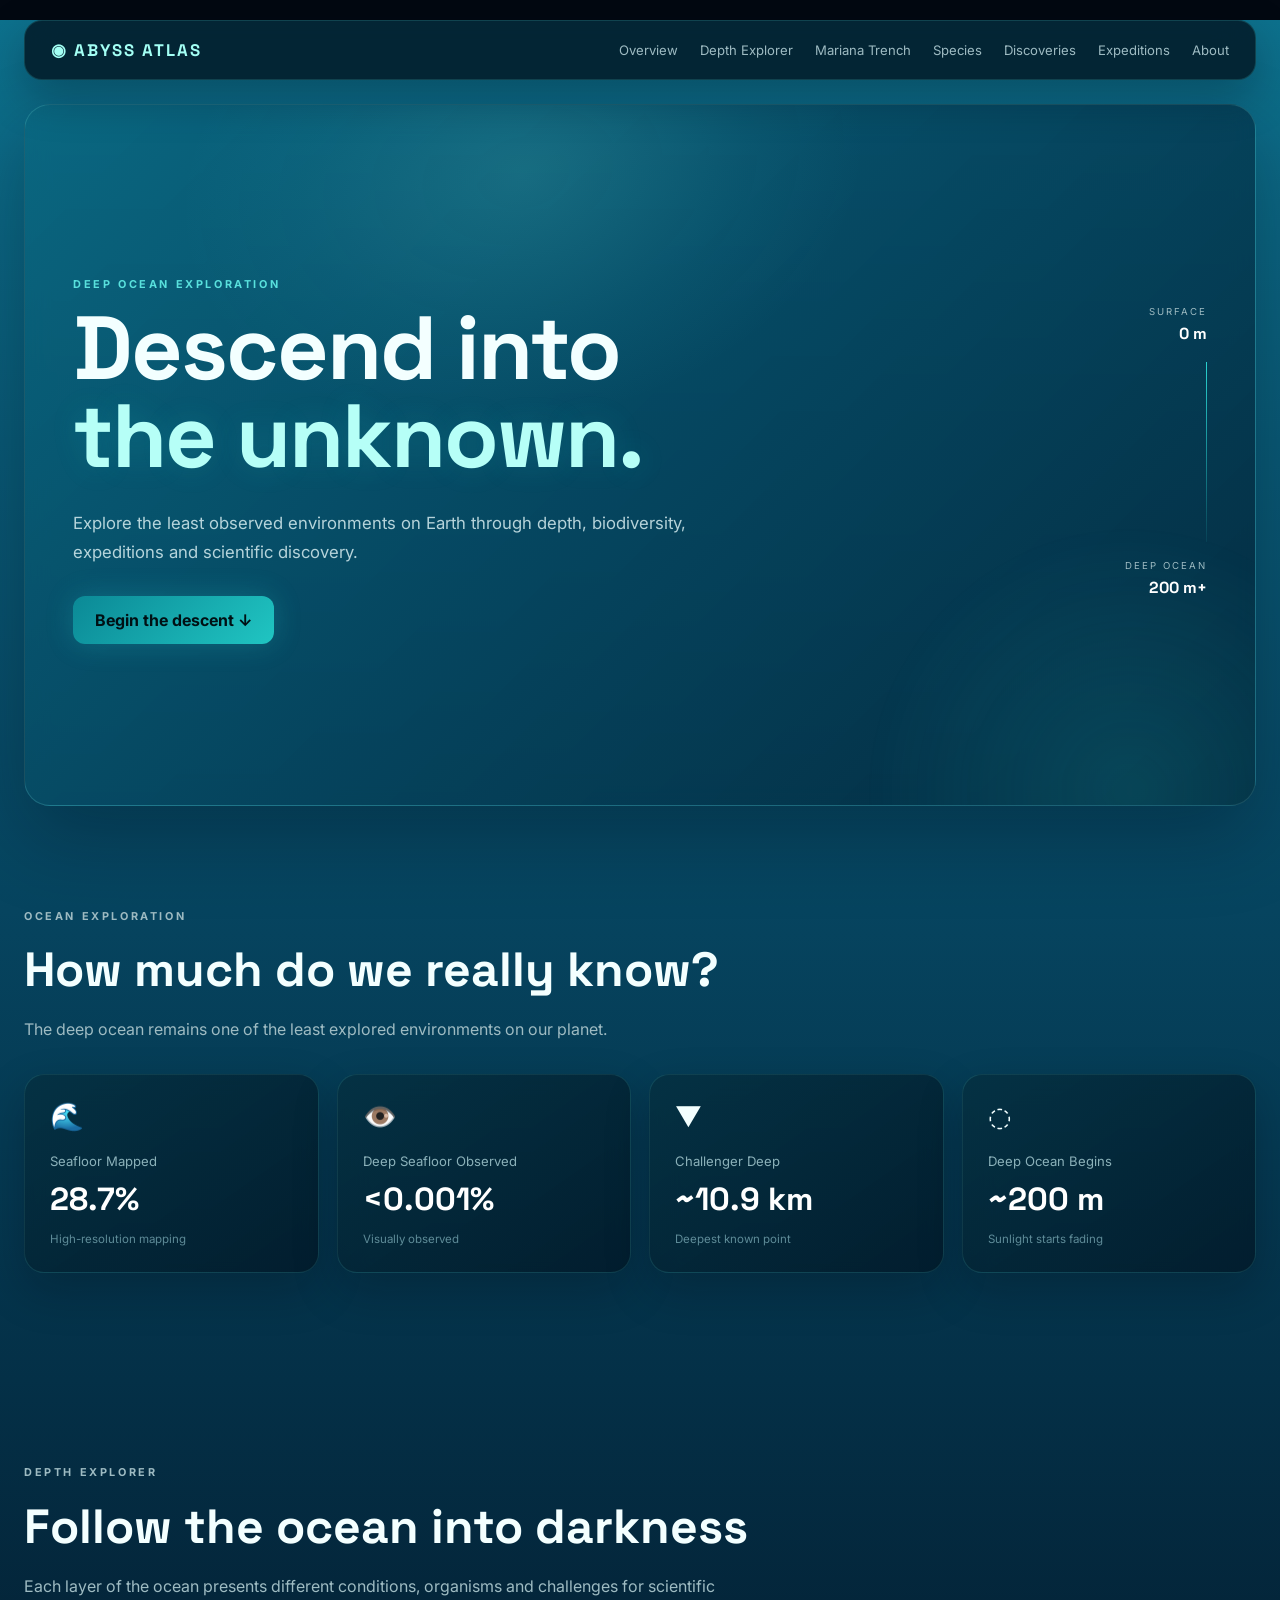
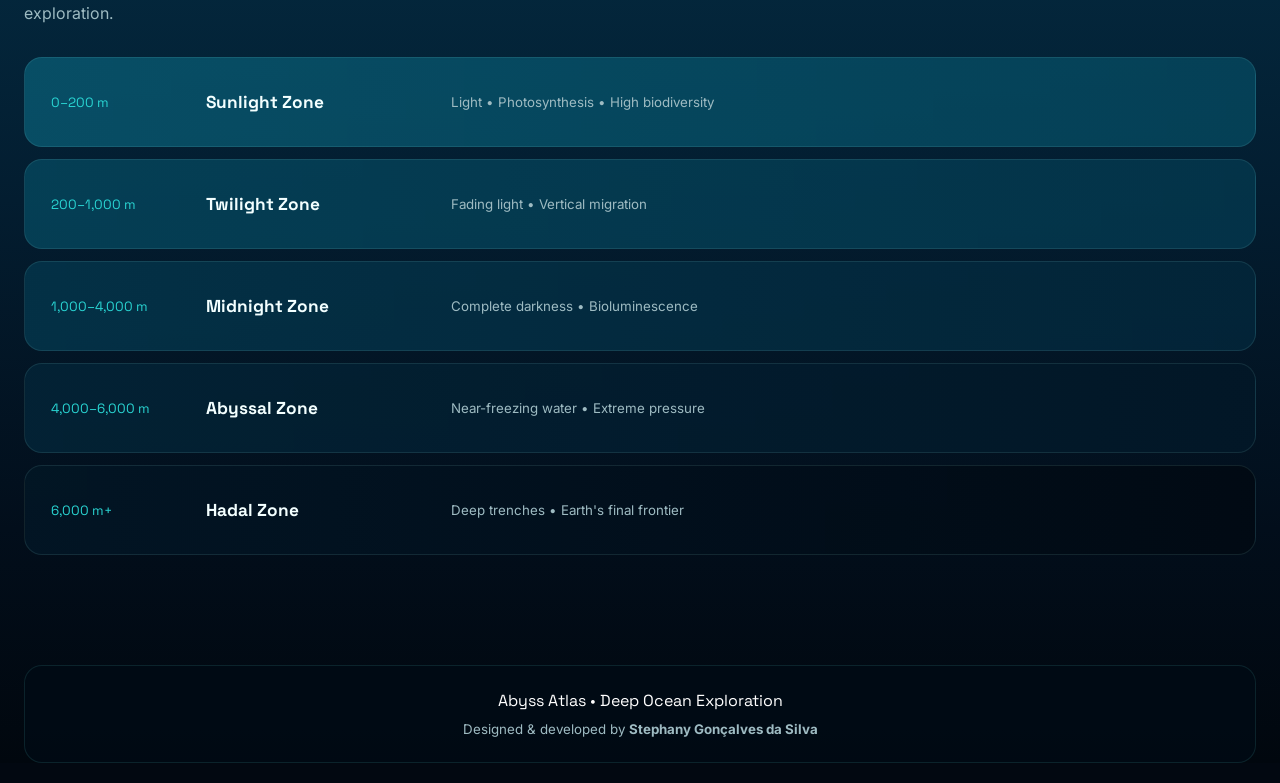
<file: index.html>
<!DOCTYPE html>
<html lang="en">

<head>
    <meta charset="UTF-8">

    <meta
        name="viewport"
        content="width=device-width, initial-scale=1.0"
    >

    <title>Abyss Atlas | Deep Ocean Exploration</title>

    <link
        rel="stylesheet"
        href="css/style.css"
    >
</head>

<body>

    <nav class="navbar">

        <div class="brand">
            ◉ ABYSS ATLAS
        </div>

        <div class="nav-links">

            <a href="index.html">
                Overview
            </a>

            <a href="pages/depth.html">
    Depth Explorer
</a>

            <a href="pages/mariana.html">
    Mariana Trench
</a>

            <a href="pages/species.html">
    Species
</a>

            <a href="pages/discoveries.html">
    Discoveries
</a>

            <a href="pages/expeditions.html">
    Expeditions
</a>

            <a href="pages/about.html">
    About
</a>

        </div>

    </nav>


    <main>

        <section class="hero">

            <div class="hero-content">

                <p class="eyebrow">
                    DEEP OCEAN EXPLORATION
                </p>

                <h1>
                    Descend into
                    <span>the unknown.</span>
                </h1>

                <p class="hero-text">
                    Explore the least observed environments
                    on Earth through depth, biodiversity,
                    expeditions and scientific discovery.
                </p>

                <a
                    href="#overview"
                    class="hero-button"
                >
                    Begin the descent ↓
                </a>

            </div>


            <div class="depth-indicator">

                <span>
                    SURFACE
                </span>

                <strong>
                    0 m
                </strong>

                <div class="depth-line"></div>

                <span>
                    DEEP OCEAN
                </span>

                <strong>
                    200 m+
                </strong>

            </div>

        </section>


        <section
            class="overview"
            id="overview"
        >

            <div class="section-heading">

                <p class="eyebrow">
                    OCEAN EXPLORATION
                </p>

                <h2>
                    How much do we really know?
                </h2>

                <p>
                    The deep ocean remains one of the least
                    explored environments on our planet.
                </p>

            </div>


            <div class="cards">

                <article class="card">

                    <span class="card-icon">
                        🌊
                    </span>

                    <p>
                        Seafloor Mapped
                    </p>

                    <strong>
                        28.7%
                    </strong>

                    <small>
                        High-resolution mapping
                    </small>

                </article>


                <article class="card">

                    <span class="card-icon">
                        👁️
                    </span>

                    <p>
                        Deep Seafloor Observed
                    </p>

                    <strong>
                        &lt;0.001%
                    </strong>

                    <small>
                        Visually observed
                    </small>

                </article>


                <article class="card">

                    <span class="card-icon">
                        ▼
                    </span>

                    <p>
                        Challenger Deep
                    </p>

                    <strong>
                        ~10.9 km
                    </strong>

                    <small>
                        Deepest known point
                    </small>

                </article>


                <article class="card">

                    <span class="card-icon">
                        ◌
                    </span>

                    <p>
                        Deep Ocean Begins
                    </p>

                    <strong>
                        ~200 m
                    </strong>

                    <small>
                        Sunlight starts fading
                    </small>

                </article>

            </div>

        </section>


        <section class="descent-preview">

            <div class="section-heading">

                <p class="eyebrow">
                    DEPTH EXPLORER
                </p>

                <h2>
                    Follow the ocean into darkness
                </h2>

                <p>
                    Each layer of the ocean presents different
                    conditions, organisms and challenges for
                    scientific exploration.
                </p>

            </div>


            <div class="depth-zones">

                <div class="zone zone-sunlight">

                    <span>
                        0–200 m
                    </span>

                    <strong>
                        Sunlight Zone
                    </strong>

                    <small>
                        Light • Photosynthesis • High biodiversity
                    </small>

                </div>


                <div class="zone zone-twilight">

                    <span>
                        200–1,000 m
                    </span>

                    <strong>
                        Twilight Zone
                    </strong>

                    <small>
                        Fading light • Vertical migration
                    </small>

                </div>


                <div class="zone zone-midnight">

                    <span>
                        1,000–4,000 m
                    </span>

                    <strong>
                        Midnight Zone
                    </strong>

                    <small>
                        Complete darkness • Bioluminescence
                    </small>

                </div>


                <div class="zone zone-abyss">

                    <span>
                        4,000–6,000 m
                    </span>

                    <strong>
                        Abyssal Zone
                    </strong>

                    <small>
                        Near-freezing water • Extreme pressure
                    </small>

                </div>


                <div class="zone zone-hadal">

                    <span>
                        6,000 m+
                    </span>

                    <strong>
                        Hadal Zone
                    </strong>

                    <small>
                        Deep trenches • Earth's final frontier
                    </small>

                </div>

            </div>

        </section>

    </main>


    <footer>

        <p>
            Abyss Atlas • Deep Ocean Exploration
        </p>

        <small>
            Designed & developed by
            <strong>
                Stephany Gonçalves da Silva
            </strong>
        </small>

    </footer>

</body>

</html>
</file>
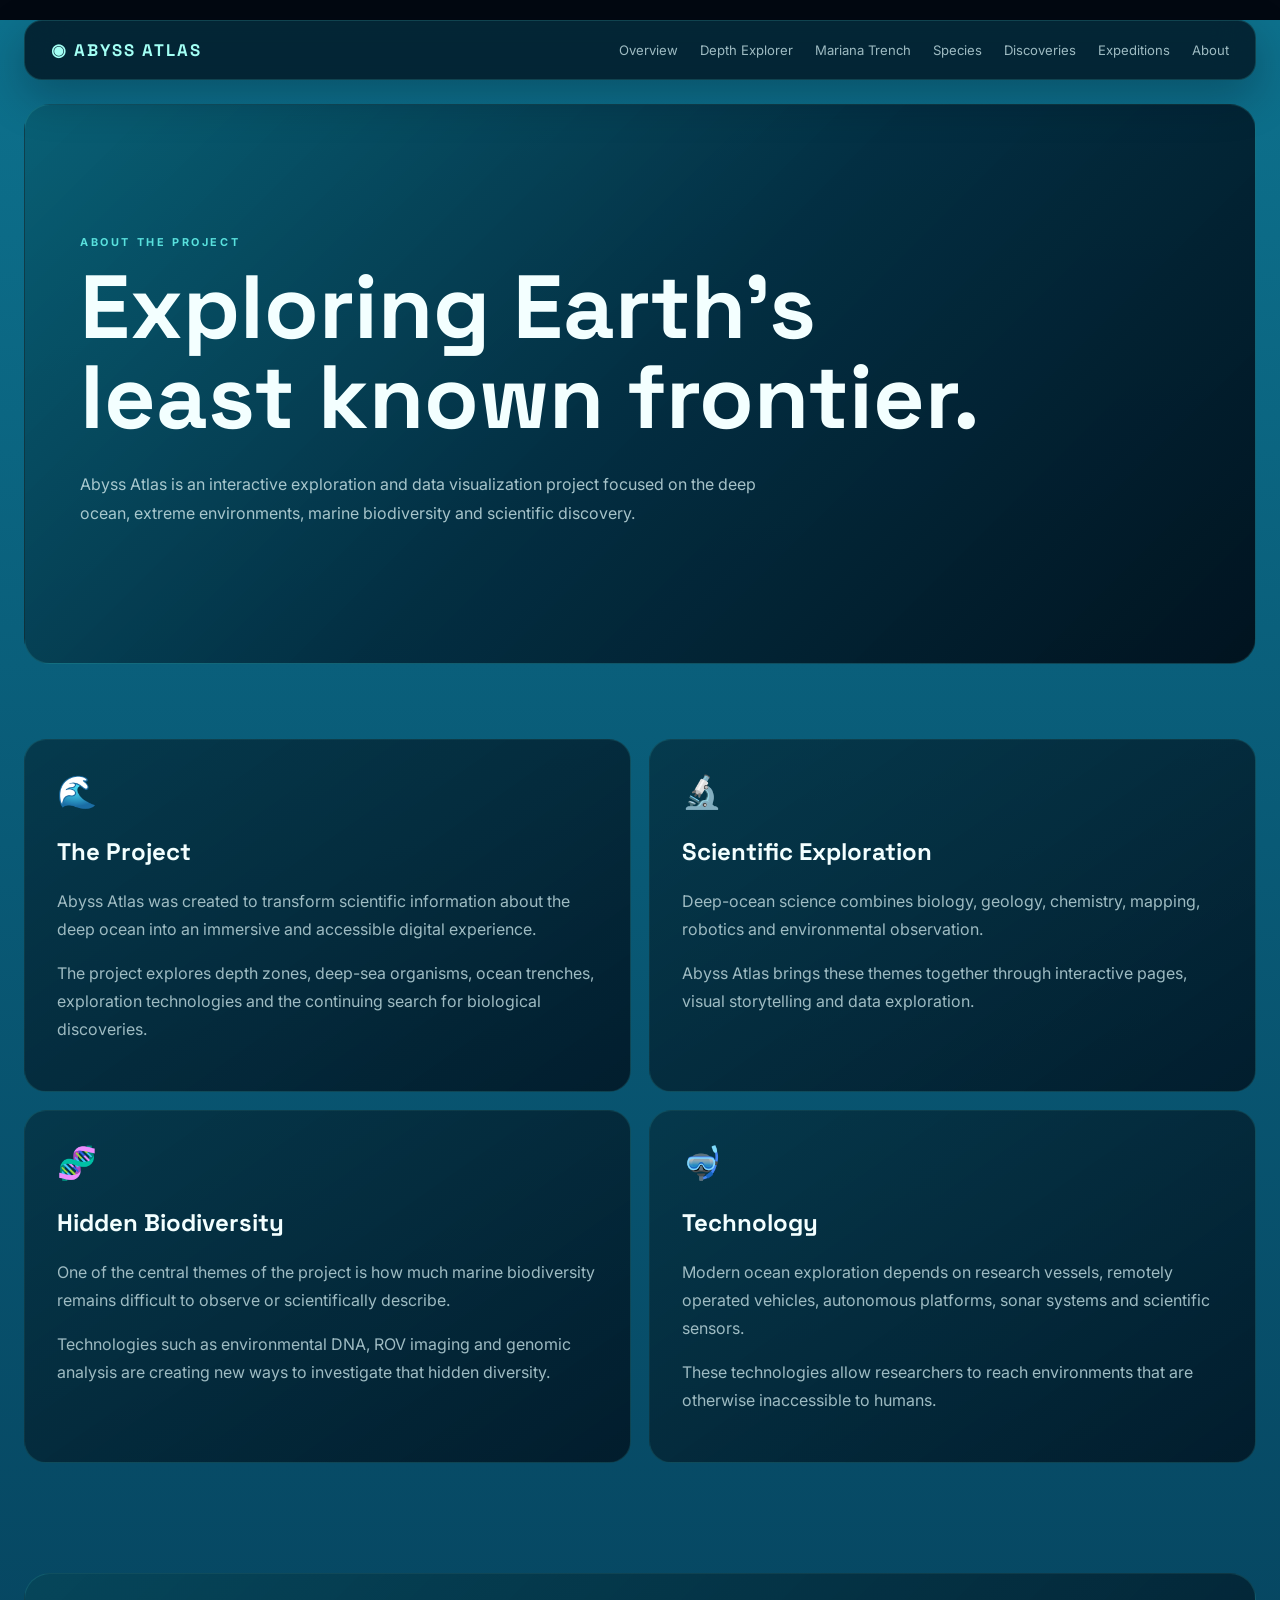
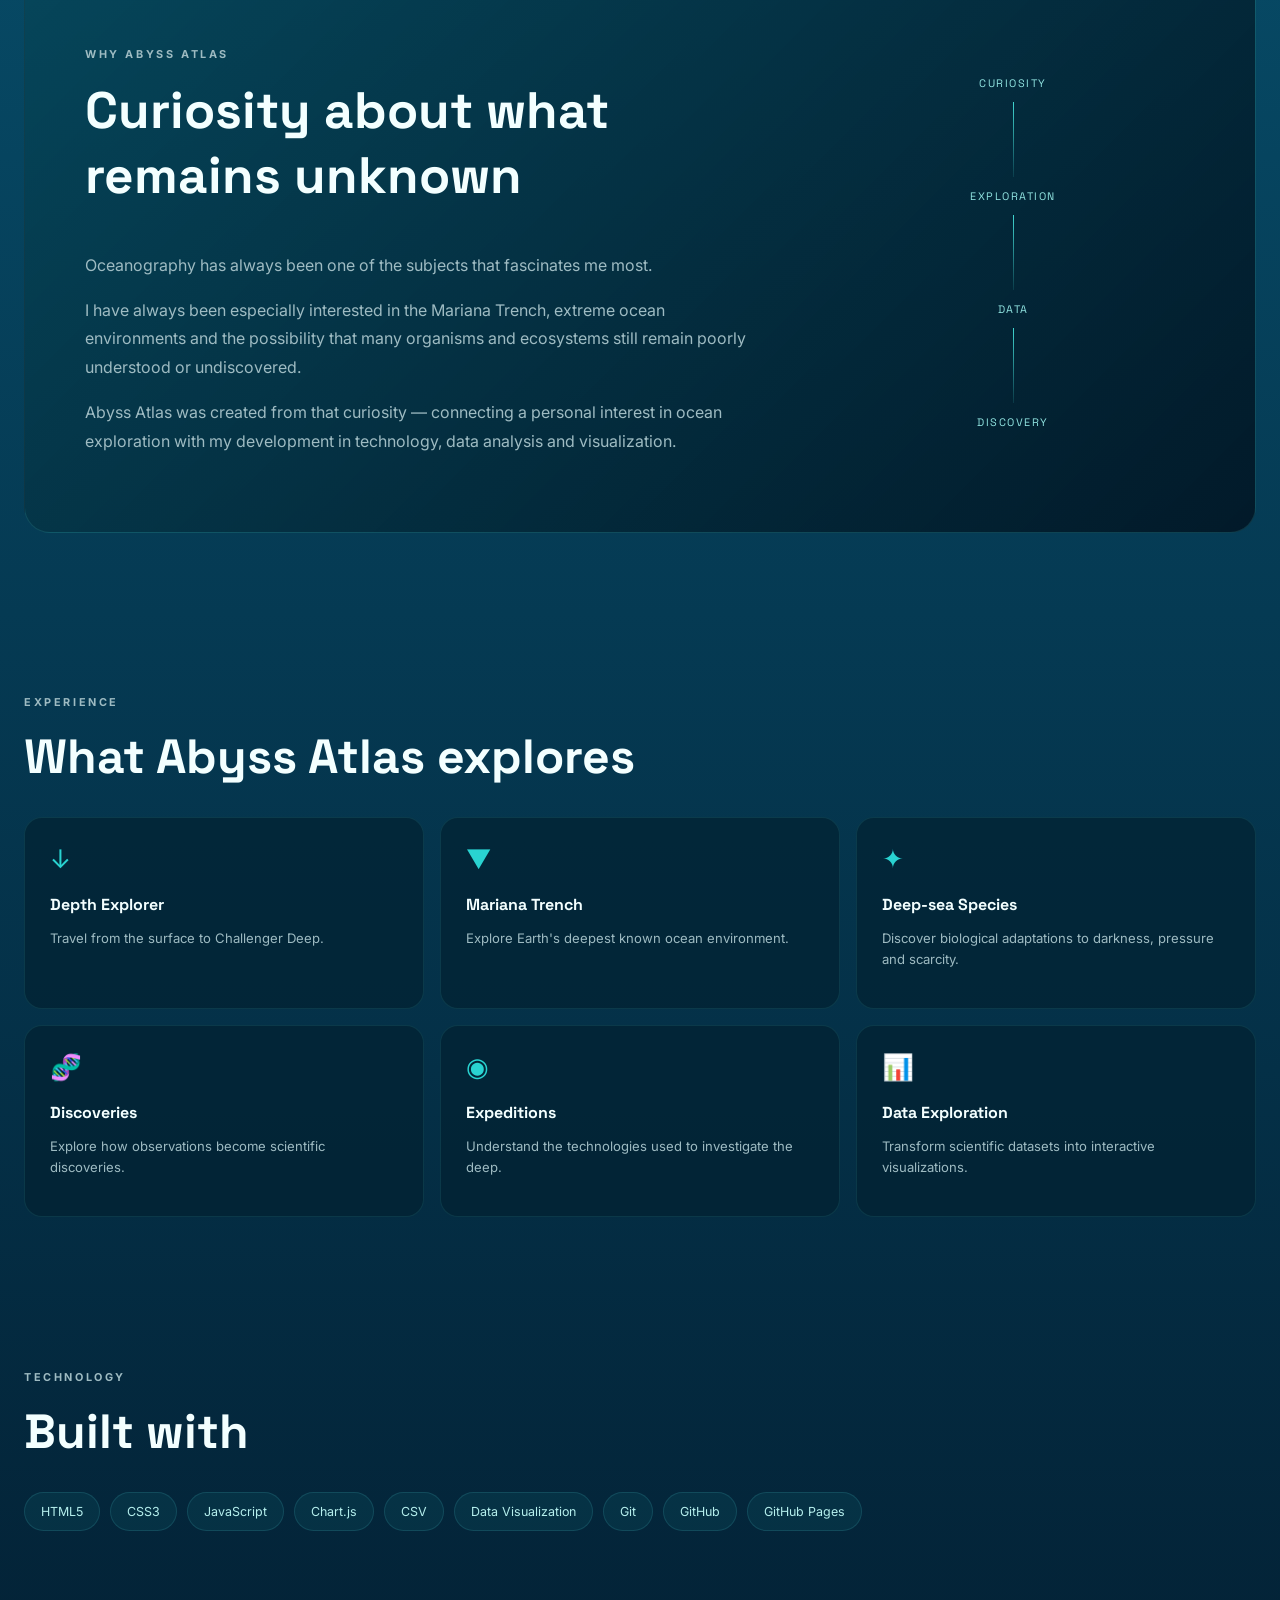
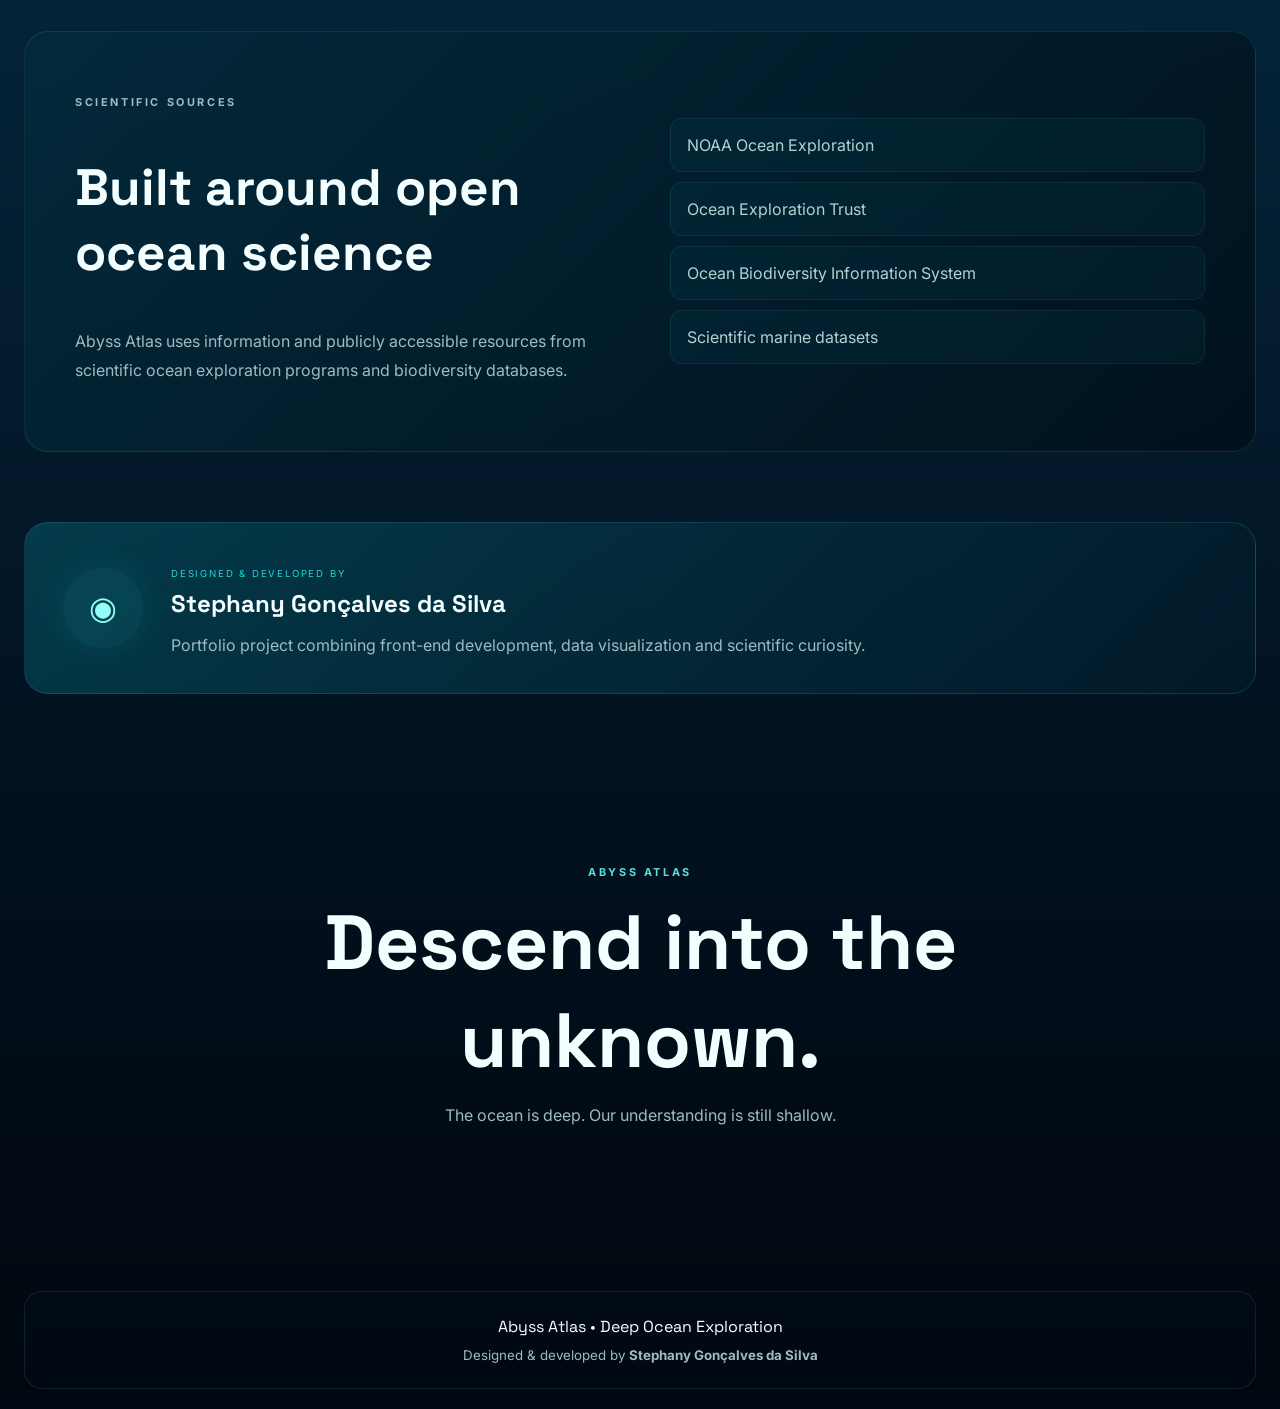
<file: pages/about.html>
<!DOCTYPE html>
<html lang="en">

<head>
    <meta charset="UTF-8">

    <meta
        name="viewport"
        content="width=device-width, initial-scale=1.0"
    >

    <title>About | Abyss Atlas</title>

    <link
        rel="stylesheet"
        href="../css/style.css"
    >
</head>

<body>

    <nav class="navbar">

        <div class="brand">
            ◉ ABYSS ATLAS
        </div>

        <div class="nav-links">

            <a href="../index.html">
                Overview
            </a>

            <a href="depth.html">
                Depth Explorer
            </a>

            <a href="mariana.html">
                Mariana Trench
            </a>

            <a href="species.html">
                Species
            </a>

            <a href="discoveries.html">
                Discoveries
            </a>

            <a href="expeditions.html">
                Expeditions
            </a>

            <a href="about.html">
                About
            </a>

        </div>

    </nav>


    <main>

        <!-- HERO -->

        <section class="about-abyss-hero">

            <p class="eyebrow">
                ABOUT THE PROJECT
            </p>

            <h1>
                Exploring Earth's least known frontier.
            </h1>

            <p>
                Abyss Atlas is an interactive exploration
                and data visualization project focused on
                the deep ocean, extreme environments,
                marine biodiversity and scientific discovery.
            </p>

        </section>


        <!-- PROJECT -->

        <section class="about-abyss-grid">

            <article>

                <span>
                    🌊
                </span>

                <h2>
                    The Project
                </h2>

                <p>
                    Abyss Atlas was created to transform
                    scientific information about the deep
                    ocean into an immersive and accessible
                    digital experience.
                </p>

                <p>
                    The project explores depth zones,
                    deep-sea organisms, ocean trenches,
                    exploration technologies and the
                    continuing search for biological
                    discoveries.
                </p>

            </article>


            <article>

                <span>
                    🔬
                </span>

                <h2>
                    Scientific Exploration
                </h2>

                <p>
                    Deep-ocean science combines biology,
                    geology, chemistry, mapping, robotics
                    and environmental observation.
                </p>

                <p>
                    Abyss Atlas brings these themes together
                    through interactive pages, visual
                    storytelling and data exploration.
                </p>

            </article>


            <article>

                <span>
                    🧬
                </span>

                <h2>
                    Hidden Biodiversity
                </h2>

                <p>
                    One of the central themes of the project
                    is how much marine biodiversity remains
                    difficult to observe or scientifically
                    describe.
                </p>

                <p>
                    Technologies such as environmental DNA,
                    ROV imaging and genomic analysis are
                    creating new ways to investigate that
                    hidden diversity.
                </p>

            </article>


            <article>

                <span>
                    🤿
                </span>

                <h2>
                    Technology
                </h2>

                <p>
                    Modern ocean exploration depends on
                    research vessels, remotely operated
                    vehicles, autonomous platforms,
                    sonar systems and scientific sensors.
                </p>

                <p>
                    These technologies allow researchers
                    to reach environments that are otherwise
                    inaccessible to humans.
                </p>

            </article>

        </section>


        <!-- WHY -->

        <section class="abyss-story">

            <div>

                <p class="eyebrow">
                    WHY ABYSS ATLAS
                </p>

                <h2>
                    Curiosity about what remains unknown
                </h2>

                <p>
                    Oceanography has always been one of
                    the subjects that fascinates me most.
                </p>

                <p>
                    I have always been especially interested
                    in the Mariana Trench, extreme ocean
                    environments and the possibility that
                    many organisms and ecosystems still
                    remain poorly understood or undiscovered.
                </p>

                <p>
                    Abyss Atlas was created from that
                    curiosity — connecting a personal
                    interest in ocean exploration with
                    my development in technology, data
                    analysis and visualization.
                </p>

            </div>


            <div class="story-depth">

                <span>
                    CURIOSITY
                </span>

                <div></div>

                <span>
                    EXPLORATION
                </span>

                <div></div>

                <span>
                    DATA
                </span>

                <div></div>

                <span>
                    DISCOVERY
                </span>

            </div>

        </section>


        <!-- FEATURES -->

        <section class="about-abyss-section">

            <div class="section-heading">

                <p class="eyebrow">
                    EXPERIENCE
                </p>

                <h2>
                    What Abyss Atlas explores
                </h2>

            </div>


            <div class="about-feature-grid">

                <article>

                    <span>↓</span>

                    <strong>
                        Depth Explorer
                    </strong>

                    <p>
                        Travel from the surface
                        to Challenger Deep.
                    </p>

                </article>


                <article>

                    <span>▼</span>

                    <strong>
                        Mariana Trench
                    </strong>

                    <p>
                        Explore Earth's deepest
                        known ocean environment.
                    </p>

                </article>


                <article>

                    <span>✦</span>

                    <strong>
                        Deep-sea Species
                    </strong>

                    <p>
                        Discover biological
                        adaptations to darkness,
                        pressure and scarcity.
                    </p>

                </article>


                <article>

                    <span>🧬</span>

                    <strong>
                        Discoveries
                    </strong>

                    <p>
                        Explore how observations
                        become scientific discoveries.
                    </p>

                </article>


                <article>

                    <span>◉</span>

                    <strong>
                        Expeditions
                    </strong>

                    <p>
                        Understand the technologies
                        used to investigate the deep.
                    </p>

                </article>


                <article>

                    <span>📊</span>

                    <strong>
                        Data Exploration
                    </strong>

                    <p>
                        Transform scientific datasets
                        into interactive visualizations.
                    </p>

                </article>

            </div>

        </section>


        <!-- TECHNOLOGIES -->

        <section class="about-abyss-section">

            <div class="section-heading">

                <p class="eyebrow">
                    TECHNOLOGY
                </p>

                <h2>
                    Built with
                </h2>

            </div>


            <div class="abyss-tech-list">

                <span>HTML5</span>
                <span>CSS3</span>
                <span>JavaScript</span>
                <span>Chart.js</span>
                <span>CSV</span>
                <span>Data Visualization</span>
                <span>Git</span>
                <span>GitHub</span>
                <span>GitHub Pages</span>

            </div>

        </section>


        <!-- DATA SOURCES -->

        <section class="abyss-sources">

            <div>

                <p class="eyebrow">
                    SCIENTIFIC SOURCES
                </p>

                <h2>
                    Built around open ocean science
                </h2>

                <p>
                    Abyss Atlas uses information and
                    publicly accessible resources from
                    scientific ocean exploration programs
                    and biodiversity databases.
                </p>

            </div>


            <div class="source-list">

                <span>
                    NOAA Ocean Exploration
                </span>

                <span>
                    Ocean Exploration Trust
                </span>

                <span>
                    Ocean Biodiversity Information System
                </span>

                <span>
                    Scientific marine datasets
                </span>

            </div>

        </section>


        <!-- AUTHOR -->

        <section class="abyss-author">

            <div class="author-symbol">
                ◉
            </div>

            <div>

                <small>
                    DESIGNED & DEVELOPED BY
                </small>

                <h2>
                    Stephany Gonçalves da Silva
                </h2>

                <p>
                    Portfolio project combining
                    front-end development, data
                    visualization and scientific
                    curiosity.
                </p>

            </div>

        </section>


        <!-- END -->

        <section class="about-abyss-ending">

            <p class="eyebrow">
                ABYSS ATLAS
            </p>

            <h2>
                Descend into the unknown.
            </h2>

            <p>
                The ocean is deep.
                Our understanding is still shallow.
            </p>

        </section>

    </main>


    <footer>

        <p>
            Abyss Atlas • Deep Ocean Exploration
        </p>

        <small>
            Designed & developed by
            <strong>
                Stephany Gonçalves da Silva
            </strong>
        </small>

    </footer>

</body>

</html>
</file>
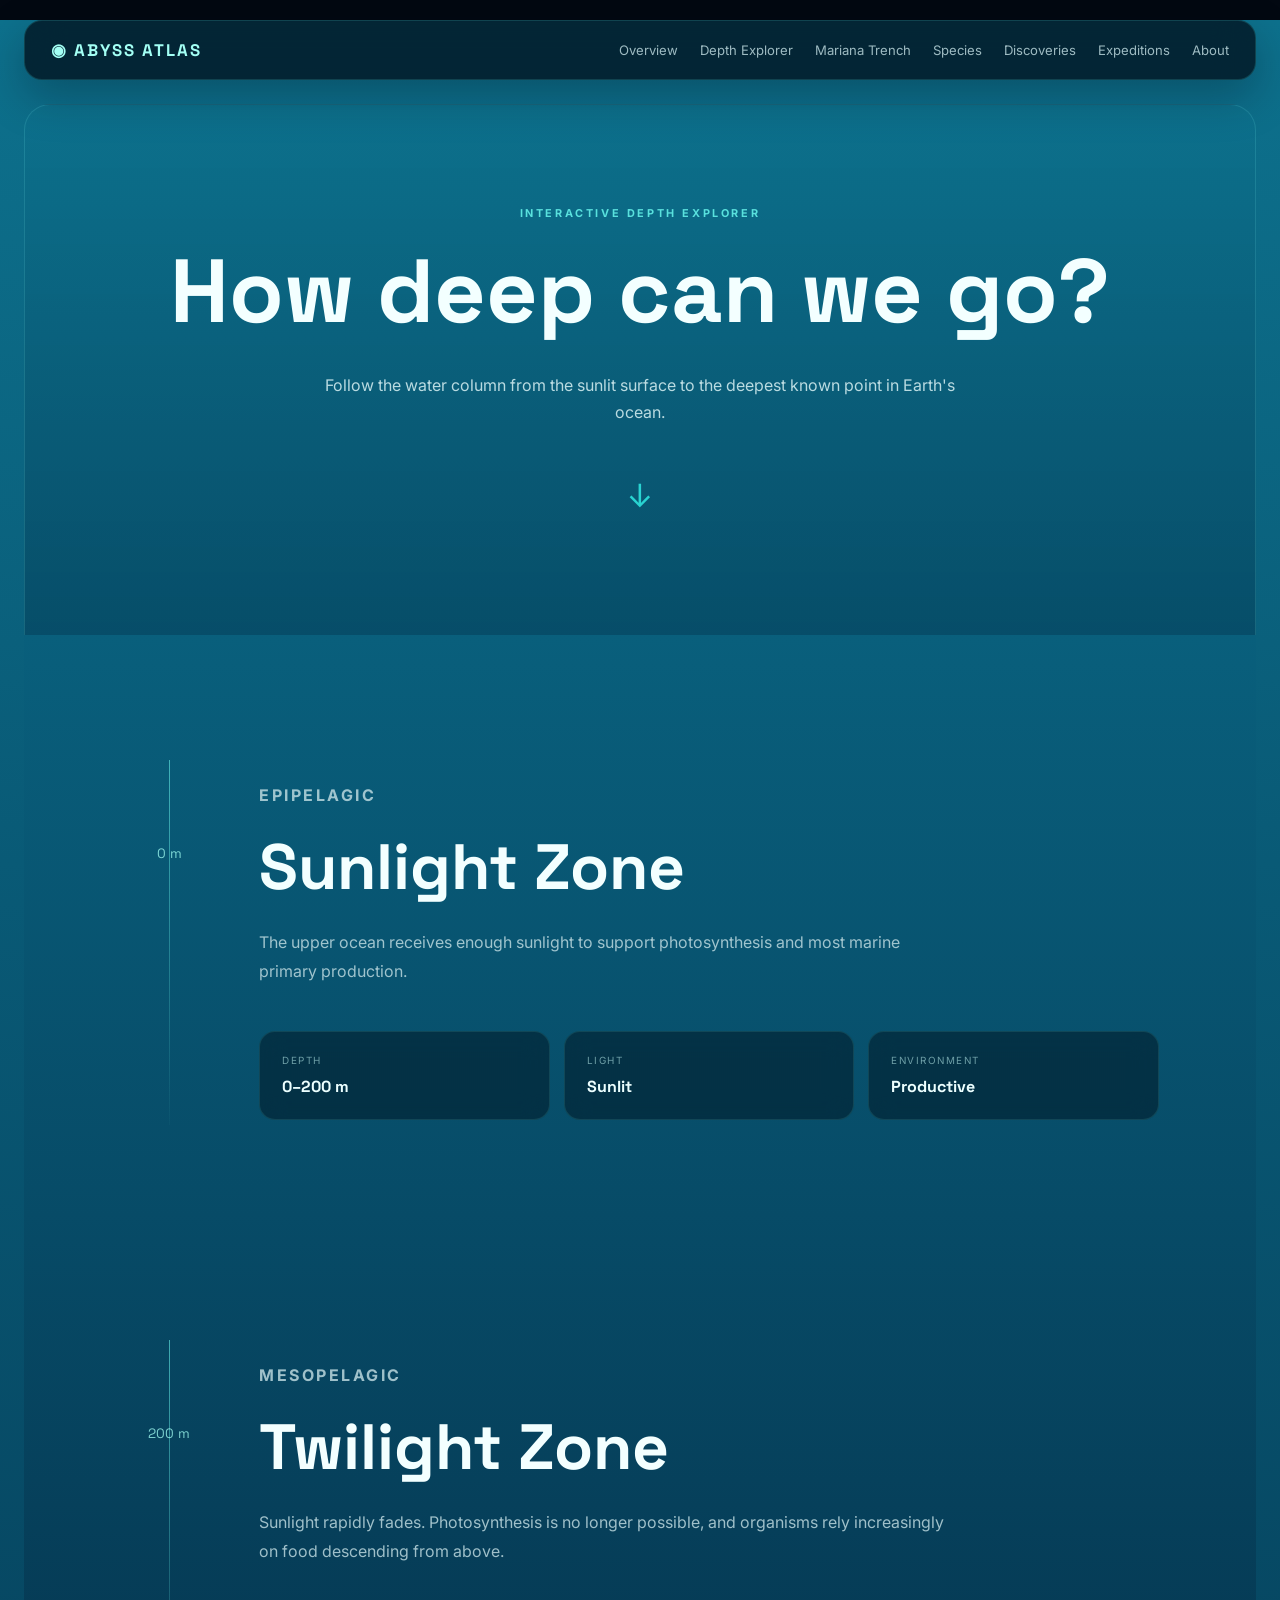
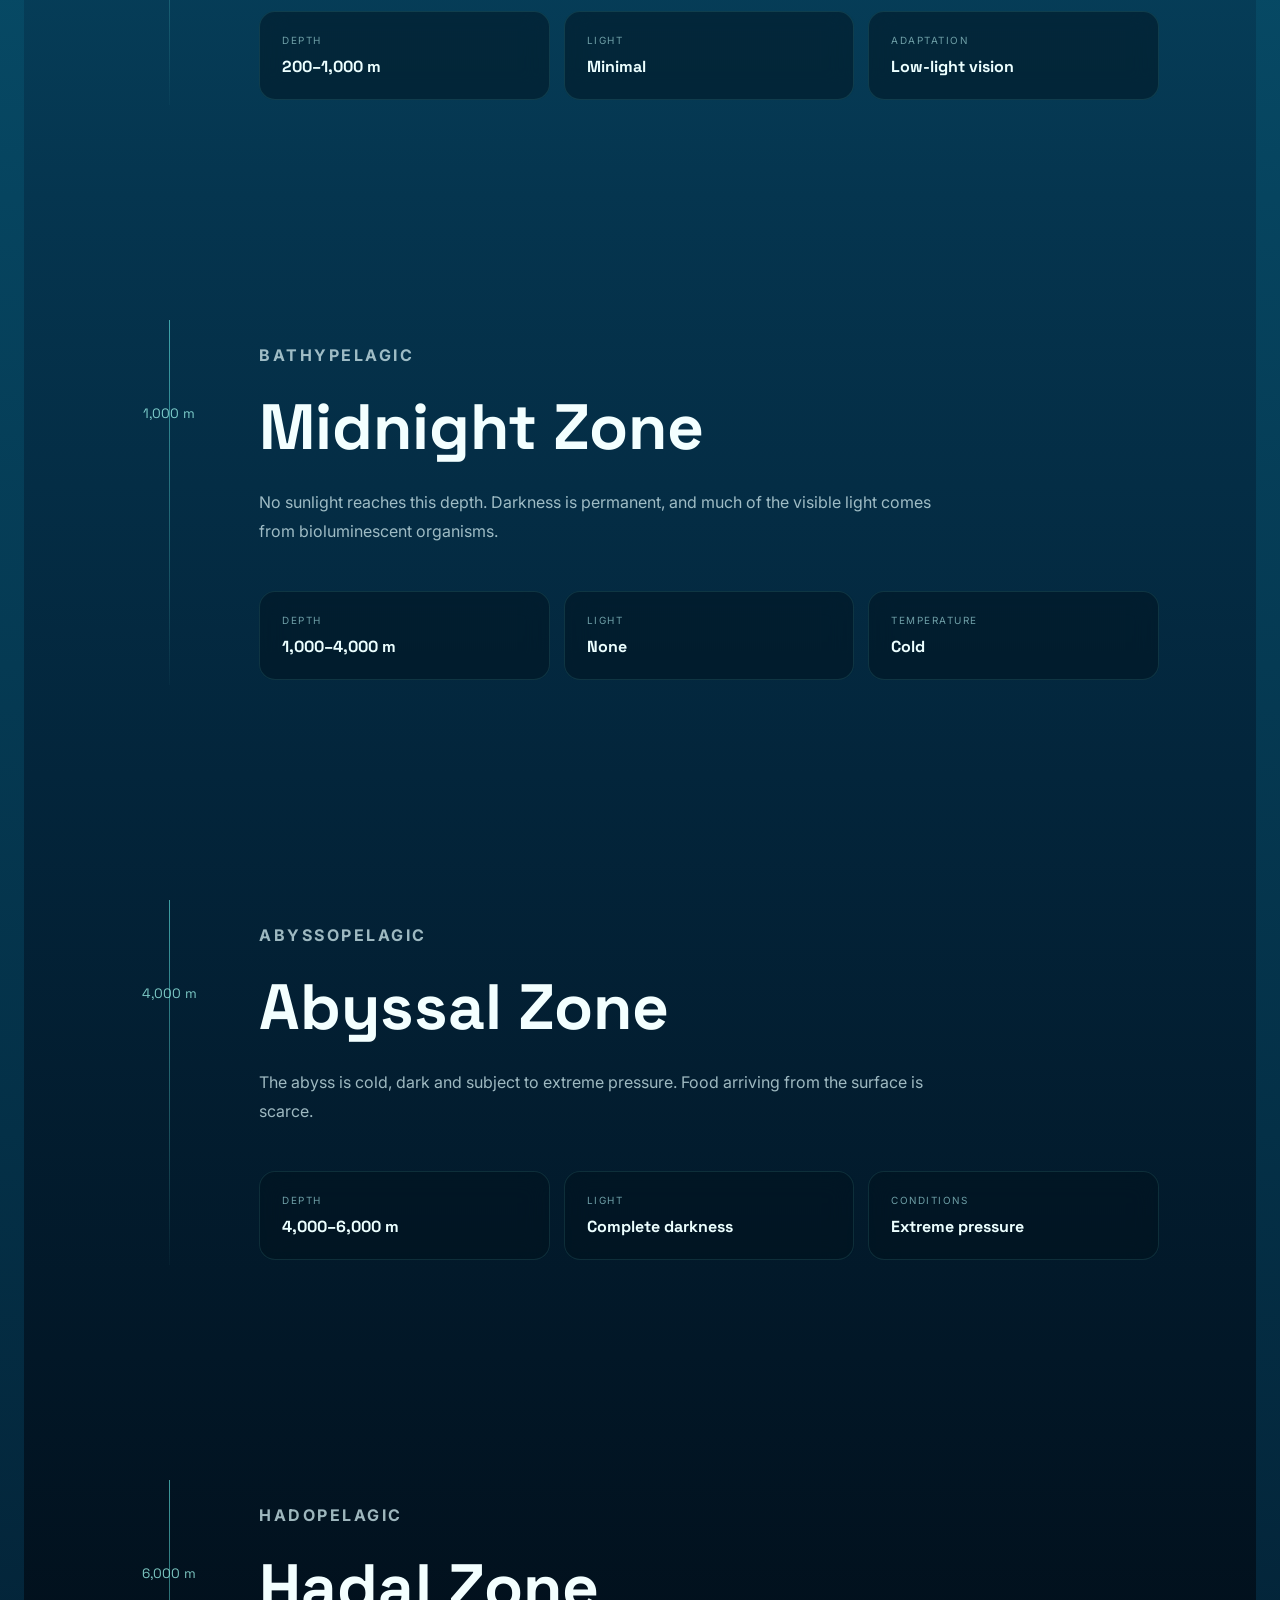
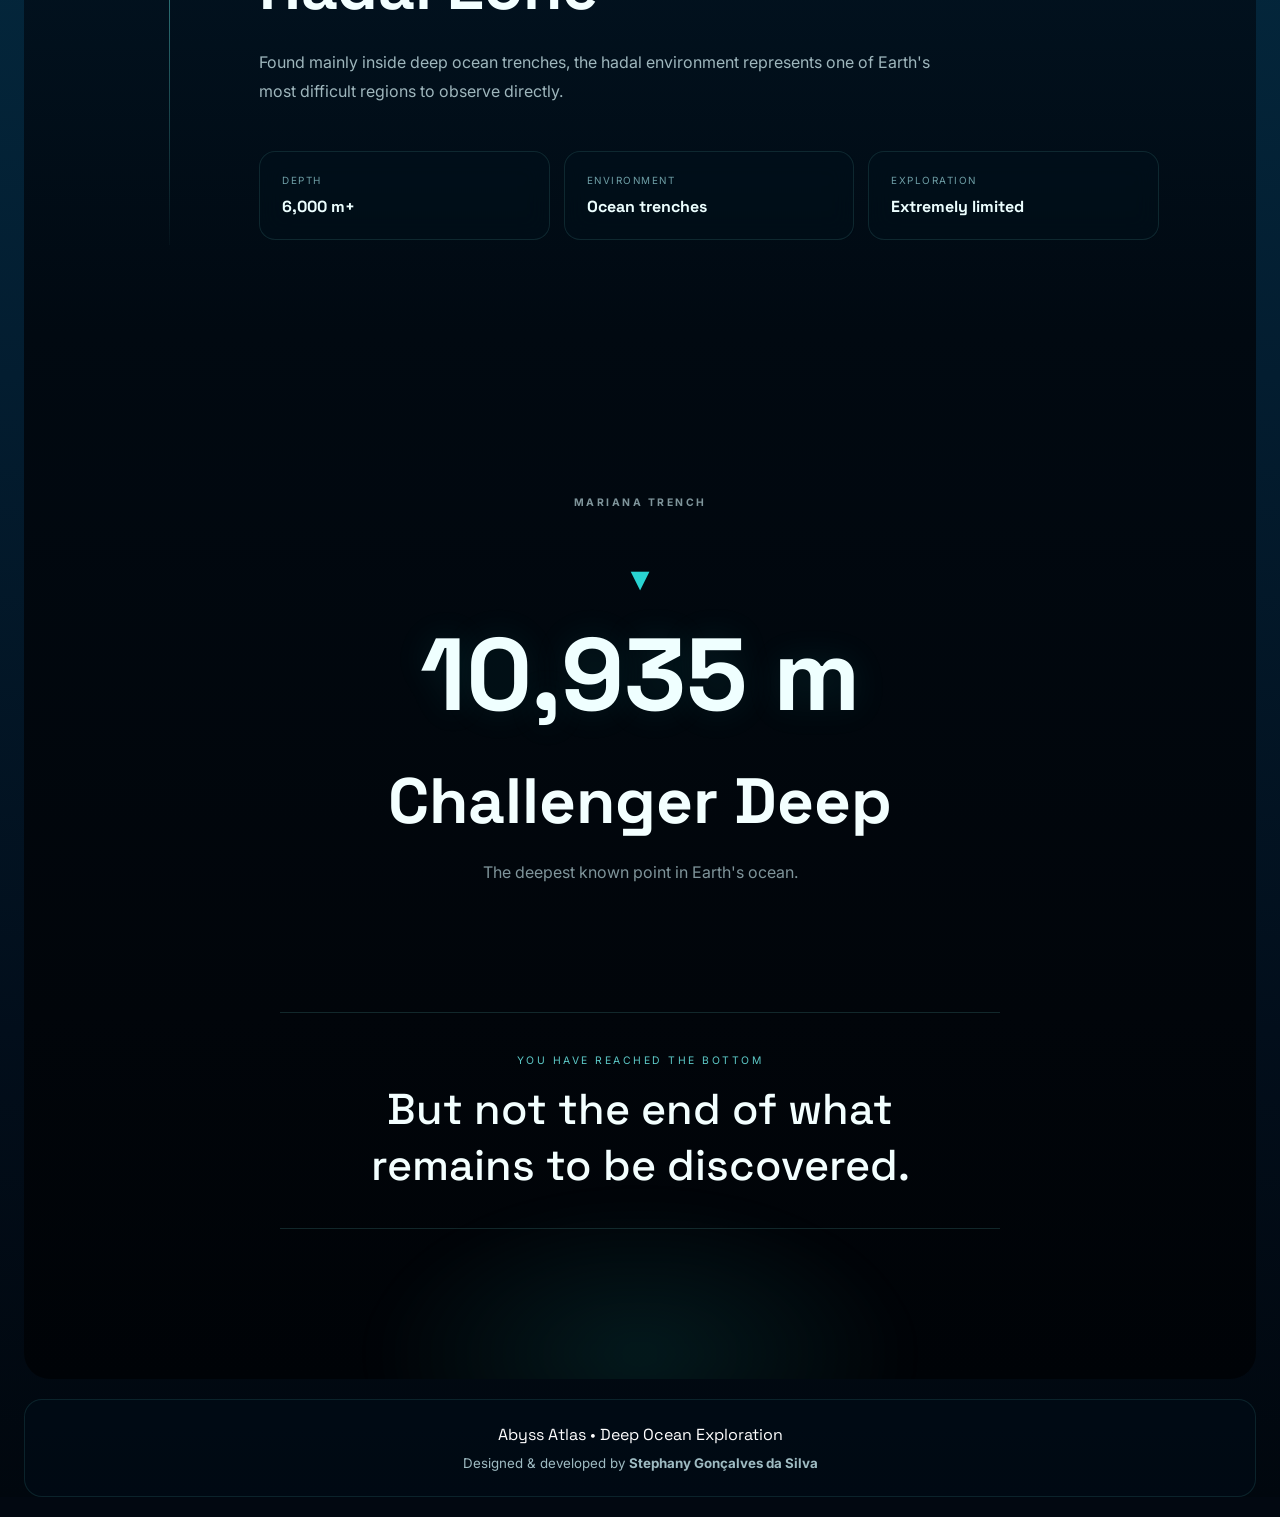
<file: pages/depth.html>
<!DOCTYPE html>
<html lang="en">

<head>
    <meta charset="UTF-8">

    <meta
        name="viewport"
        content="width=device-width, initial-scale=1.0"
    >

    <title>Depth Explorer | Abyss Atlas</title>

    <link
        rel="stylesheet"
        href="../css/style.css"
    >
</head>

<body class="depth-page">

    <nav class="navbar">

        <div class="brand">
            ◉ ABYSS ATLAS
        </div>

        <div class="nav-links">

            <a href="../index.html">
                Overview
            </a>

            <a href="depth.html">
                Depth Explorer
            </a>

            <a href="mariana.html">
    Mariana Trench
</a>

            <a href="species.html">
    Species
</a>

            <a href="discoveries.html">
    Discoveries
</a>

            <a href="expeditions.html">
    Expeditions
</a>

            <a href="about.html">
    About
</a>

        </div>

    </nav>


    <main class="depth-main">

        <section class="depth-hero">

            <p class="eyebrow">
                INTERACTIVE DEPTH EXPLORER
            </p>

            <h1>
                How deep can we go?
            </h1>

            <p>
                Follow the water column from the sunlit
                surface to the deepest known point
                in Earth's ocean.
            </p>

            <div class="descent-arrow">
                ↓
            </div>

        </section>


        <!-- =========================
             SUNLIGHT
        ========================== -->

        <section class="depth-section sunlight-section">

            <div class="depth-marker">

                <span>
                    0 m
                </span>

                <div class="marker-line"></div>

            </div>


            <div class="depth-content">

                <p class="zone-label">
                    EPIPELAGIC
                </p>

                <h2>
                    Sunlight Zone
                </h2>

                <p>
                    The upper ocean receives enough sunlight
                    to support photosynthesis and most marine
                    primary production.
                </p>


                <div class="depth-facts">

                    <article>

                        <small>
                            DEPTH
                        </small>

                        <strong>
                            0–200 m
                        </strong>

                    </article>


                    <article>

                        <small>
                            LIGHT
                        </small>

                        <strong>
                            Sunlit
                        </strong>

                    </article>


                    <article>

                        <small>
                            ENVIRONMENT
                        </small>

                        <strong>
                            Productive
                        </strong>

                    </article>

                </div>

            </div>

        </section>


        <!-- =========================
             TWILIGHT
        ========================== -->

        <section class="depth-section twilight-section">

            <div class="depth-marker">

                <span>
                    200 m
                </span>

                <div class="marker-line"></div>

            </div>


            <div class="depth-content">

                <p class="zone-label">
                    MESOPELAGIC
                </p>

                <h2>
                    Twilight Zone
                </h2>

                <p>
                    Sunlight rapidly fades. Photosynthesis
                    is no longer possible, and organisms
                    rely increasingly on food descending
                    from above.
                </p>


                <div class="depth-facts">

                    <article>

                        <small>
                            DEPTH
                        </small>

                        <strong>
                            200–1,000 m
                        </strong>

                    </article>


                    <article>

                        <small>
                            LIGHT
                        </small>

                        <strong>
                            Minimal
                        </strong>

                    </article>


                    <article>

                        <small>
                            ADAPTATION
                        </small>

                        <strong>
                            Low-light vision
                        </strong>

                    </article>

                </div>

            </div>

        </section>


        <!-- =========================
             MIDNIGHT
        ========================== -->

        <section class="depth-section midnight-section">

            <div class="depth-marker">

                <span>
                    1,000 m
                </span>

                <div class="marker-line"></div>

            </div>


            <div class="depth-content">

                <p class="zone-label">
                    BATHYPELAGIC
                </p>

                <h2>
                    Midnight Zone
                </h2>

                <p>
                    No sunlight reaches this depth.
                    Darkness is permanent, and much of
                    the visible light comes from
                    bioluminescent organisms.
                </p>


                <div class="depth-facts">

                    <article>

                        <small>
                            DEPTH
                        </small>

                        <strong>
                            1,000–4,000 m
                        </strong>

                    </article>


                    <article>

                        <small>
                            LIGHT
                        </small>

                        <strong>
                            None
                        </strong>

                    </article>


                    <article>

                        <small>
                            TEMPERATURE
                        </small>

                        <strong>
                            Cold
                        </strong>

                    </article>

                </div>

            </div>

        </section>


        <!-- =========================
             ABYSSAL
        ========================== -->

        <section class="depth-section abyssal-section">

            <div class="depth-marker">

                <span>
                    4,000 m
                </span>

                <div class="marker-line"></div>

            </div>


            <div class="depth-content">

                <p class="zone-label">
                    ABYSSOPELAGIC
                </p>

                <h2>
                    Abyssal Zone
                </h2>

                <p>
                    The abyss is cold, dark and subject
                    to extreme pressure. Food arriving
                    from the surface is scarce.
                </p>


                <div class="depth-facts">

                    <article>

                        <small>
                            DEPTH
                        </small>

                        <strong>
                            4,000–6,000 m
                        </strong>

                    </article>


                    <article>

                        <small>
                            LIGHT
                        </small>

                        <strong>
                            Complete darkness
                        </strong>

                    </article>


                    <article>

                        <small>
                            CONDITIONS
                        </small>

                        <strong>
                            Extreme pressure
                        </strong>

                    </article>

                </div>

            </div>

        </section>


        <!-- =========================
             HADAL
        ========================== -->

        <section class="depth-section hadal-section">

            <div class="depth-marker">

                <span>
                    6,000 m
                </span>

                <div class="marker-line"></div>

            </div>


            <div class="depth-content">

                <p class="zone-label">
                    HADOPELAGIC
                </p>

                <h2>
                    Hadal Zone
                </h2>

                <p>
                    Found mainly inside deep ocean
                    trenches, the hadal environment
                    represents one of Earth's most
                    difficult regions to observe directly.
                </p>


                <div class="depth-facts">

                    <article>

                        <small>
                            DEPTH
                        </small>

                        <strong>
                            6,000 m+
                        </strong>

                    </article>


                    <article>

                        <small>
                            ENVIRONMENT
                        </small>

                        <strong>
                            Ocean trenches
                        </strong>

                    </article>


                    <article>

                        <small>
                            EXPLORATION
                        </small>

                        <strong>
                            Extremely limited
                        </strong>

                    </article>

                </div>

            </div>

        </section>


        <!-- =========================
             CHALLENGER DEEP
        ========================== -->

        <section class="challenger-section">

            <div class="challenger-glow"></div>


            <p class="zone-label">
                MARIANA TRENCH
            </p>


            <div class="challenger-depth">

                <span>
                    ▼
                </span>

                <strong>
                    10,935 m
                </strong>

            </div>


            <h2>
                Challenger Deep
            </h2>


            <p>
                The deepest known point in Earth's ocean.
            </p>


            <div class="bottom-message">

                <span>
                    YOU HAVE REACHED THE BOTTOM
                </span>

                <h3>
                    But not the end of what remains
                    to be discovered.
                </h3>

            </div>

        </section>

    </main>


    <footer>

        <p>
            Abyss Atlas • Deep Ocean Exploration
        </p>

        <small>
            Designed & developed by
            <strong>
                Stephany Gonçalves da Silva
            </strong>
        </small>

    </footer>

</body>

</html>
</file>
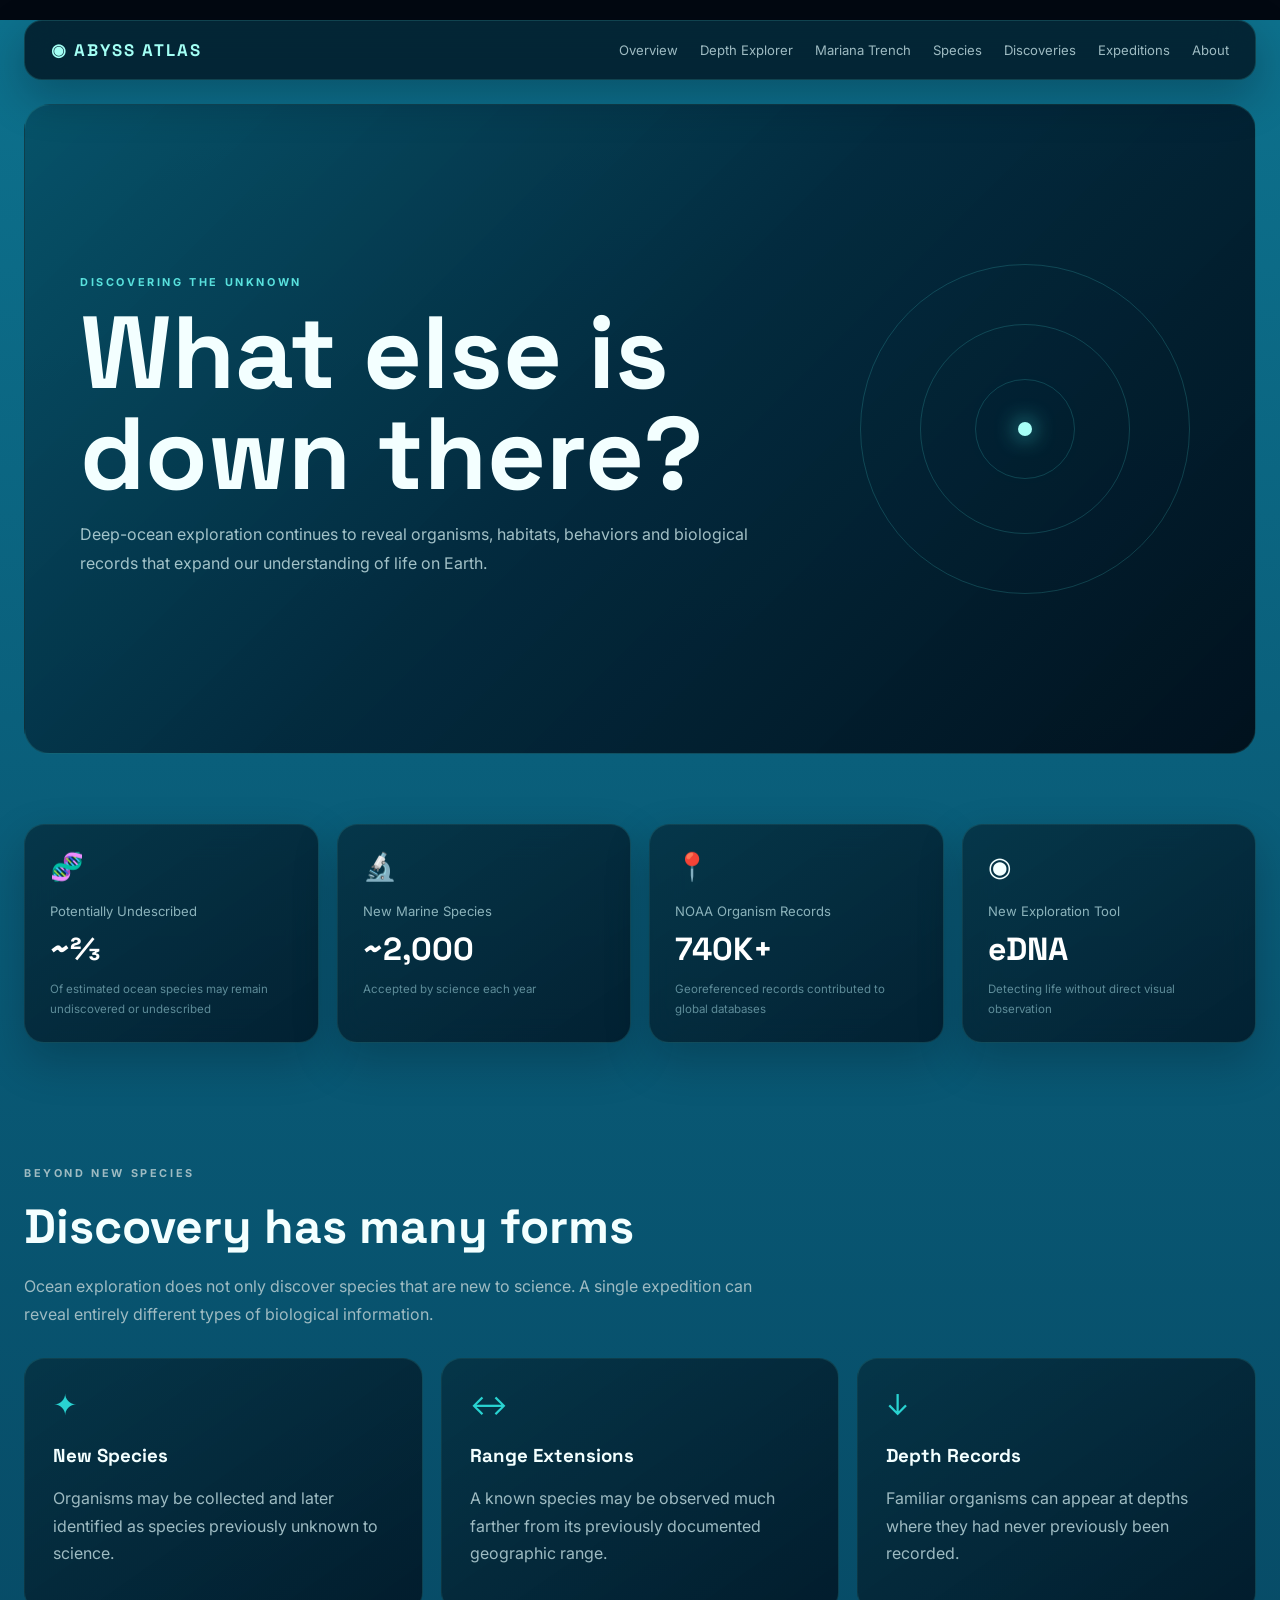
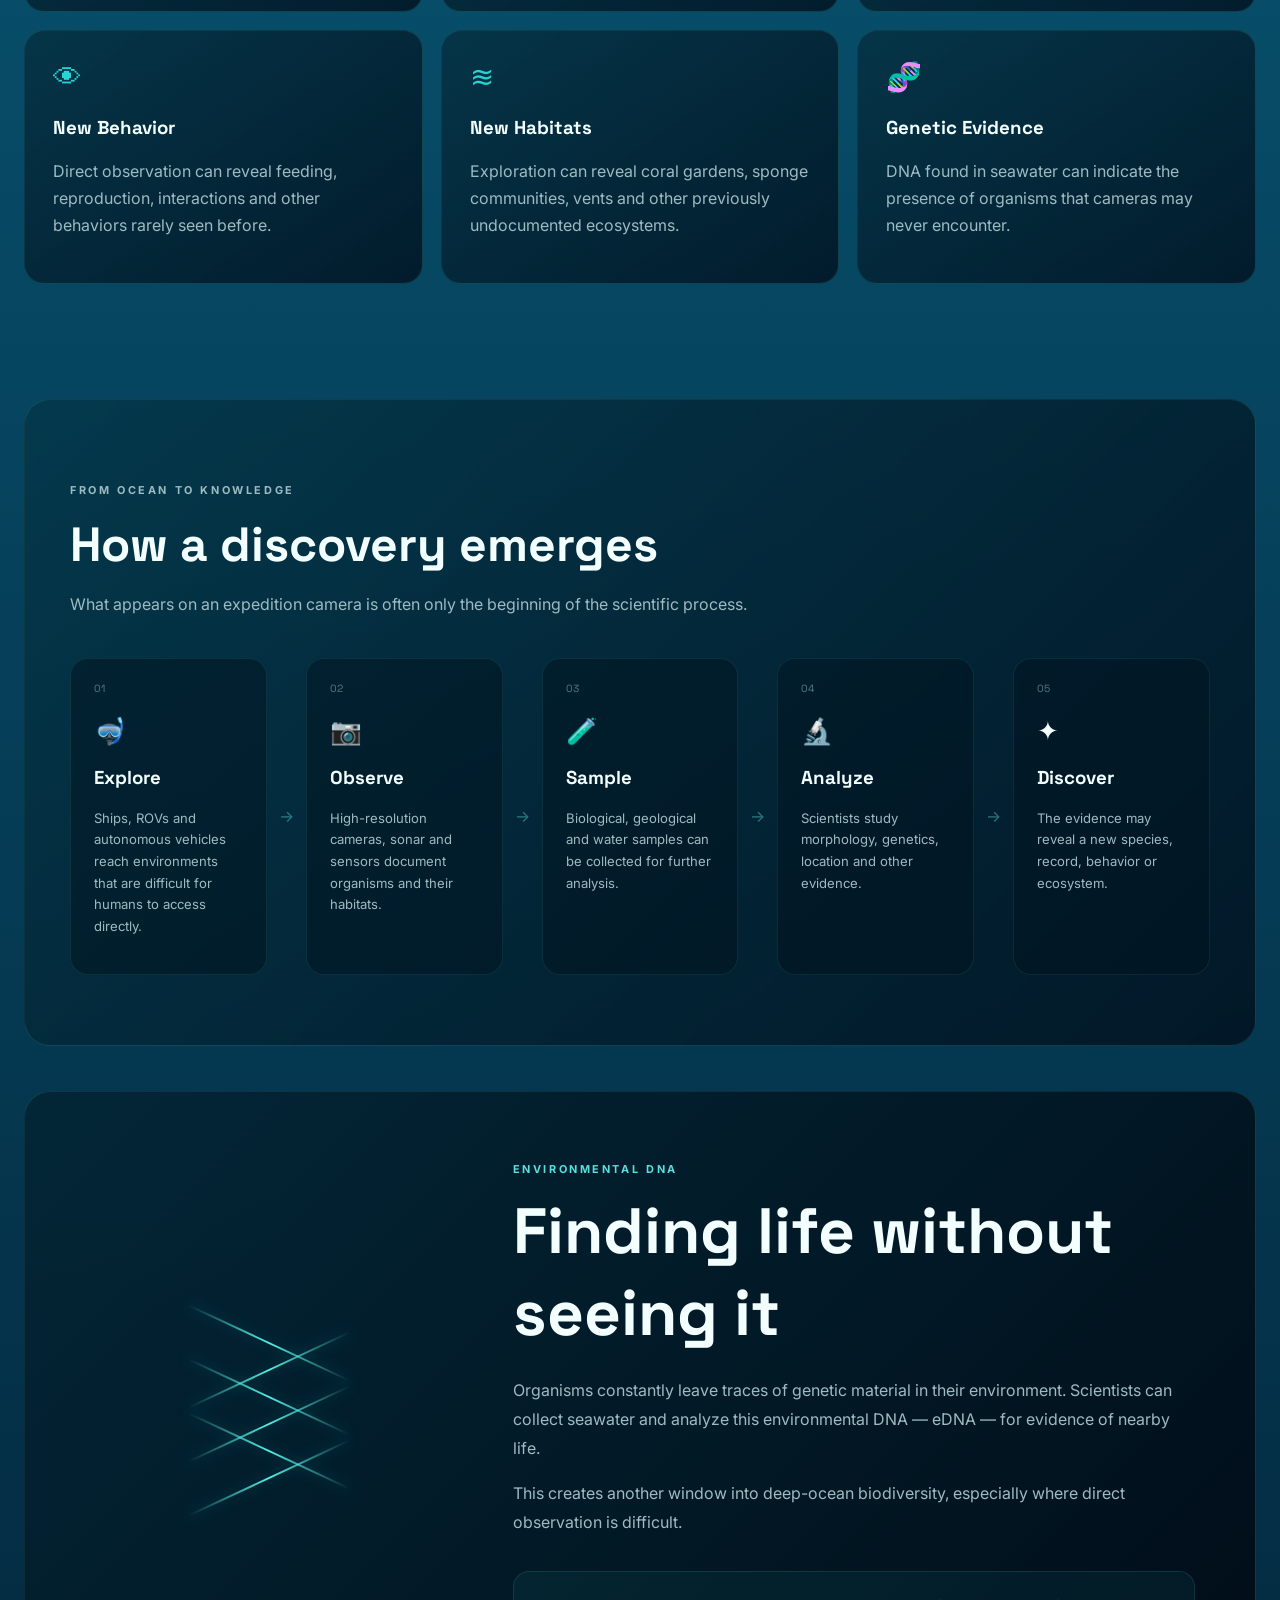
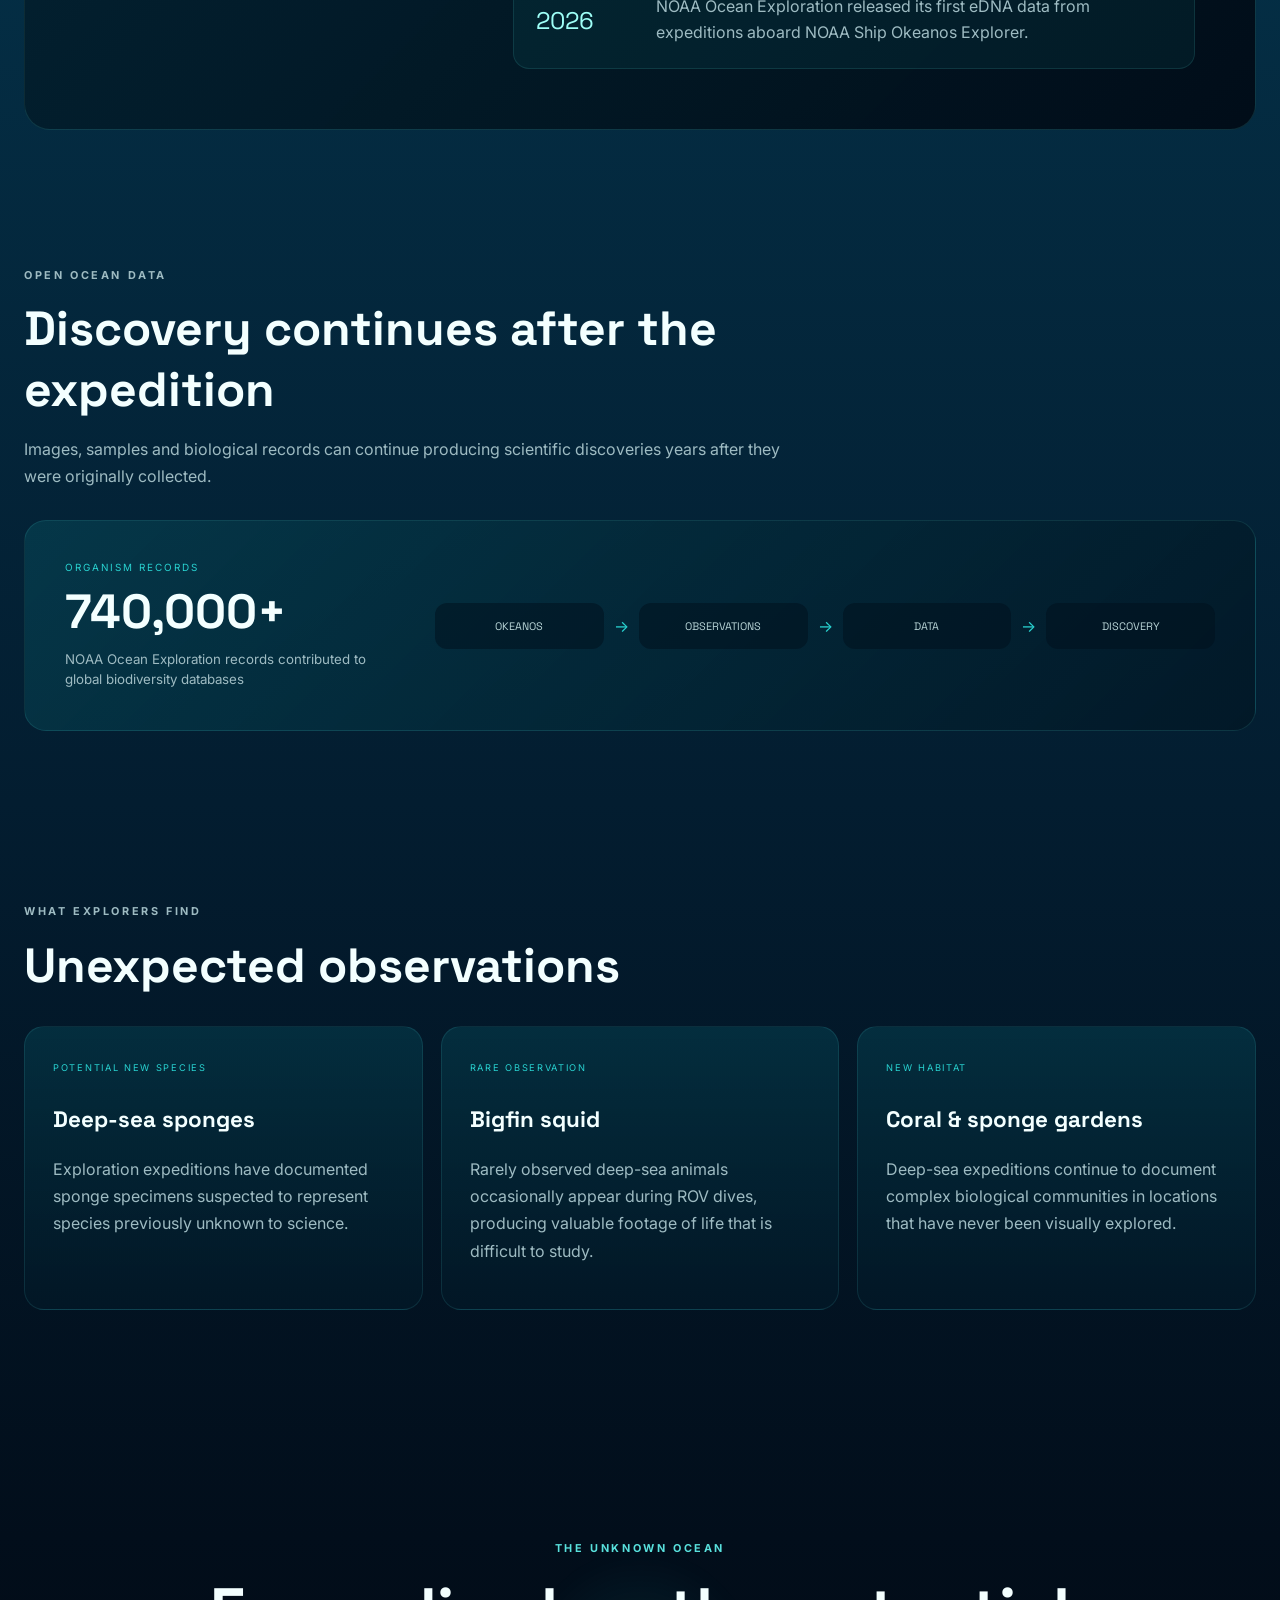
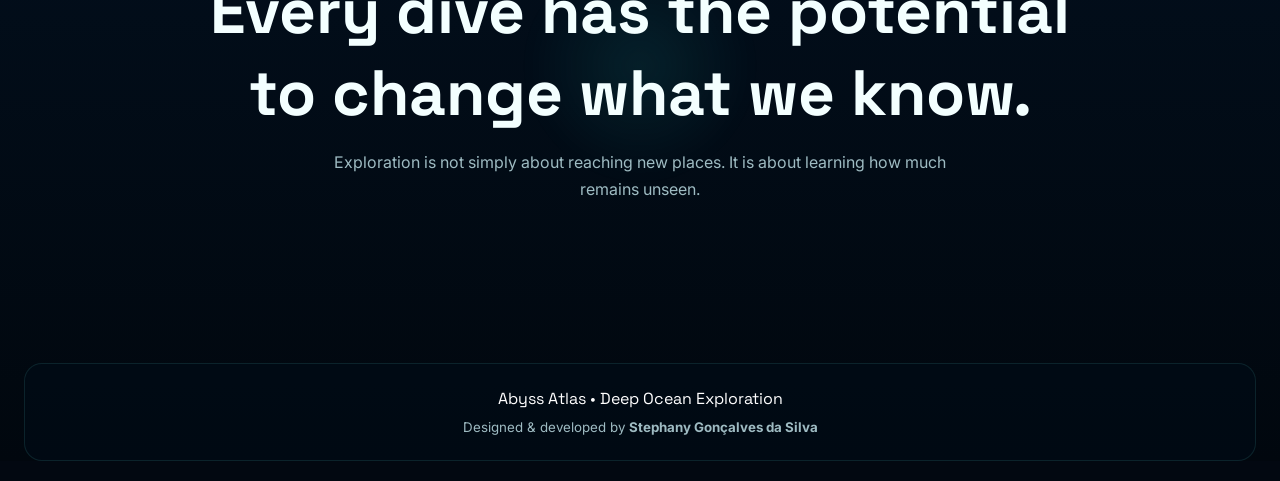
<file: pages/discoveries.html>
<!DOCTYPE html>
<html lang="en">

<head>
    <meta charset="UTF-8">

    <meta
        name="viewport"
        content="width=device-width, initial-scale=1.0"
    >

    <title>Discoveries | Abyss Atlas</title>

    <link
        rel="stylesheet"
        href="../css/style.css"
    >
</head>

<body>

    <nav class="navbar">

        <div class="brand">
            ◉ ABYSS ATLAS
        </div>

        <div class="nav-links">

            <a href="../index.html">
                Overview
            </a>

            <a href="depth.html">
                Depth Explorer
            </a>

            <a href="mariana.html">
                Mariana Trench
            </a>

            <a href="species.html">
                Species
            </a>

            <a href="discoveries.html">
                Discoveries
            </a>

            <a href="expeditions.html">
    Expeditions
</a>

            <a href="about.html">
    About
</a>

        </div>

    </nav>


    <main>

        <!-- =========================================
             HERO
        ========================================== -->

        <section class="discoveries-hero">

            <div class="discoveries-hero-content">

                <p class="eyebrow">
                    DISCOVERING THE UNKNOWN
                </p>

                <h1>
                    What else is down there?
                </h1>

                <p>
                    Deep-ocean exploration continues to reveal
                    organisms, habitats, behaviors and biological
                    records that expand our understanding
                    of life on Earth.
                </p>

            </div>


            <div class="discovery-sonar">

                <div class="sonar-circle sonar-one"></div>
                <div class="sonar-circle sonar-two"></div>
                <div class="sonar-circle sonar-three"></div>

                <div class="sonar-core"></div>

            </div>

        </section>


        <!-- =========================================
             KPIs
        ========================================== -->

        <section class="discoveries-kpis">

            <article class="card">

                <span class="card-icon">
                    🧬
                </span>

                <p>
                    Potentially Undescribed
                </p>

                <strong>
                    ~⅔
                </strong>

                <small>
                    Of estimated ocean species
                    may remain undiscovered
                    or undescribed
                </small>

            </article>


            <article class="card">

                <span class="card-icon">
                    🔬
                </span>

                <p>
                    New Marine Species
                </p>

                <strong>
                    ~2,000
                </strong>

                <small>
                    Accepted by science
                    each year
                </small>

            </article>


            <article class="card">

                <span class="card-icon">
                    📍
                </span>

                <p>
                    NOAA Organism Records
                </p>

                <strong>
                    740K+
                </strong>

                <small>
                    Georeferenced records
                    contributed to global databases
                </small>

            </article>


            <article class="card">

                <span class="card-icon">
                    ◉
                </span>

                <p>
                    New Exploration Tool
                </p>

                <strong>
                    eDNA
                </strong>

                <small>
                    Detecting life without
                    direct visual observation
                </small>

            </article>

        </section>


        <!-- =========================================
             WHAT COUNTS AS DISCOVERY
        ========================================== -->

        <section class="discoveries-section">

            <div class="section-heading">

                <p class="eyebrow">
                    BEYOND NEW SPECIES
                </p>

                <h2>
                    Discovery has many forms
                </h2>

                <p>
                    Ocean exploration does not only discover
                    species that are new to science.
                    A single expedition can reveal entirely
                    different types of biological information.
                </p>

            </div>


            <div class="discovery-types">

                <article>

                    <span>
                        ✦
                    </span>

                    <h3>
                        New Species
                    </h3>

                    <p>
                        Organisms may be collected and later
                        identified as species previously
                        unknown to science.
                    </p>

                </article>


                <article>

                    <span>
                        ↔
                    </span>

                    <h3>
                        Range Extensions
                    </h3>

                    <p>
                        A known species may be observed
                        much farther from its previously
                        documented geographic range.
                    </p>

                </article>


                <article>

                    <span>
                        ↓
                    </span>

                    <h3>
                        Depth Records
                    </h3>

                    <p>
                        Familiar organisms can appear
                        at depths where they had never
                        previously been recorded.
                    </p>

                </article>


                <article>

                    <span>
                        👁
                    </span>

                    <h3>
                        New Behavior
                    </h3>

                    <p>
                        Direct observation can reveal feeding,
                        reproduction, interactions and other
                        behaviors rarely seen before.
                    </p>

                </article>


                <article>

                    <span>
                        ≋
                    </span>

                    <h3>
                        New Habitats
                    </h3>

                    <p>
                        Exploration can reveal coral gardens,
                        sponge communities, vents and other
                        previously undocumented ecosystems.
                    </p>

                </article>


                <article>

                    <span>
                        🧬
                    </span>

                    <h3>
                        Genetic Evidence
                    </h3>

                    <p>
                        DNA found in seawater can indicate
                        the presence of organisms that
                        cameras may never encounter.
                    </p>

                </article>

            </div>

        </section>


        <!-- =========================================
             DISCOVERY PIPELINE
        ========================================== -->

        <section class="discovery-pipeline">

            <div class="section-heading">

                <p class="eyebrow">
                    FROM OCEAN TO KNOWLEDGE
                </p>

                <h2>
                    How a discovery emerges
                </h2>

                <p>
                    What appears on an expedition camera
                    is often only the beginning of
                    the scientific process.
                </p>

            </div>


            <div class="pipeline-line">

                <article>

                    <div class="pipeline-number">
                        01
                    </div>

                    <span>
                        🤿
                    </span>

                    <h3>
                        Explore
                    </h3>

                    <p>
                        Ships, ROVs and autonomous
                        vehicles reach environments
                        that are difficult for humans
                        to access directly.
                    </p>

                </article>


                <div class="pipeline-arrow">
                    →
                </div>


                <article>

                    <div class="pipeline-number">
                        02
                    </div>

                    <span>
                        📷
                    </span>

                    <h3>
                        Observe
                    </h3>

                    <p>
                        High-resolution cameras,
                        sonar and sensors document
                        organisms and their habitats.
                    </p>

                </article>


                <div class="pipeline-arrow">
                    →
                </div>


                <article>

                    <div class="pipeline-number">
                        03
                    </div>

                    <span>
                        🧪
                    </span>

                    <h3>
                        Sample
                    </h3>

                    <p>
                        Biological, geological and
                        water samples can be collected
                        for further analysis.
                    </p>

                </article>


                <div class="pipeline-arrow">
                    →
                </div>


                <article>

                    <div class="pipeline-number">
                        04
                    </div>

                    <span>
                        🔬
                    </span>

                    <h3>
                        Analyze
                    </h3>

                    <p>
                        Scientists study morphology,
                        genetics, location and other
                        evidence.
                    </p>

                </article>


                <div class="pipeline-arrow">
                    →
                </div>


                <article>

                    <div class="pipeline-number">
                        05
                    </div>

                    <span>
                        ✦
                    </span>

                    <h3>
                        Discover
                    </h3>

                    <p>
                        The evidence may reveal a
                        new species, record, behavior
                        or ecosystem.
                    </p>

                </article>

            </div>

        </section>


        <!-- =========================================
             EDNA
        ========================================== -->

        <section class="edna-section">

            <div class="edna-visual">

                <div class="dna-strand">

                    <span></span>
                    <span></span>
                    <span></span>
                    <span></span>
                    <span></span>
                    <span></span>

                </div>

            </div>


            <div class="edna-content">

                <p class="eyebrow">
                    ENVIRONMENTAL DNA
                </p>

                <h2>
                    Finding life without seeing it
                </h2>

                <p>
                    Organisms constantly leave traces of
                    genetic material in their environment.
                    Scientists can collect seawater and
                    analyze this environmental DNA — eDNA —
                    for evidence of nearby life.
                </p>

                <p>
                    This creates another window into
                    deep-ocean biodiversity, especially
                    where direct observation is difficult.
                </p>


                <div class="edna-badge">

                    <span>
                        2026
                    </span>

                    <p>
                        NOAA Ocean Exploration released
                        its first eDNA data from expeditions
                        aboard NOAA Ship Okeanos Explorer.
                    </p>

                </div>

            </div>

        </section>


        <!-- =========================================
             DATA TO DISCOVERY
        ========================================== -->

        <section class="discoveries-section">

            <div class="section-heading">

                <p class="eyebrow">
                    OPEN OCEAN DATA
                </p>

                <h2>
                    Discovery continues after the expedition
                </h2>

                <p>
                    Images, samples and biological records
                    can continue producing scientific
                    discoveries years after they were
                    originally collected.
                </p>

            </div>


            <div class="records-panel">

                <div class="record-number">

                    <span>
                        ORGANISM RECORDS
                    </span>

                    <strong>
                        740,000+
                    </strong>

                    <small>
                        NOAA Ocean Exploration records
                        contributed to global biodiversity
                        databases
                    </small>

                </div>


                <div class="record-flow">

                    <div>
                        OKEANOS
                    </div>

                    <span>
                        →
                    </span>

                    <div>
                        OBSERVATIONS
                    </div>

                    <span>
                        →
                    </span>

                    <div>
                        DATA
                    </div>

                    <span>
                        →
                    </span>

                    <div>
                        DISCOVERY
                    </div>

                </div>

            </div>

        </section>


        <!-- =========================================
             EXAMPLES
        ========================================== -->

        <section class="discoveries-section">

            <div class="section-heading">

                <p class="eyebrow">
                    WHAT EXPLORERS FIND
                </p>

                <h2>
                    Unexpected observations
                </h2>

            </div>


            <div class="discovery-example-grid">

                <article>

                    <span class="example-tag">
                        POTENTIAL NEW SPECIES
                    </span>

                    <h3>
                        Deep-sea sponges
                    </h3>

                    <p>
                        Exploration expeditions have
                        documented sponge specimens
                        suspected to represent species
                        previously unknown to science.
                    </p>

                </article>


                <article>

                    <span class="example-tag">
                        RARE OBSERVATION
                    </span>

                    <h3>
                        Bigfin squid
                    </h3>

                    <p>
                        Rarely observed deep-sea animals
                        occasionally appear during ROV dives,
                        producing valuable footage of life
                        that is difficult to study.
                    </p>

                </article>


                <article>

                    <span class="example-tag">
                        NEW HABITAT
                    </span>

                    <h3>
                        Coral & sponge gardens
                    </h3>

                    <p>
                        Deep-sea expeditions continue
                        to document complex biological
                        communities in locations that
                        have never been visually explored.
                    </p>

                </article>

            </div>

        </section>


        <!-- =========================================
             END
        ========================================== -->

        <section class="discoveries-ending">

            <div class="unknown-pulse"></div>

            <p class="eyebrow">
                THE UNKNOWN OCEAN
            </p>

            <h2>
                Every dive has the potential
                to change what we know.
            </h2>

            <p>
                Exploration is not simply about reaching
                new places. It is about learning how much
                remains unseen.
            </p>

        </section>

    </main>


    <footer>

        <p>
            Abyss Atlas • Deep Ocean Exploration
        </p>

        <small>
            Designed & developed by
            <strong>
                Stephany Gonçalves da Silva
            </strong>
        </small>

    </footer>

</body>

</html>
</file>
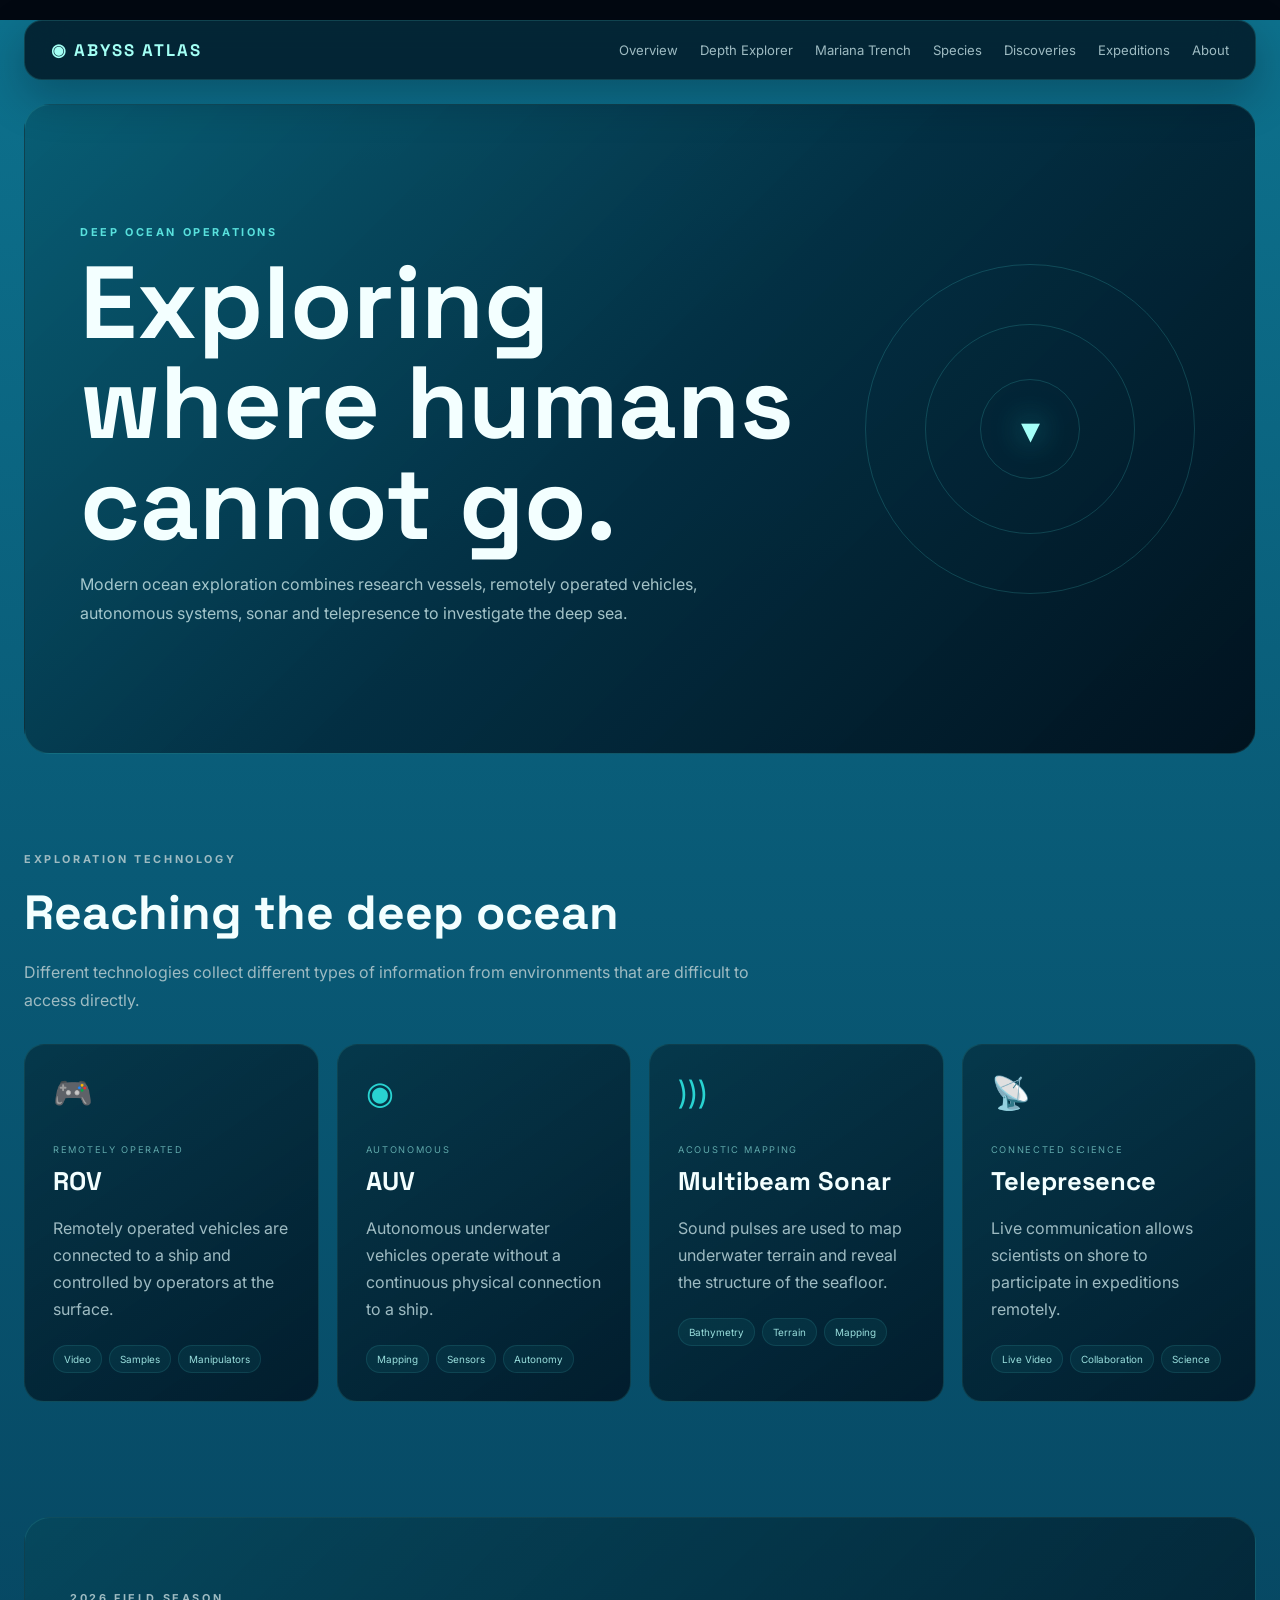
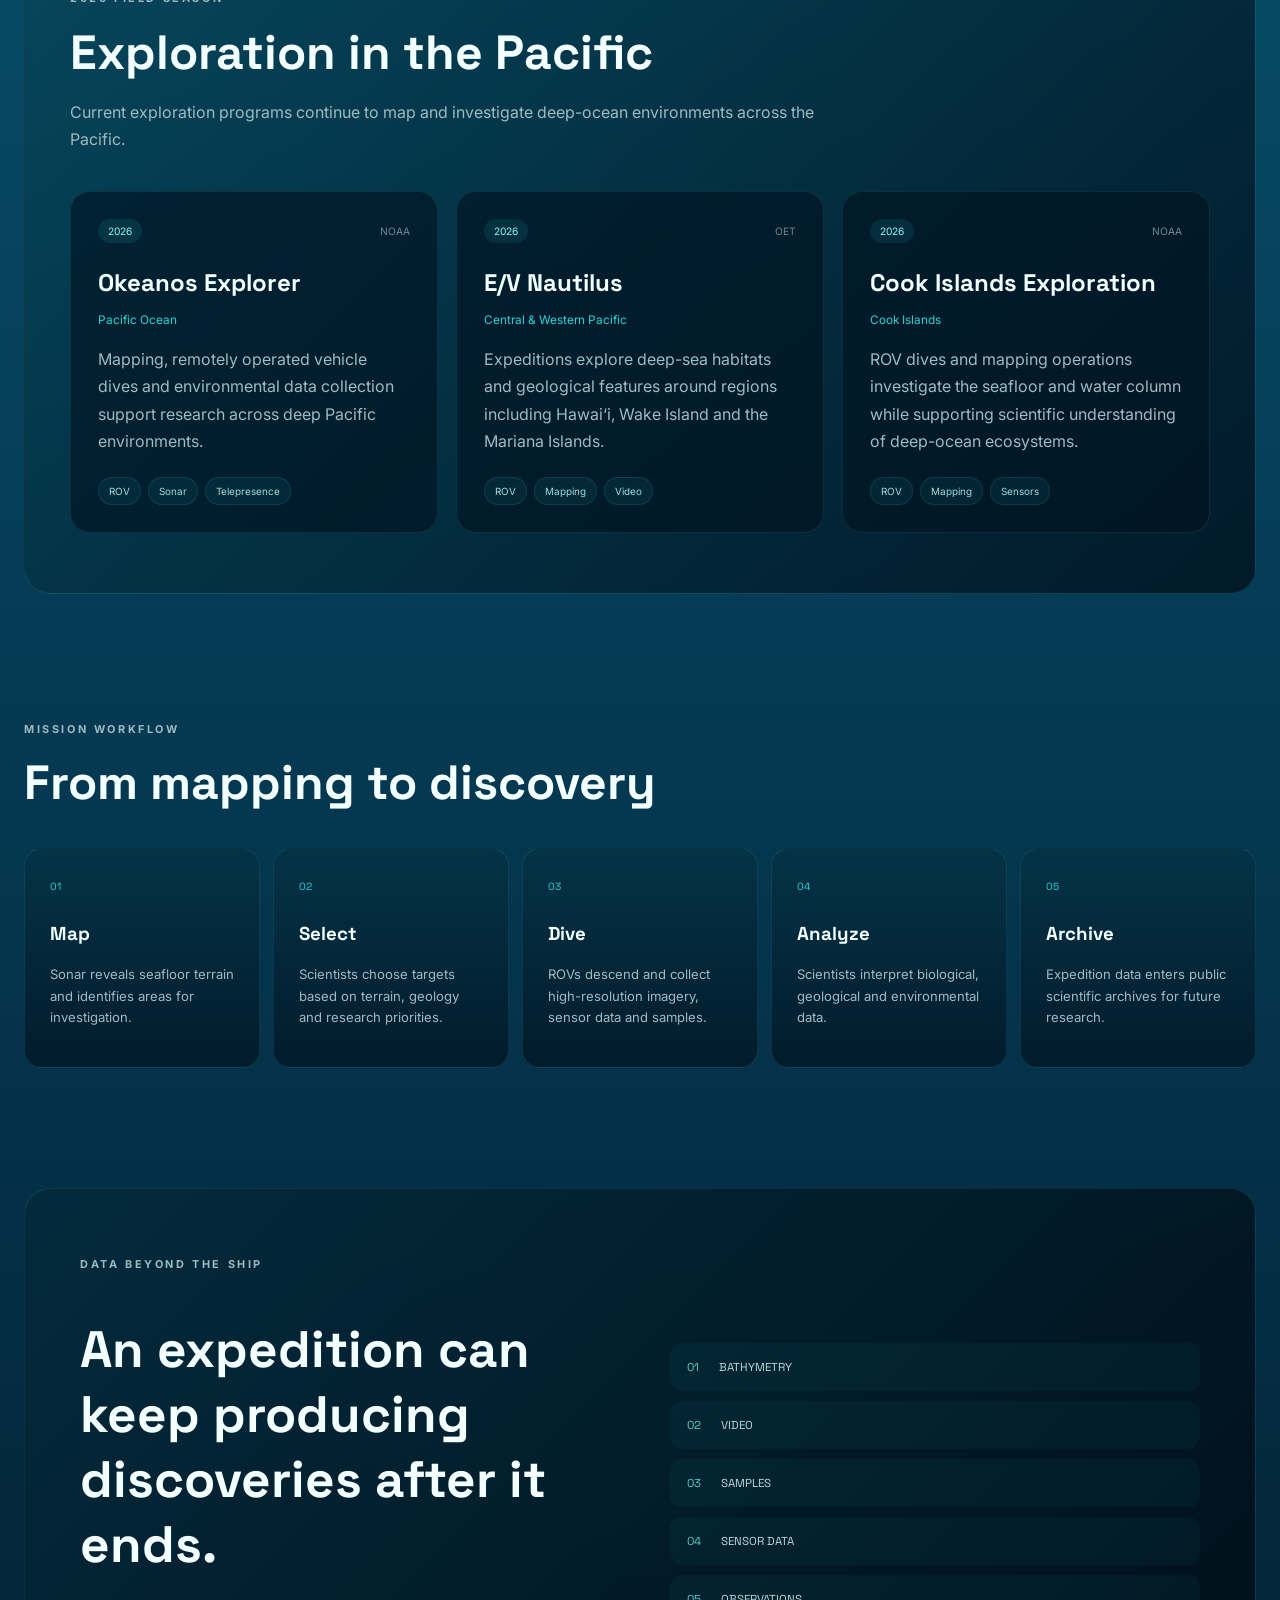
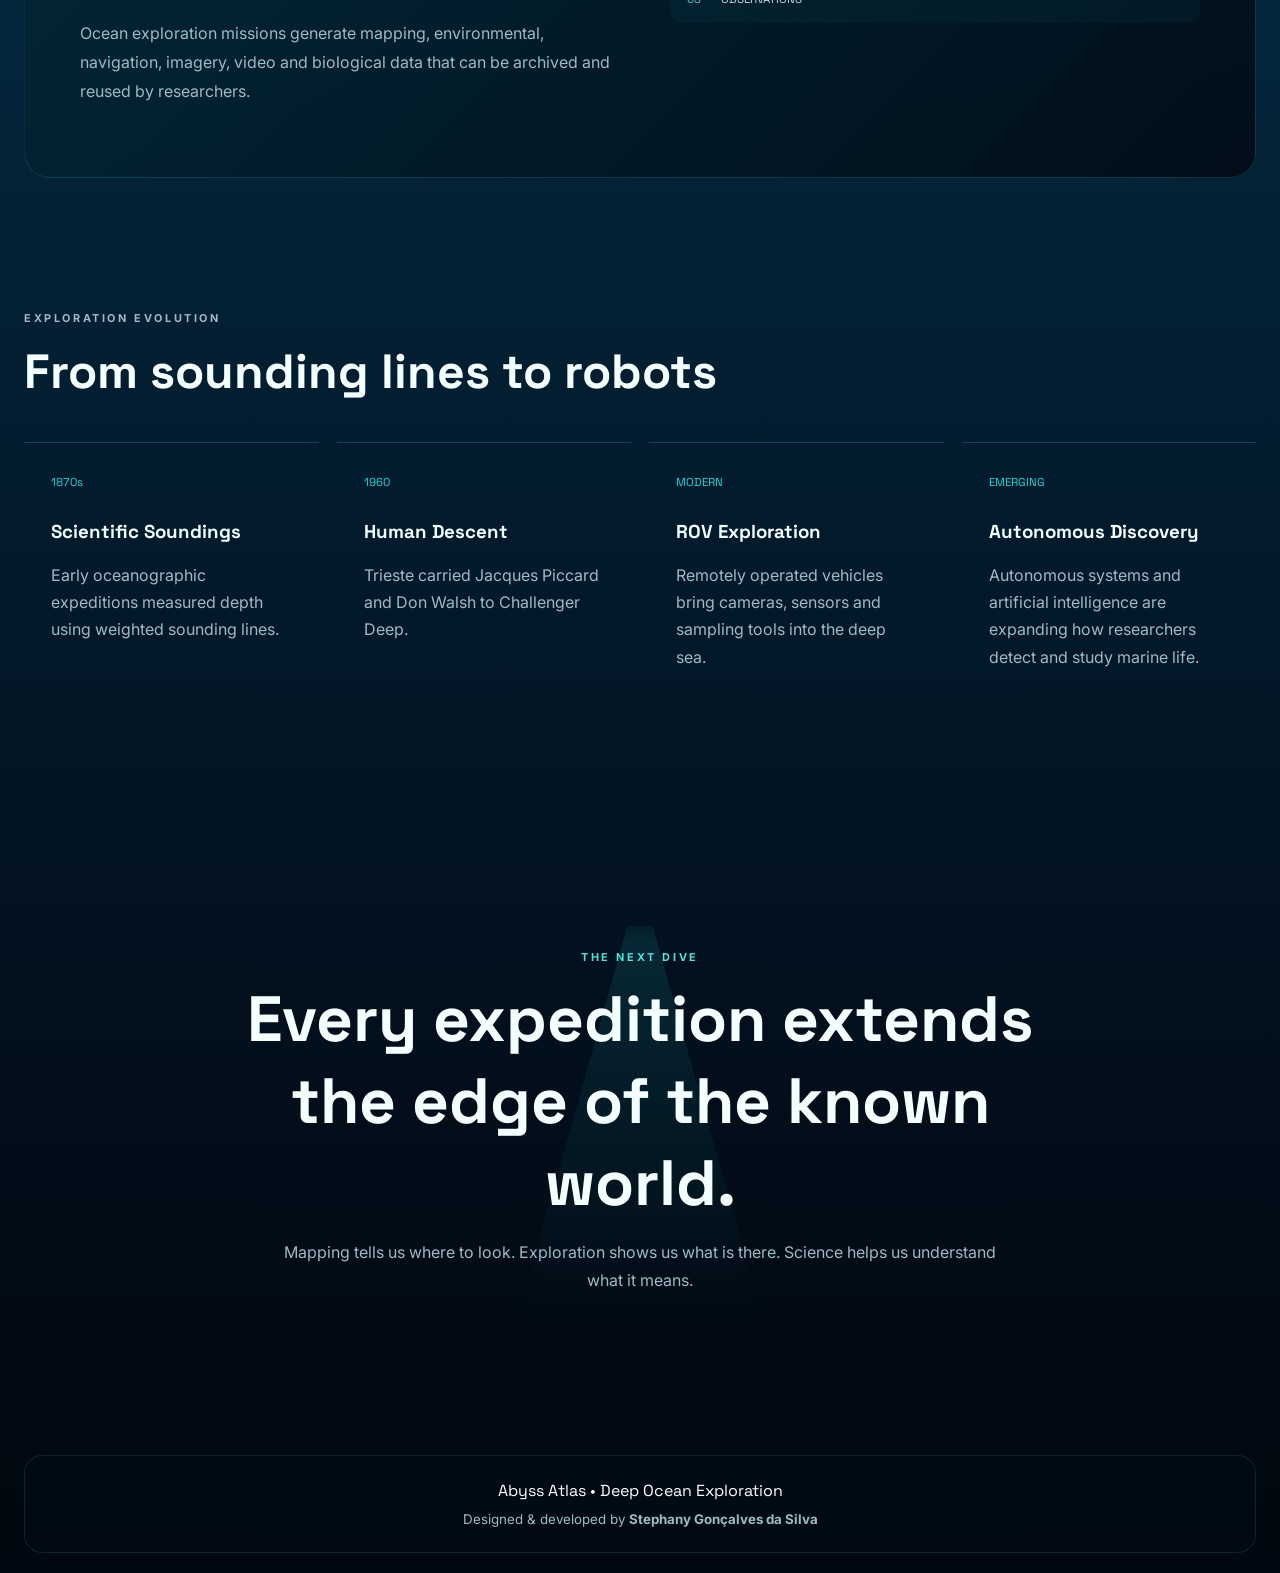
<file: pages/expeditions.html>
<!DOCTYPE html>
<html lang="en">

<head>
    <meta charset="UTF-8">

    <meta
        name="viewport"
        content="width=device-width, initial-scale=1.0"
    >

    <title>Expeditions | Abyss Atlas</title>

    <link
        rel="stylesheet"
        href="../css/style.css"
    >
</head>

<body>

    <nav class="navbar">

        <div class="brand">
            ◉ ABYSS ATLAS
        </div>

        <div class="nav-links">

            <a href="../index.html">
                Overview
            </a>

            <a href="depth.html">
                Depth Explorer
            </a>

            <a href="mariana.html">
                Mariana Trench
            </a>

            <a href="species.html">
                Species
            </a>

            <a href="discoveries.html">
                Discoveries
            </a>

            <a href="expeditions.html">
                Expeditions
            </a>

            <a href="about.html">
    About
</a>

        </div>

    </nav>


    <main>

        <!-- =========================================
             HERO
        ========================================== -->

        <section class="expeditions-hero">

            <div class="expeditions-hero-content">

                <p class="eyebrow">
                    DEEP OCEAN OPERATIONS
                </p>

                <h1>
                    Exploring where humans cannot go.
                </h1>

                <p>
                    Modern ocean exploration combines
                    research vessels, remotely operated
                    vehicles, autonomous systems, sonar
                    and telepresence to investigate
                    the deep sea.
                </p>

            </div>


            <div class="vehicle-radar">

                <div class="radar-ring radar-1"></div>
                <div class="radar-ring radar-2"></div>
                <div class="radar-ring radar-3"></div>

                <div class="vehicle-symbol">
                    ▾
                </div>

            </div>

        </section>


        <!-- =========================================
             EXPLORATION TOOLS
        ========================================== -->

        <section class="expeditions-section">

            <div class="section-heading">

                <p class="eyebrow">
                    EXPLORATION TECHNOLOGY
                </p>

                <h2>
                    Reaching the deep ocean
                </h2>

                <p>
                    Different technologies collect
                    different types of information
                    from environments that are
                    difficult to access directly.
                </p>

            </div>


            <div class="technology-grid">

                <article>

                    <span class="technology-icon">
                        🎮
                    </span>

                    <small>
                        REMOTELY OPERATED
                    </small>

                    <h3>
                        ROV
                    </h3>

                    <p>
                        Remotely operated vehicles are
                        connected to a ship and controlled
                        by operators at the surface.
                    </p>

                    <div class="technology-tags">

                        <span>Video</span>
                        <span>Samples</span>
                        <span>Manipulators</span>

                    </div>

                </article>


                <article>

                    <span class="technology-icon">
                        ◉
                    </span>

                    <small>
                        AUTONOMOUS
                    </small>

                    <h3>
                        AUV
                    </h3>

                    <p>
                        Autonomous underwater vehicles
                        operate without a continuous
                        physical connection to a ship.
                    </p>

                    <div class="technology-tags">

                        <span>Mapping</span>
                        <span>Sensors</span>
                        <span>Autonomy</span>

                    </div>

                </article>


                <article>

                    <span class="technology-icon">
                        ))) 
                    </span>

                    <small>
                        ACOUSTIC MAPPING
                    </small>

                    <h3>
                        Multibeam Sonar
                    </h3>

                    <p>
                        Sound pulses are used to map
                        underwater terrain and reveal
                        the structure of the seafloor.
                    </p>

                    <div class="technology-tags">

                        <span>Bathymetry</span>
                        <span>Terrain</span>
                        <span>Mapping</span>

                    </div>

                </article>


                <article>

                    <span class="technology-icon">
                        📡
                    </span>

                    <small>
                        CONNECTED SCIENCE
                    </small>

                    <h3>
                        Telepresence
                    </h3>

                    <p>
                        Live communication allows
                        scientists on shore to participate
                        in expeditions remotely.
                    </p>

                    <div class="technology-tags">

                        <span>Live Video</span>
                        <span>Collaboration</span>
                        <span>Science</span>

                    </div>

                </article>

            </div>

        </section>


        <!-- =========================================
             CURRENT FIELD SEASON
        ========================================== -->

        <section class="field-season">

            <div class="section-heading">

                <p class="eyebrow">
                    2026 FIELD SEASON
                </p>

                <h2>
                    Exploration in the Pacific
                </h2>

                <p>
                    Current exploration programs continue
                    to map and investigate deep-ocean
                    environments across the Pacific.
                </p>

            </div>


            <div class="mission-grid">

                <article class="mission-card">

                    <div class="mission-top">

                        <span class="mission-status">
                            2026
                        </span>

                        <span>
                            NOAA
                        </span>

                    </div>

                    <h3>
                        Okeanos Explorer
                    </h3>

                    <p class="mission-region">
                        Pacific Ocean
                    </p>

                    <p>
                        Mapping, remotely operated
                        vehicle dives and environmental
                        data collection support research
                        across deep Pacific environments.
                    </p>

                    <div class="mission-tech">

                        <span>ROV</span>
                        <span>Sonar</span>
                        <span>Telepresence</span>

                    </div>

                </article>


                <article class="mission-card">

                    <div class="mission-top">

                        <span class="mission-status">
                            2026
                        </span>

                        <span>
                            OET
                        </span>

                    </div>

                    <h3>
                        E/V Nautilus
                    </h3>

                    <p class="mission-region">
                        Central & Western Pacific
                    </p>

                    <p>
                        Expeditions explore deep-sea
                        habitats and geological features
                        around regions including Hawai‘i,
                        Wake Island and the Mariana Islands.
                    </p>

                    <div class="mission-tech">

                        <span>ROV</span>
                        <span>Mapping</span>
                        <span>Video</span>

                    </div>

                </article>


                <article class="mission-card">

                    <div class="mission-top">

                        <span class="mission-status">
                            2026
                        </span>

                        <span>
                            NOAA
                        </span>

                    </div>

                    <h3>
                        Cook Islands Exploration
                    </h3>

                    <p class="mission-region">
                        Cook Islands
                    </p>

                    <p>
                        ROV dives and mapping operations
                        investigate the seafloor and
                        water column while supporting
                        scientific understanding of
                        deep-ocean ecosystems.
                    </p>

                    <div class="mission-tech">

                        <span>ROV</span>
                        <span>Mapping</span>
                        <span>Sensors</span>

                    </div>

                </article>

            </div>

        </section>


        <!-- =========================================
             EXPEDITION WORKFLOW
        ========================================== -->

        <section class="expedition-workflow">

            <div class="section-heading">

                <p class="eyebrow">
                    MISSION WORKFLOW
                </p>

                <h2>
                    From mapping to discovery
                </h2>

            </div>


            <div class="workflow-grid">

                <article>

                    <span>
                        01
                    </span>

                    <h3>
                        Map
                    </h3>

                    <p>
                        Sonar reveals seafloor
                        terrain and identifies
                        areas for investigation.
                    </p>

                </article>


                <article>

                    <span>
                        02
                    </span>

                    <h3>
                        Select
                    </h3>

                    <p>
                        Scientists choose targets
                        based on terrain, geology
                        and research priorities.
                    </p>

                </article>


                <article>

                    <span>
                        03
                    </span>

                    <h3>
                        Dive
                    </h3>

                    <p>
                        ROVs descend and collect
                        high-resolution imagery,
                        sensor data and samples.
                    </p>

                </article>


                <article>

                    <span>
                        04
                    </span>

                    <h3>
                        Analyze
                    </h3>

                    <p>
                        Scientists interpret
                        biological, geological
                        and environmental data.
                    </p>

                </article>


                <article>

                    <span>
                        05
                    </span>

                    <h3>
                        Archive
                    </h3>

                    <p>
                        Expedition data enters
                        public scientific archives
                        for future research.
                    </p>

                </article>

            </div>

        </section>


        <!-- =========================================
             DATA
        ========================================== -->

        <section class="expedition-data">

            <div>

                <p class="eyebrow">
                    DATA BEYOND THE SHIP
                </p>

                <h2>
                    An expedition can keep producing
                    discoveries after it ends.
                </h2>

                <p>
                    Ocean exploration missions generate
                    mapping, environmental, navigation,
                    imagery, video and biological data
                    that can be archived and reused
                    by researchers.
                </p>

            </div>


            <div class="data-stream">

                <div>
                    <span>01</span>
                    BATHYMETRY
                </div>

                <div>
                    <span>02</span>
                    VIDEO
                </div>

                <div>
                    <span>03</span>
                    SAMPLES
                </div>

                <div>
                    <span>04</span>
                    SENSOR DATA
                </div>

                <div>
                    <span>05</span>
                    OBSERVATIONS
                </div>

            </div>

        </section>


        <!-- =========================================
             TIMELINE
        ========================================== -->

        <section class="expeditions-section">

            <div class="section-heading">

                <p class="eyebrow">
                    EXPLORATION EVOLUTION
                </p>

                <h2>
                    From sounding lines to robots
                </h2>

            </div>


            <div class="expedition-timeline">

                <article>

                    <span class="timeline-date">
                        1870s
                    </span>

                    <h3>
                        Scientific Soundings
                    </h3>

                    <p>
                        Early oceanographic expeditions
                        measured depth using weighted
                        sounding lines.
                    </p>

                </article>


                <article>

                    <span class="timeline-date">
                        1960
                    </span>

                    <h3>
                        Human Descent
                    </h3>

                    <p>
                        Trieste carried Jacques Piccard
                        and Don Walsh to Challenger Deep.
                    </p>

                </article>


                <article>

                    <span class="timeline-date">
                        MODERN
                    </span>

                    <h3>
                        ROV Exploration
                    </h3>

                    <p>
                        Remotely operated vehicles
                        bring cameras, sensors and
                        sampling tools into the deep sea.
                    </p>

                </article>


                <article>

                    <span class="timeline-date">
                        EMERGING
                    </span>

                    <h3>
                        Autonomous Discovery
                    </h3>

                    <p>
                        Autonomous systems and artificial
                        intelligence are expanding how
                        researchers detect and study
                        marine life.
                    </p>

                </article>

            </div>

        </section>


        <!-- =========================================
             END
        ========================================== -->

        <section class="expeditions-ending">

            <div class="exploration-beam"></div>

            <p class="eyebrow">
                THE NEXT DIVE
            </p>

            <h2>
                Every expedition extends
                the edge of the known world.
            </h2>

            <p>
                Mapping tells us where to look.
                Exploration shows us what is there.
                Science helps us understand what it means.
            </p>

        </section>

    </main>


    <footer>

        <p>
            Abyss Atlas • Deep Ocean Exploration
        </p>

        <small>
            Designed & developed by
            <strong>
                Stephany Gonçalves da Silva
            </strong>
        </small>

    </footer>

</body>

</html>
</file>
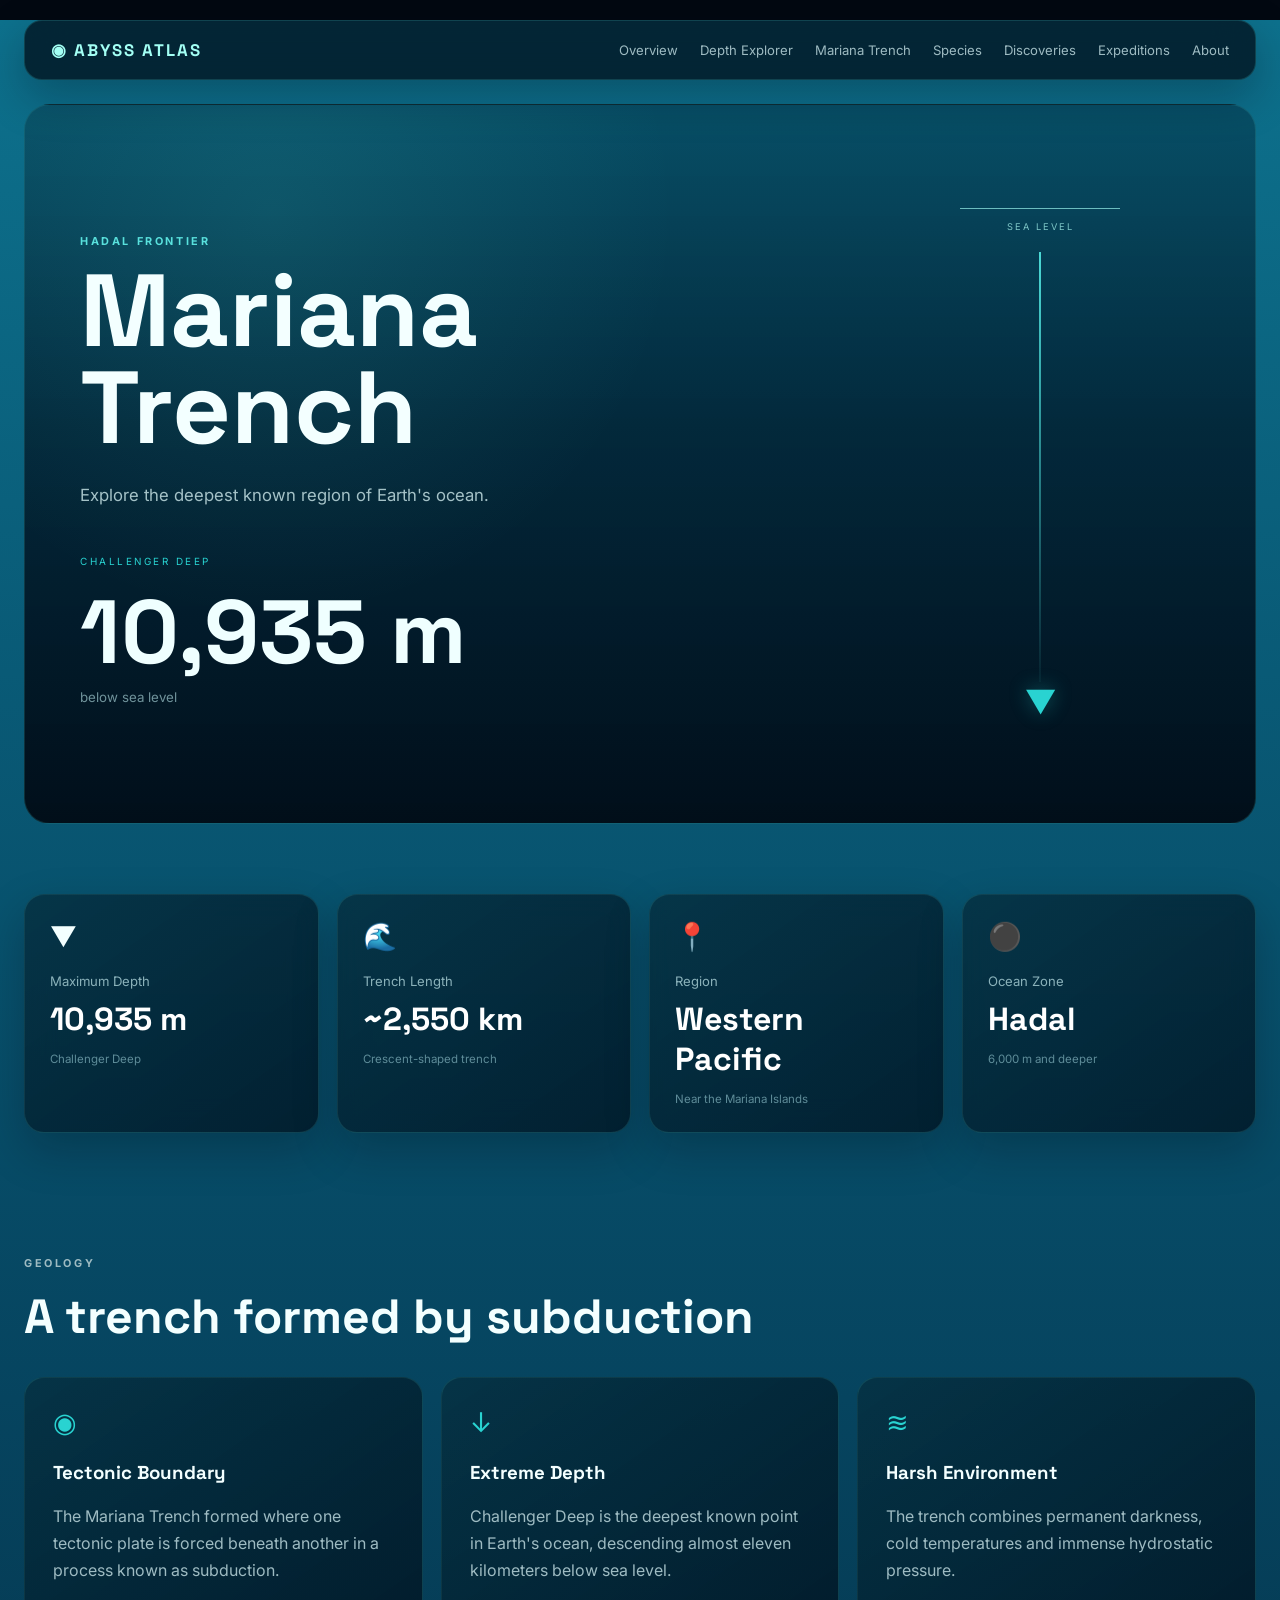
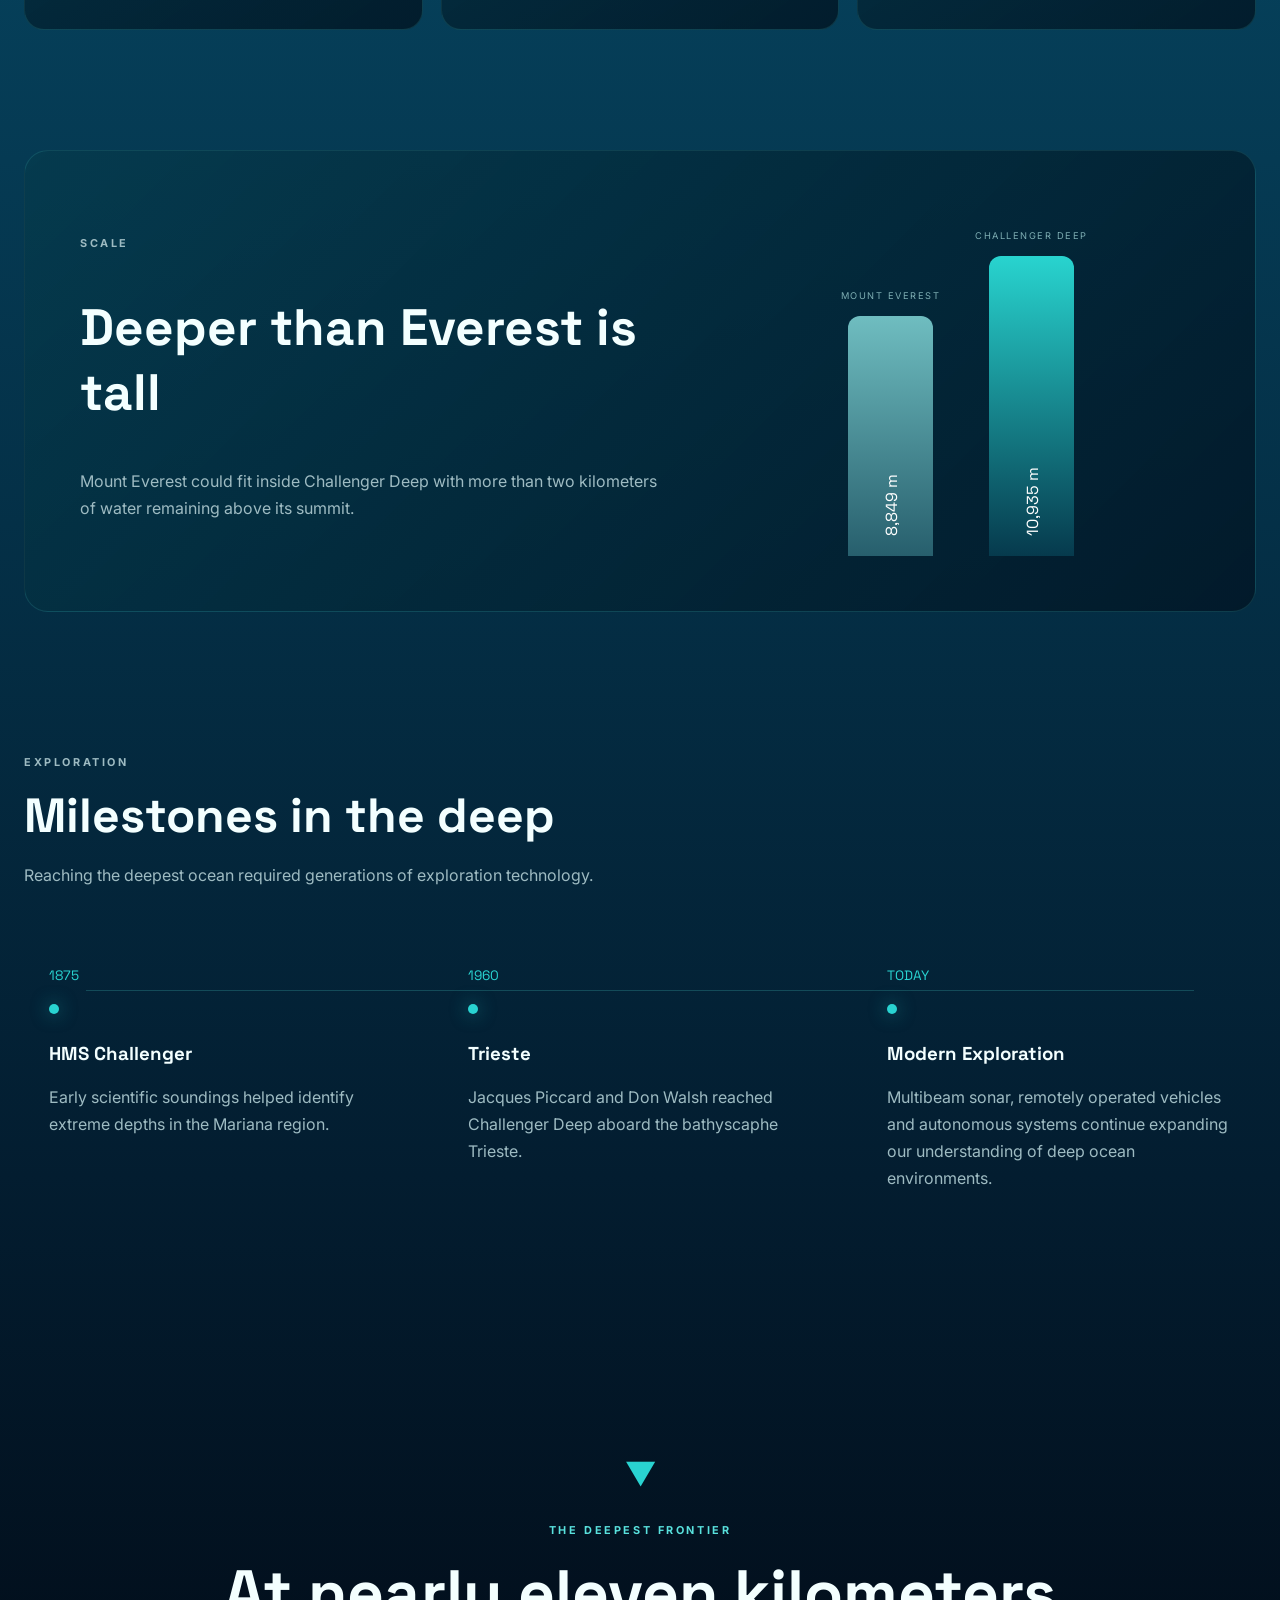
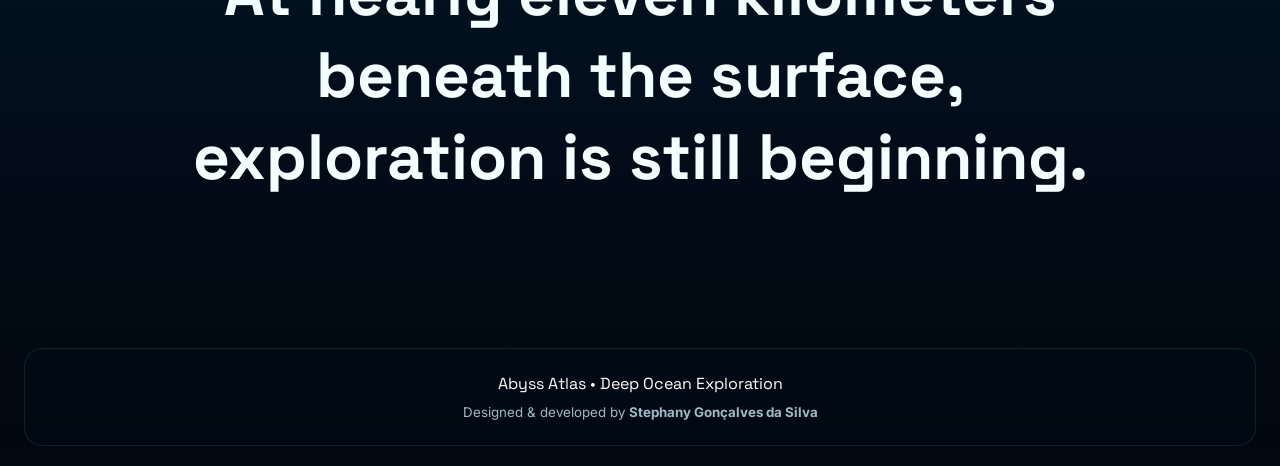
<file: pages/mariana.html>
<!DOCTYPE html>
<html lang="en">

<head>
    <meta charset="UTF-8">

    <meta
        name="viewport"
        content="width=device-width, initial-scale=1.0"
    >

    <title>Mariana Trench | Abyss Atlas</title>

    <link
        rel="stylesheet"
        href="../css/style.css"
    >
</head>

<body>

    <nav class="navbar">

        <div class="brand">
            ◉ ABYSS ATLAS
        </div>

        <div class="nav-links">

            <a href="../index.html">
                Overview
            </a>

            <a href="depth.html">
                Depth Explorer
            </a>

            <a href="mariana.html">
                Mariana Trench
            </a>

            <a href="species.html">
    Species
</a>

            <a href="discoveries.html">
    Discoveries
</a>

            <a href="expeditions.html">
    Expeditions
</a>

            <a href="about.html">
    About
</a>

        </div>

    </nav>


    <main>

        <section class="mariana-hero">

            <div class="mariana-hero-content">

                <p class="eyebrow">
                    HADAL FRONTIER
                </p>

                <h1>
                    Mariana Trench
                </h1>

                <p class="mariana-subtitle">
                    Explore the deepest known region
                    of Earth's ocean.
                </p>

                <div class="mariana-depth-number">

                    <span>
                        CHALLENGER DEEP
                    </span>

                    <strong>
                        10,935 m
                    </strong>

                    <small>
                        below sea level
                    </small>

                </div>

            </div>


            <div class="trench-visual">

                <div class="surface-line"></div>

                <span class="surface-label">
                    SEA LEVEL
                </span>

                <div class="trench-line"></div>

                <div class="trench-bottom">
                    ▼
                </div>

            </div>

        </section>


        <section class="mariana-kpis">

            <article class="card">

                <span class="card-icon">
                    ▼
                </span>

                <p>
                    Maximum Depth
                </p>

                <strong>
                    10,935 m
                </strong>

                <small>
                    Challenger Deep
                </small>

            </article>


            <article class="card">

                <span class="card-icon">
                    🌊
                </span>

                <p>
                    Trench Length
                </p>

                <strong>
                    ~2,550 km
                </strong>

                <small>
                    Crescent-shaped trench
                </small>

            </article>


            <article class="card">

                <span class="card-icon">
                    📍
                </span>

                <p>
                    Region
                </p>

                <strong>
                    Western Pacific
                </strong>

                <small>
                    Near the Mariana Islands
                </small>

            </article>


            <article class="card">

                <span class="card-icon">
                    ⚫
                </span>

                <p>
                    Ocean Zone
                </p>

                <strong>
                    Hadal
                </strong>

                <small>
                    6,000 m and deeper
                </small>

            </article>

        </section>


        <section class="mariana-section">

            <div class="section-heading">

                <p class="eyebrow">
                    GEOLOGY
                </p>

                <h2>
                    A trench formed by subduction
                </h2>

            </div>


            <div class="mariana-info-grid">

                <article class="mariana-info-card">

                    <span>
                        ◉
                    </span>

                    <h3>
                        Tectonic Boundary
                    </h3>

                    <p>
                        The Mariana Trench formed where
                        one tectonic plate is forced beneath
                        another in a process known as subduction.
                    </p>

                </article>


                <article class="mariana-info-card">

                    <span>
                        ↓
                    </span>

                    <h3>
                        Extreme Depth
                    </h3>

                    <p>
                        Challenger Deep is the deepest
                        known point in Earth's ocean,
                        descending almost eleven kilometers
                        below sea level.
                    </p>

                </article>


                <article class="mariana-info-card">

                    <span>
                        ≋
                    </span>

                    <h3>
                        Harsh Environment
                    </h3>

                    <p>
                        The trench combines permanent
                        darkness, cold temperatures and
                        immense hydrostatic pressure.
                    </p>

                </article>

            </div>

        </section>


        <section class="everest-section">

            <div>

                <p class="eyebrow">
                    SCALE
                </p>

                <h2>
                    Deeper than Everest is tall
                </h2>

                <p>
                    Mount Everest could fit inside
                    Challenger Deep with more than
                    two kilometers of water remaining
                    above its summit.
                </p>

            </div>


            <div class="everest-comparison">

                <div class="comparison-column">

                    <small>
                        MOUNT EVEREST
                    </small>

                    <div class="everest-bar">

                        <span>
                            8,849 m
                        </span>

                    </div>

                </div>


                <div class="comparison-column">

                    <small>
                        CHALLENGER DEEP
                    </small>

                    <div class="challenger-bar">

                        <span>
                            10,935 m
                        </span>

                    </div>

                </div>

            </div>

        </section>


        <section class="mariana-history">

            <div class="section-heading">

                <p class="eyebrow">
                    EXPLORATION
                </p>

                <h2>
                    Milestones in the deep
                </h2>

                <p>
                    Reaching the deepest ocean
                    required generations of exploration
                    technology.
                </p>

            </div>


            <div class="history-line">

                <article>

                    <span class="history-year">
                        1875
                    </span>

                    <div class="history-dot"></div>

                    <h3>
                        HMS Challenger
                    </h3>

                    <p>
                        Early scientific soundings
                        helped identify extreme depths
                        in the Mariana region.
                    </p>

                </article>


                <article>

                    <span class="history-year">
                        1960
                    </span>

                    <div class="history-dot"></div>

                    <h3>
                        Trieste
                    </h3>

                    <p>
                        Jacques Piccard and Don Walsh
                        reached Challenger Deep aboard
                        the bathyscaphe Trieste.
                    </p>

                </article>


                <article>

                    <span class="history-year">
                        TODAY
                    </span>

                    <div class="history-dot"></div>

                    <h3>
                        Modern Exploration
                    </h3>

                    <p>
                        Multibeam sonar, remotely operated
                        vehicles and autonomous systems
                        continue expanding our understanding
                        of deep ocean environments.
                    </p>

                </article>

            </div>

        </section>


        <section class="mariana-ending">

            <span>
                ▼
            </span>

            <p class="eyebrow">
                THE DEEPEST FRONTIER
            </p>

            <h2>
                At nearly eleven kilometers beneath
                the surface, exploration is still beginning.
            </h2>

        </section>

    </main>


    <footer>

        <p>
            Abyss Atlas • Deep Ocean Exploration
        </p>

        <small>
            Designed & developed by
            <strong>
                Stephany Gonçalves da Silva
            </strong>
        </small>

    </footer>

</body>

</html>
</file>
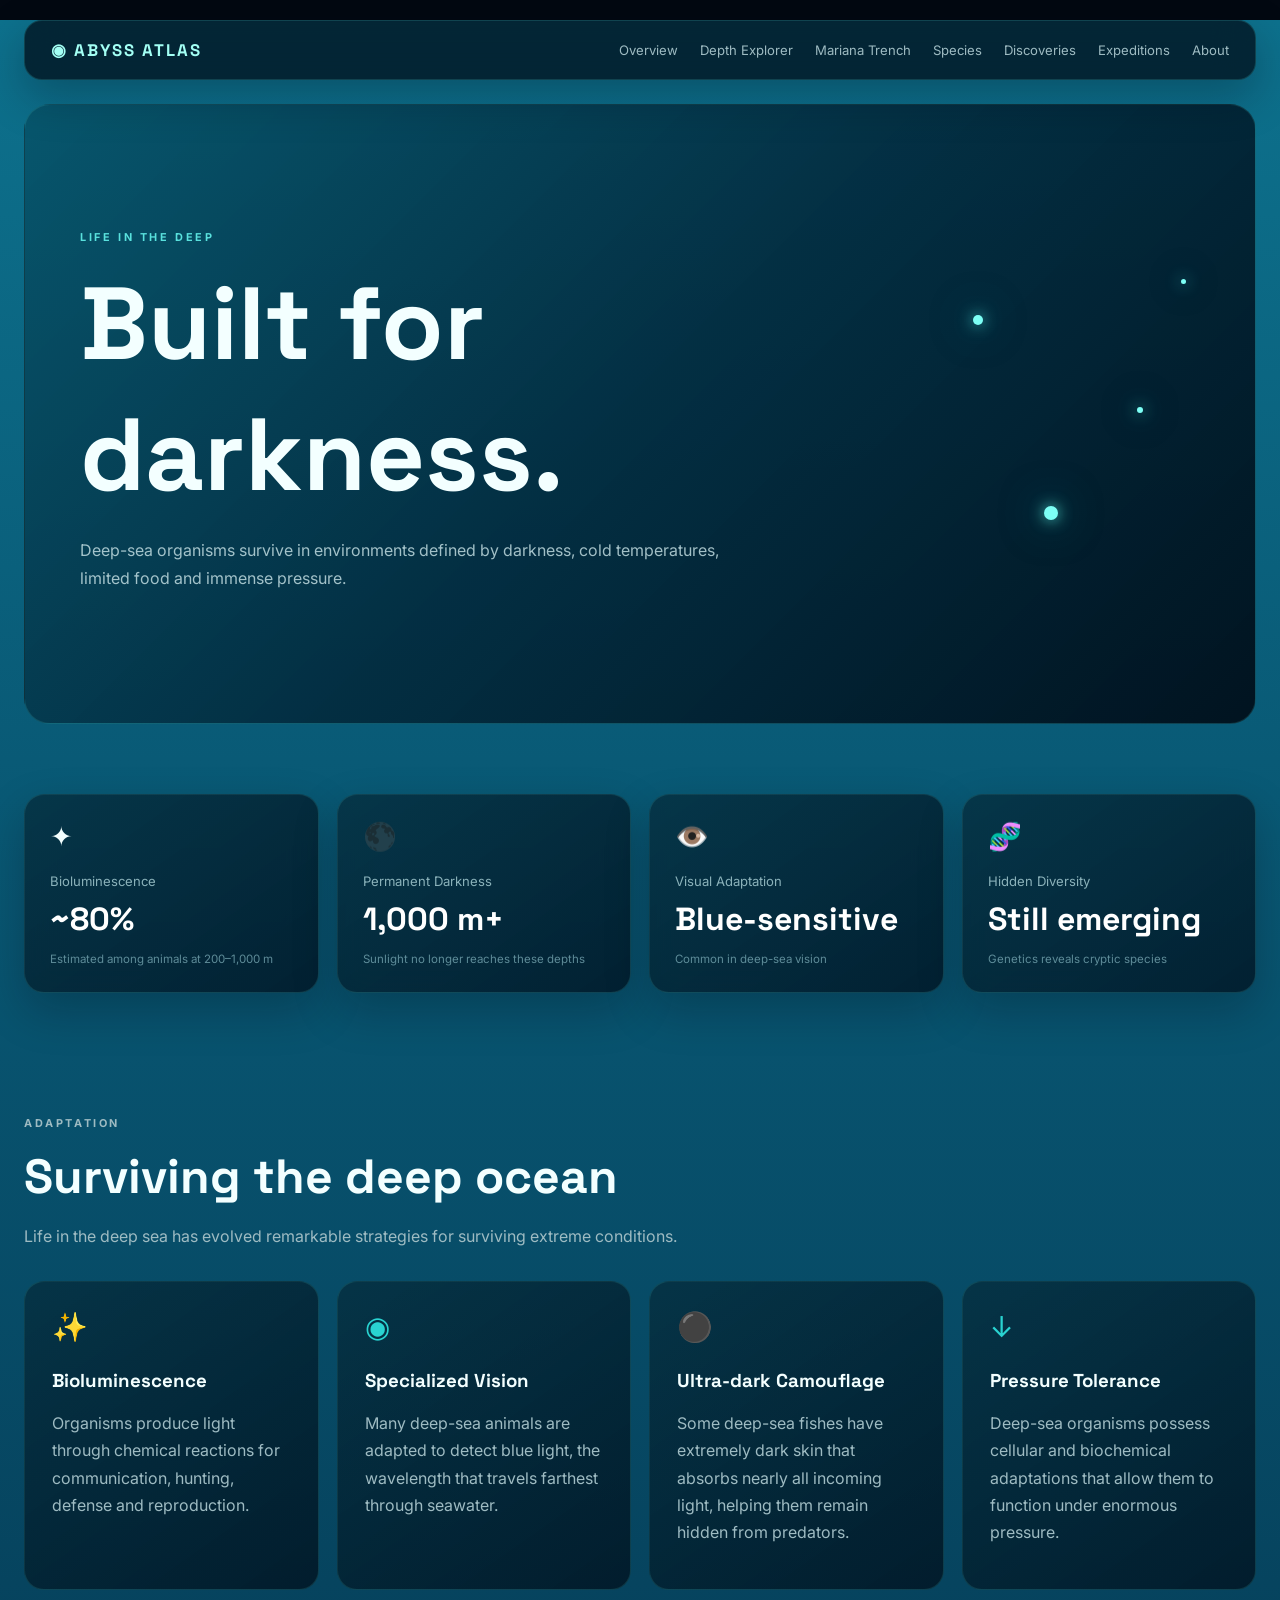
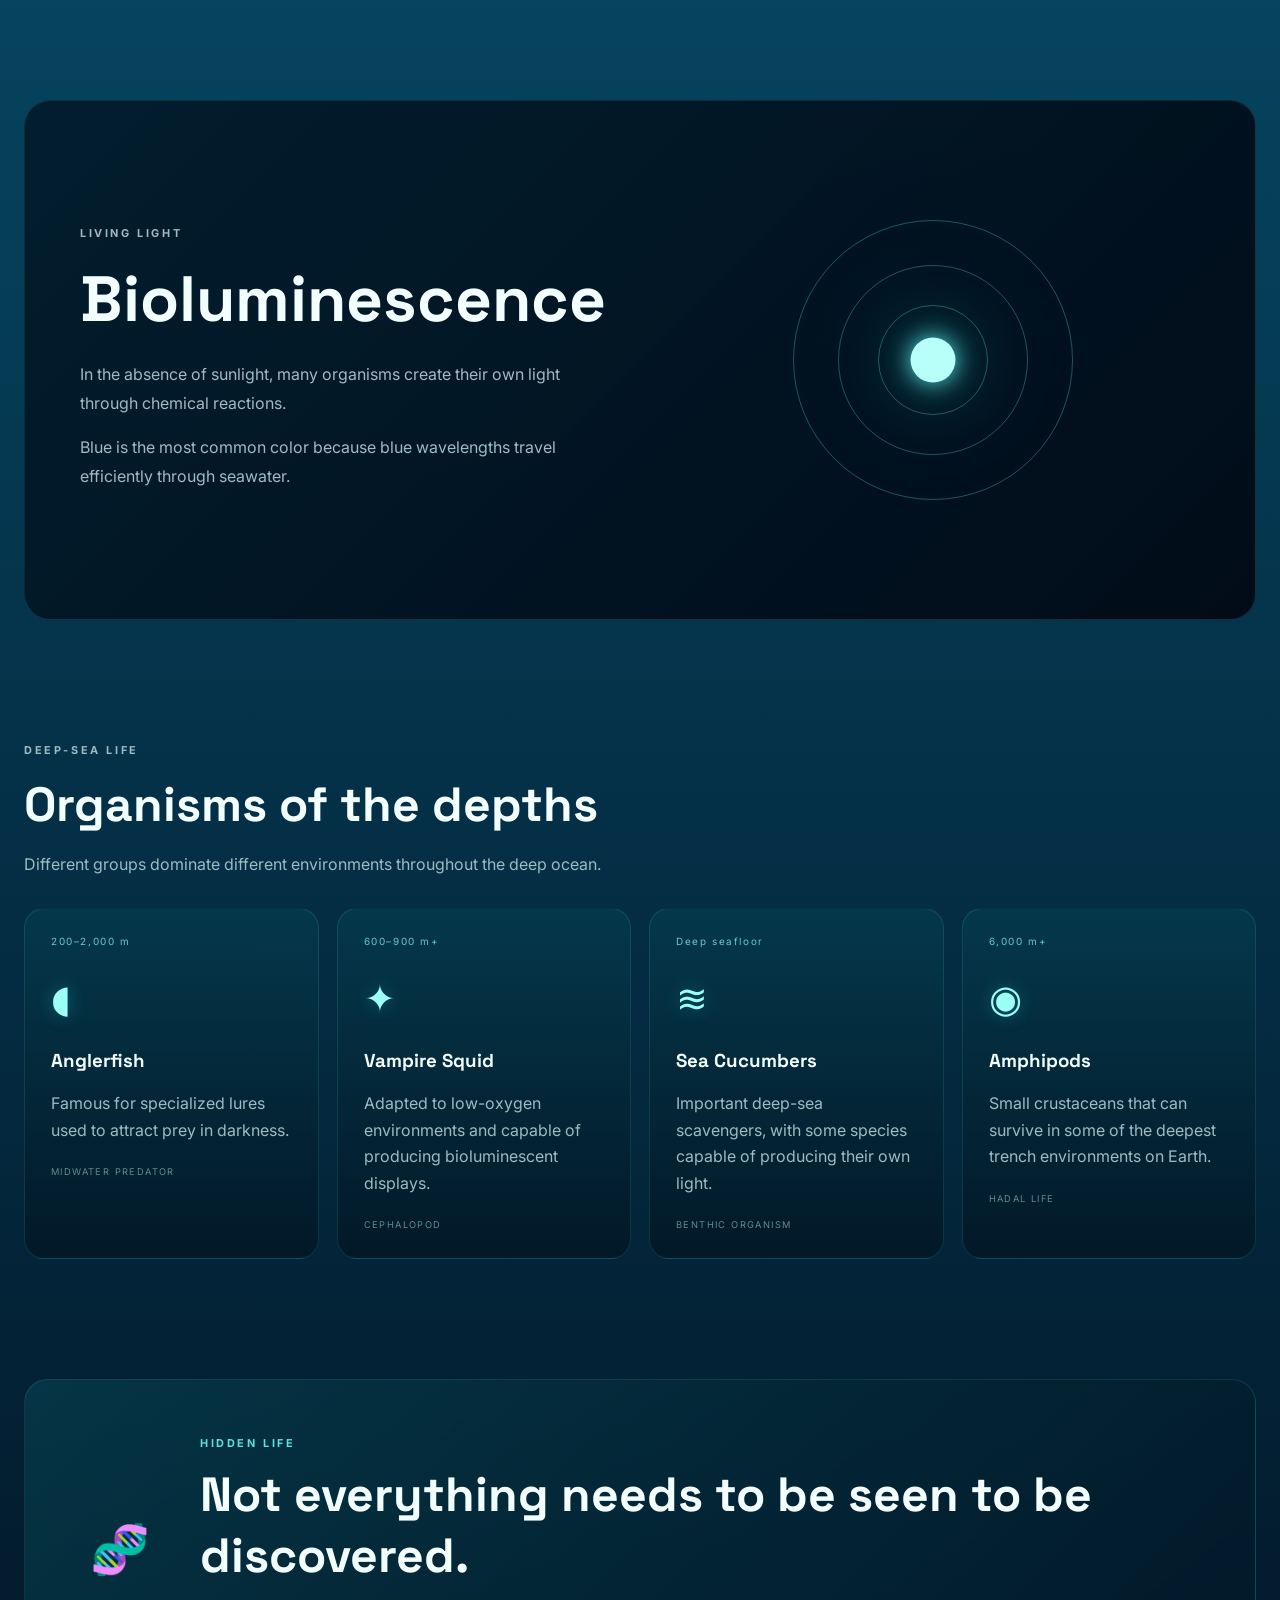
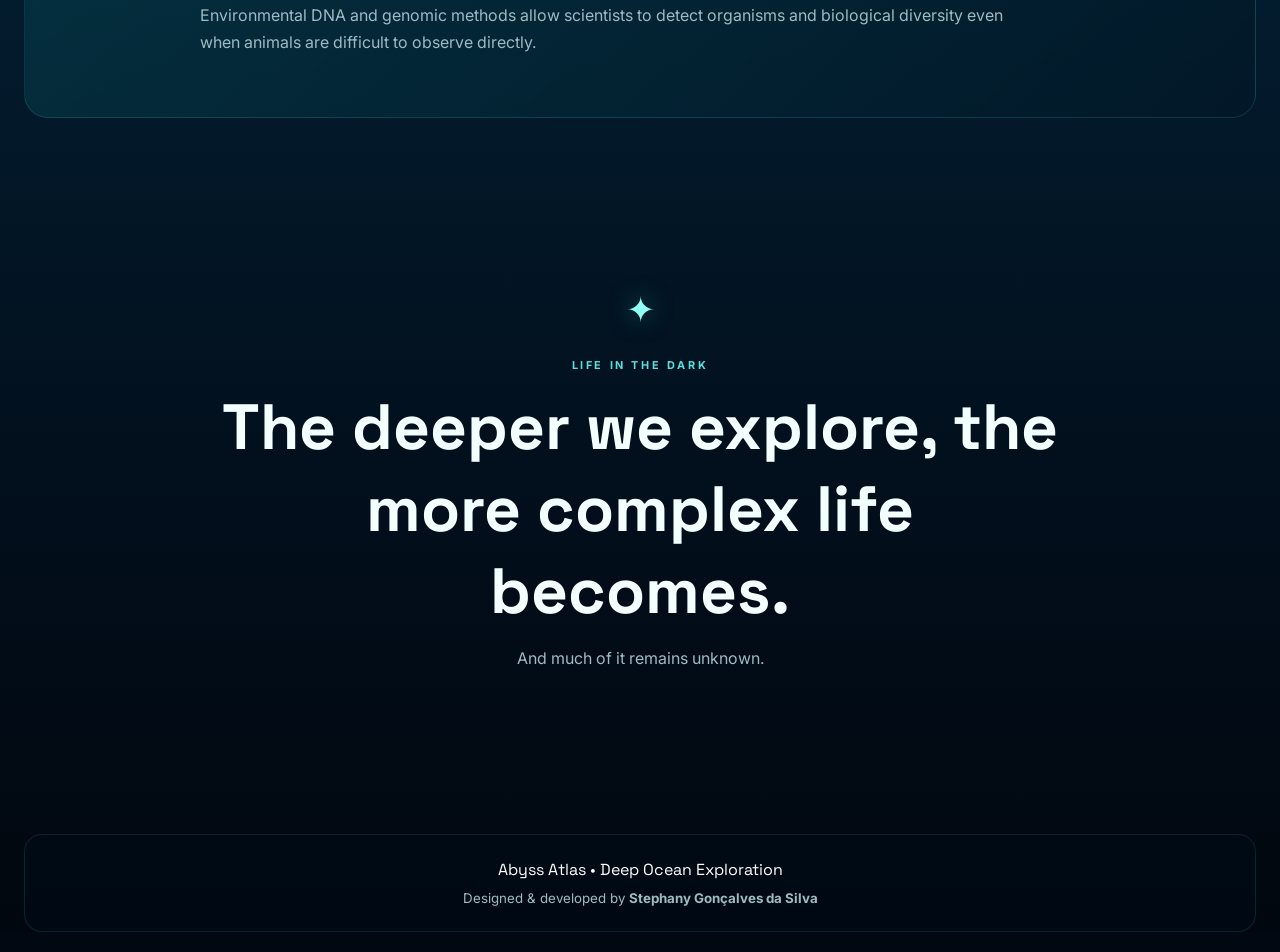
<file: pages/species.html>
<!DOCTYPE html>
<html lang="en">

<head>
    <meta charset="UTF-8">

    <meta
        name="viewport"
        content="width=device-width, initial-scale=1.0"
    >

    <title>Species | Abyss Atlas</title>

    <link
        rel="stylesheet"
        href="../css/style.css"
    >
</head>

<body>

    <nav class="navbar">

        <div class="brand">
            ◉ ABYSS ATLAS
        </div>

        <div class="nav-links">

            <a href="../index.html">
                Overview
            </a>

            <a href="depth.html">
                Depth Explorer
            </a>

            <a href="mariana.html">
                Mariana Trench
            </a>

            <a href="species.html">
                Species
            </a>

            <a href="discoveries.html">
    Discoveries
</a>

            <a href="expeditions.html">
    Expeditions
</a>

            <a href="about.html">
    About
</a>

        </div>

    </nav>


    <main>

        <section class="species-hero">

            <div>

                <p class="eyebrow">
                    LIFE IN THE DEEP
                </p>

                <h1>
                    Built for darkness.
                </h1>

                <p>
                    Deep-sea organisms survive in environments
                    defined by darkness, cold temperatures,
                    limited food and immense pressure.
                </p>

            </div>


            <div class="bio-glow">

                <span></span>
                <span></span>
                <span></span>
                <span></span>

            </div>

        </section>


        <section class="species-kpis">

            <article class="card">

                <span class="card-icon">
                    ✦
                </span>

                <p>
                    Bioluminescence
                </p>

                <strong>
                    ~80%
                </strong>

                <small>
                    Estimated among animals
                    at 200–1,000 m
                </small>

            </article>


            <article class="card">

                <span class="card-icon">
                    🌑
                </span>

                <p>
                    Permanent Darkness
                </p>

                <strong>
                    1,000 m+
                </strong>

                <small>
                    Sunlight no longer reaches
                    these depths
                </small>

            </article>


            <article class="card">

                <span class="card-icon">
                    👁️
                </span>

                <p>
                    Visual Adaptation
                </p>

                <strong>
                    Blue-sensitive
                </strong>

                <small>
                    Common in deep-sea vision
                </small>

            </article>


            <article class="card">

                <span class="card-icon">
                    🧬
                </span>

                <p>
                    Hidden Diversity
                </p>

                <strong>
                    Still emerging
                </strong>

                <small>
                    Genetics reveals cryptic species
                </small>

            </article>

        </section>


        <section class="species-section">

            <div class="section-heading">

                <p class="eyebrow">
                    ADAPTATION
                </p>

                <h2>
                    Surviving the deep ocean
                </h2>

                <p>
                    Life in the deep sea has evolved
                    remarkable strategies for surviving
                    extreme conditions.
                </p>

            </div>


            <div class="adaptation-grid">

                <article>

                    <span>
                        ✨
                    </span>

                    <h3>
                        Bioluminescence
                    </h3>

                    <p>
                        Organisms produce light through
                        chemical reactions for communication,
                        hunting, defense and reproduction.
                    </p>

                </article>


                <article>

                    <span>
                        ◉
                    </span>

                    <h3>
                        Specialized Vision
                    </h3>

                    <p>
                        Many deep-sea animals are adapted
                        to detect blue light, the wavelength
                        that travels farthest through seawater.
                    </p>

                </article>


                <article>

                    <span>
                        ⚫
                    </span>

                    <h3>
                        Ultra-dark Camouflage
                    </h3>

                    <p>
                        Some deep-sea fishes have extremely
                        dark skin that absorbs nearly all
                        incoming light, helping them remain
                        hidden from predators.
                    </p>

                </article>


                <article>

                    <span>
                        ↓
                    </span>

                    <h3>
                        Pressure Tolerance
                    </h3>

                    <p>
                        Deep-sea organisms possess cellular
                        and biochemical adaptations that allow
                        them to function under enormous pressure.
                    </p>

                </article>

            </div>

        </section>


        <section class="biolum-section">

            <div class="biolum-content">

                <p class="eyebrow">
                    LIVING LIGHT
                </p>

                <h2>
                    Bioluminescence
                </h2>

                <p>
                    In the absence of sunlight, many organisms
                    create their own light through chemical
                    reactions.
                </p>

                <p>
                    Blue is the most common color because
                    blue wavelengths travel efficiently
                    through seawater.
                </p>

            </div>


            <div class="biolum-visual">

                <div class="glow-organism">

                    <div class="glow-core"></div>

                    <div class="glow-ring ring-one"></div>
                    <div class="glow-ring ring-two"></div>
                    <div class="glow-ring ring-three"></div>

                </div>

            </div>

        </section>


        <section class="species-section">

            <div class="section-heading">

                <p class="eyebrow">
                    DEEP-SEA LIFE
                </p>

                <h2>
                    Organisms of the depths
                </h2>

                <p>
                    Different groups dominate different
                    environments throughout the deep ocean.
                </p>

            </div>


            <div class="species-cards">

                <article class="species-card">

                    <div class="species-depth">
                        200–2,000 m
                    </div>

                    <span class="species-symbol">
                        ◖
                    </span>

                    <h3>
                        Anglerfish
                    </h3>

                    <p>
                        Famous for specialized lures
                        used to attract prey in darkness.
                    </p>

                    <small>
                        MIDWATER PREDATOR
                    </small>

                </article>


                <article class="species-card">

                    <div class="species-depth">
                        600–900 m+
                    </div>

                    <span class="species-symbol">
                        ✦
                    </span>

                    <h3>
                        Vampire Squid
                    </h3>

                    <p>
                        Adapted to low-oxygen environments
                        and capable of producing
                        bioluminescent displays.
                    </p>

                    <small>
                        CEPHALOPOD
                    </small>

                </article>


                <article class="species-card">

                    <div class="species-depth">
                        Deep seafloor
                    </div>

                    <span class="species-symbol">
                        ≋
                    </span>

                    <h3>
                        Sea Cucumbers
                    </h3>

                    <p>
                        Important deep-sea scavengers,
                        with some species capable
                        of producing their own light.
                    </p>

                    <small>
                        BENTHIC ORGANISM
                    </small>

                </article>


                <article class="species-card">

                    <div class="species-depth">
                        6,000 m+
                    </div>

                    <span class="species-symbol">
                        ◉
                    </span>

                    <h3>
                        Amphipods
                    </h3>

                    <p>
                        Small crustaceans that can survive
                        in some of the deepest trench
                        environments on Earth.
                    </p>

                    <small>
                        HADAL LIFE
                    </small>

                </article>

            </div>

        </section>


        <section class="hidden-life">

            <div class="hidden-life-icon">
                🧬
            </div>

            <div>

                <p class="eyebrow">
                    HIDDEN LIFE
                </p>

                <h2>
                    Not everything needs to be seen
                    to be discovered.
                </h2>

                <p>
                    Environmental DNA and genomic methods
                    allow scientists to detect organisms
                    and biological diversity even when
                    animals are difficult to observe
                    directly.
                </p>

            </div>

        </section>


        <section class="species-ending">

            <span>
                ✦
            </span>

            <p class="eyebrow">
                LIFE IN THE DARK
            </p>

            <h2>
                The deeper we explore,
                the more complex life becomes.
            </h2>

            <p>
                And much of it remains unknown.
            </p>

        </section>

    </main>


    <footer>

        <p>
            Abyss Atlas • Deep Ocean Exploration
        </p>

        <small>
            Designed & developed by
            <strong>
                Stephany Gonçalves da Silva
            </strong>
        </small>

    </footer>

</body>

</html>
</file>
<file: css/style.css>
@import url('https://fonts.googleapis.com/css2?family=Inter:wght@400;500;600;700&family=Space+Grotesk:wght@500;600;700&display=swap');


:root {

    --bg: #020811;
    --bg-soft: #041525;

    --surface:
        rgba(5, 25, 38, 0.82);

    --surface-soft:
        rgba(8, 40, 53, 0.62);

    --border:
        rgba(72, 214, 211, 0.16);

    --text:
        #f3ffff;

    --muted:
        #9ebbc2;

    --cyan:
        #29d3d1;

    --glow:
        #a3fff4;

    --deep:
        #07344a;

    --font-title:
        "Space Grotesk",
        sans-serif;

    --font-body:
        "Inter",
        sans-serif;
}


* {
    box-sizing: border-box;
}


html {
    scroll-behavior: smooth;
}


body {
    margin: 0;
    min-height: 100vh;

    font-family: var(--font-body);
    color: var(--text);

    background:
        linear-gradient(
            180deg,
            #1687a8 0%,
            #0c6f91 15%,
            #07536f 32%,
            #063a55 50%,
            #04263b 68%,
            #031624 84%,
            #020a12 100%
        );

    overflow-x: hidden;
}


body::before {

    content: "";

    position: fixed;

    inset: 0;

    pointer-events: none;

    background-image:
        radial-gradient(
            circle,
            rgba(163,255,244,.25) 1px,
            transparent 1px
        );

    background-size:
        52px 52px;

    opacity:
        0.18;

    z-index:
        -1;
}


/* =========================================
   NAVBAR
========================================= */

.navbar {

    position: sticky;

    top: 0;

    z-index: 10;

    display: flex;

    align-items: center;

    justify-content: space-between;

    gap: 30px;

    width:
        calc(100% - 48px);

    max-width:
        1500px;

    margin:
        20px auto 0;

    padding:
        18px 26px;

    border:
        1px solid
        var(--border);

    border-radius:
        18px;

    background:
        rgba(2, 12, 22, 0.76);

    backdrop-filter:
        blur(18px);

    box-shadow:
        0 18px 50px
        rgba(0, 0, 0, 0.20);
}


.brand {

    font-family:
        var(--font-title);

    font-size:
        1.05rem;

    font-weight:
        700;

    letter-spacing:
        2px;

    color:
        var(--glow);
}


.nav-links {

    display: flex;

    align-items: center;

    gap: 22px;

    flex-wrap: wrap;
}


.nav-links a {

    color:
        var(--muted);

    text-decoration:
        none;

    font-size:
        0.82rem;

    transition:
        color .2s ease;
}


.nav-links a:hover {

    color:
        var(--glow);
}


/* =========================================
   MAIN
========================================= */

main {

    width:
        calc(100% - 48px);

    max-width:
        1500px;

    margin:
        0 auto;
}


/* =========================================
   HERO
========================================= */

.hero {
    position: relative;

    min-height: 78vh;

    display: flex;
    align-items: center;
    justify-content: space-between;

    gap: 60px;

    padding: 80px 48px;
    margin-top: 24px;

    border-radius: 26px;
    overflow: hidden;

    background:
        linear-gradient(
            135deg,
            rgba(20, 122, 153, 0.72),
            rgba(5, 67, 94, 0.76)
        );

    border:
        1px solid
        rgba(163, 255, 244, 0.22);

    box-shadow:
        0 30px 80px
        rgba(0, 20, 35, 0.25);

    backdrop-filter: blur(12px);
}


.hero::after {

    content: "";

    position: absolute;

    width:
        500px;

    height:
        500px;

    right:
        -120px;

    bottom:
        -220px;

    border-radius:
        50%;

    background:
        radial-gradient(
            circle,
            rgba(41, 211, 209, 0.20),
            transparent 65%
        );

    filter:
        blur(10px);
}


.hero-content {

    position: relative;

    z-index: 2;

    max-width:
        820px;
}


.eyebrow {

    margin-bottom:
        14px;

    color:
        var(--cyan);

    font-size:
        0.68rem;

    font-weight:
        700;

    letter-spacing:
        2.6px;
}


.hero h1 {

    margin:
        0;

    font-family:
        var(--font-title);

    font-size:
        clamp(3rem, 7vw, 6rem);

    line-height:
        0.98;

    letter-spacing:
        -2px;
}


.hero h1 span {

    display:
        block;

    color:
        var(--glow);

    text-shadow:
        0 0 30px
        rgba(41,211,209,.15);
}


.hero-text {

    max-width:
        680px;

    margin:
        28px 0;

    color:
        var(--muted);

    font-size:
        1.05rem;

    line-height:
        1.75;
}


.hero-button {

    display:
        inline-block;

    padding:
        14px 22px;

    border-radius:
        12px;

    background:
        linear-gradient(
            135deg,
            #0b8996,
            #20c5c2
        );

    color:
        #001014;

    font-weight:
        700;

    text-decoration:
        none;

    box-shadow:
        0 0 28px
        rgba(41, 211, 209, 0.22);

    transition:
        transform .2s ease;
}


.hero-button:hover {

    transform:
        translateY(-3px);
}


/* =========================================
   DEPTH INDICATOR
========================================= */

.depth-indicator {

    position: relative;

    z-index: 2;

    min-width:
        150px;

    text-align:
        right;

    color:
        var(--muted);
}


.depth-indicator span {

    display:
        block;

    font-size:
        .60rem;

    letter-spacing:
        2px;
}


.depth-indicator strong {

    display:
        block;

    margin:
        6px 0;

    font-family:
        var(--font-title);

    color:
        white;
}


.depth-line {

    width:
        1px;

    height:
        180px;

    margin:
        18px 0 18px auto;

    background:
        linear-gradient(
            var(--cyan),
            rgba(41,211,209,.08)
        );
}


/* =========================================
   SECTIONS
========================================= */

.overview,
.descent-preview {

    padding:
        90px 0;
}


.section-heading {

    max-width:
        760px;

    margin-bottom:
        30px;
}


.section-heading h2 {

    margin:
        0 0 14px;

    font-family:
        var(--font-title);

    font-size:
        clamp(2rem, 4vw, 3rem);
}


.section-heading p {

    color:
        var(--muted);

    line-height:
        1.7;
}


/* =========================================
   CARDS
========================================= */

.cards {

    display:
        grid;

    grid-template-columns:
        repeat(4, minmax(0, 1fr));

    gap:
        18px;
}


.card {

    padding:
        25px;

    border-radius:
        20px;

background:
    linear-gradient(
        145deg,
        rgba(12, 91, 112, 0.65),
        rgba(6, 54, 76, 0.72)
    );

    border:
        1px solid
        var(--border);

    backdrop-filter:
        blur(15px);

    transition:
        transform .25s ease,
        border-color .25s ease;
}


.card:hover {

    transform:
        translateY(-5px);

    border-color:
        rgba(41,211,209,.38);
}


.card-icon {

    display:
        block;

    margin-bottom:
        20px;

    font-size:
        1.7rem;
}


.card p {

    margin:
        0 0 10px;

    color:
        var(--muted);

    font-size:
        .82rem;
}


.card strong {

    display:
        block;

    margin-bottom:
        8px;

    font-family:
        var(--font-title);

    font-size:
        2rem;

    color:
        white;
}


.card small {

    color:
        #668e98;

    font-size:
        .72rem;
}


/* =========================================
   DEPTH ZONES
========================================= */

.depth-zones {

    display:
        grid;

    gap:
        12px;
}


.zone {

    display:
        grid;

    grid-template-columns:
        130px 220px 1fr;

    gap:
        25px;

    align-items:
        center;

    min-height:
        90px;

    padding:
        20px 26px;

    border-radius:
        18px;

    border:
        1px solid
        rgba(163, 255, 244, 0.10);
}


.zone span {

    color:
        var(--cyan);

    font-family:
        var(--font-title);

    font-size:
        .84rem;
}


.zone strong {

    font-family:
        var(--font-title);

    font-size:
        1.08rem;
}


.zone small {

    color:
        var(--muted);
}


.zone-sunlight {

    background:
        rgba(13, 111, 132, .40);
}


.zone-twilight {

    background:
        rgba(8, 75, 101, .40);
}


.zone-midnight {

    background:
        rgba(6, 47, 72, .44);
}


.zone-abyss {

    background:
        rgba(3, 28, 48, .55);
}


.zone-hadal {

    background:
        rgba(1, 12, 24, .78);
}


/* =========================================
   FOOTER
========================================= */

footer {

    width:
        calc(100% - 48px);

    max-width:
        1500px;

    margin:
        20px auto;

    padding:
        24px;

    text-align:
        center;

    border:
        1px solid
        var(--border);

    border-radius:
        18px;

    background:
        rgba(2, 12, 22, 0.72);

    color:
        var(--muted);
}


footer p {

    margin:
        0 0 7px;

    color:
        white;

    font-family:
        var(--font-title);
}


/* =========================================
   RESPONSIVE
========================================= */

@media (max-width: 950px) {

    .navbar {

        align-items:
            flex-start;

        flex-direction:
            column;
    }


    .hero {

        align-items:
            flex-start;

        flex-direction:
            column;
    }


    .depth-indicator {

        display:
            none;
    }


    .cards {

        grid-template-columns:
            repeat(2, 1fr);
    }


    .zone {

        grid-template-columns:
            1fr;
    }

}


@media (max-width: 600px) {

    .navbar,
    main,
    footer {

        width:
            calc(100% - 24px);
    }


    .hero {

        padding:
            45px 25px;
    }


    .cards {

        grid-template-columns:
            1fr;
    }


    .nav-links {

        gap:
            12px;
    }

}
/* =========================================
   ABYSS ATLAS — FINAL OCEAN DEPTH THEME
========================================= */

html {
    background: #020811;
}

body {
    background:
        linear-gradient(
            180deg,
            #0d718d 0%,
            #095a76 18%,
            #06445f 38%,
            #043047 58%,
            #031d30 76%,
            #020e1b 90%,
            #01070e 100%
        ) !important;

    color: #f3ffff;
}


/* Subtle underwater particles */

body::before {
    content: "";

    display: block !important;

    position: fixed;
    inset: 0;

    pointer-events: none;

    background-image:
        radial-gradient(
            circle,
            rgba(163, 255, 244, 0.30) 1px,
            transparent 1px
        );

    background-size:
        55px 55px;

    opacity: 0.12 !important;

    z-index: -1;
}


/* =========================================
   NAVIGATION
========================================= */

.navbar {
    background:
        rgba(2, 17, 29, 0.78) !important;

    border-color:
        rgba(77, 215, 213, 0.17) !important;

    box-shadow:
        0 16px 45px
        rgba(0, 8, 18, 0.28) !important;

    backdrop-filter:
        blur(18px);
}


/* =========================================
   HERO — CLOSER TO THE SURFACE
========================================= */

.hero {
    background:
        linear-gradient(
            135deg,
            rgba(10, 103, 128, 0.78),
            rgba(5, 66, 91, 0.82),
            rgba(3, 39, 59, 0.88)
        ) !important;

    border-color:
        rgba(129, 239, 232, 0.19) !important;

    box-shadow:
        0 30px 80px
        rgba(0, 10, 22, 0.30) !important;
}


/* Soft light entering from surface */

.hero::before {
    content: "";

    position: absolute;

    top: -180px;
    left: 12%;

    width: 700px;
    height: 500px;

    background:
        radial-gradient(
            ellipse,
            rgba(111, 238, 232, 0.15),
            rgba(65, 190, 203, 0.06) 45%,
            transparent 70%
        );

    transform: rotate(-12deg);

    pointer-events: none;
}


/* Bioluminescent glow */

.hero::after {
    content: "";

    position: absolute;

    width: 550px;
    height: 550px;

    right: -150px;
    bottom: -260px;

    border-radius: 50%;

    background:
        radial-gradient(
            circle,
            rgba(41, 211, 209, 0.14),
            transparent 67%
        );

    pointer-events: none;
}


/* =========================================
   TEXT
========================================= */

.hero-text {
    color:
        rgba(221, 241, 244, 0.82) !important;
}

.eyebrow {
    color: #59e1dd;
}

.hero h1 span {
    color: #b6fff7;

    text-shadow:
        0 0 30px
        rgba(41, 211, 209, 0.16);
}


/* =========================================
   KPI CARDS
========================================= */

.card {
    background:
        linear-gradient(
            145deg,
            rgba(5, 48, 65, 0.84),
            rgba(2, 27, 43, 0.90)
        ) !important;

    border-color:
        rgba(91, 220, 215, 0.14) !important;

    box-shadow:
        0 18px 45px
        rgba(0, 8, 18, 0.24) !important;
}

.card:hover {
    border-color:
        rgba(91, 220, 215, 0.34) !important;

    box-shadow:
        0 22px 55px
        rgba(0, 8, 18, 0.32),
        0 0 22px
        rgba(41, 211, 209, 0.06) !important;
}

.card p {
    color:
        rgba(170, 207, 214, 0.82) !important;
}

.card small {
    color:
        rgba(117, 165, 176, 0.80) !important;
}


/* =========================================
   DEPTH TRANSITION
========================================= */

.zone-sunlight {
    background:
        linear-gradient(
            90deg,
            rgba(10, 103, 128, 0.64),
            rgba(6, 76, 99, 0.72)
        ) !important;
}

.zone-twilight {
    background:
        linear-gradient(
            90deg,
            rgba(6, 76, 99, 0.72),
            rgba(4, 56, 78, 0.80)
        ) !important;
}

.zone-midnight {
    background:
        linear-gradient(
            90deg,
            rgba(4, 54, 76, 0.82),
            rgba(3, 38, 58, 0.88)
        ) !important;
}

.zone-abyss {
    background:
        linear-gradient(
            90deg,
            rgba(3, 36, 55, 0.88),
            rgba(2, 23, 39, 0.94)
        ) !important;
}

.zone-hadal {
    background:
        linear-gradient(
            90deg,
            rgba(2, 22, 37, 0.94),
            rgba(1, 10, 20, 0.98)
        ) !important;
}


/* =========================================
   FOOTER — DEEPEST AREA
========================================= */

footer {
    background:
        rgba(1, 11, 21, 0.88) !important;

    border-color:
        rgba(91, 220, 215, 0.12) !important;
}
/* =========================================
   DEPTH EXPLORER
========================================= */

.depth-main {
    width: 100%;
    max-width: none;
    margin: 0;
}


/* HERO */

.depth-hero {
    width: calc(100% - 48px);
    max-width: 1500px;

    margin: 24px auto 0;

    padding: 90px 48px 120px;

    text-align: center;

    border-radius: 26px 26px 0 0;

    background:
        linear-gradient(
            180deg,
            rgba(13, 113, 141, 0.84),
            rgba(7, 76, 103, 0.92)
        );

    border:
        1px solid
        rgba(118, 236, 232, 0.16);

    border-bottom: none;
}


.depth-hero h1 {
    margin: 0;

    font-family: var(--font-title);

    font-size:
        clamp(3rem, 7vw, 6rem);
}


.depth-hero > p:not(.eyebrow) {
    max-width: 650px;

    margin: 24px auto;

    color:
        rgba(224, 247, 248, 0.82);

    line-height: 1.7;
}


.descent-arrow {
    margin-top: 50px;

    font-size: 2rem;

    color: var(--cyan);

    animation:
        descendArrow 2s infinite;
}


@keyframes descendArrow {

    0%,
    100% {
        transform: translateY(0);
        opacity: .5;
    }

    50% {
        transform: translateY(12px);
        opacity: 1;
    }

}


/* =========================================
   DEPTH SECTIONS
========================================= */

.depth-section {
    position: relative;

    display: grid;

    grid-template-columns:
        180px minmax(0, 1fr);

    width: calc(100% - 48px);
    max-width: 1500px;

    min-height: 580px;

    margin: 0 auto;

    padding: 90px 55px;

    overflow: hidden;
}


.sunlight-section {
    background:
        linear-gradient(
            180deg,
            #095f7c,
            #074b67
        );
}


.twilight-section {
    background:
        linear-gradient(
            180deg,
            #074b67,
            #05354f
        );
}


.midnight-section {
    background:
        linear-gradient(
            180deg,
            #05354f,
            #03253b
        );
}


.abyssal-section {
    background:
        linear-gradient(
            180deg,
            #03253b,
            #021727
        );
}


.hadal-section {
    background:
        linear-gradient(
            180deg,
            #021727,
            #010911
        );
}


/* SIDE DEPTH SCALE */

.depth-marker {
    position: relative;

    display: flex;

    flex-direction: column;

    align-items: center;

    color:
        rgba(163,255,244,.75);

    font-family:
        var(--font-title);
}


.depth-marker span {
    position: sticky;

    top: 120px;

    font-size: .85rem;
}


.marker-line {
    width: 1px;
    height: 100%;

    margin-top: 18px;

    background:
        linear-gradient(
            rgba(94,226,221,.65),
            rgba(94,226,221,.03)
        );
}


/* CONTENT */

.depth-content {
    max-width: 900px;

    padding-top: 40px;
}


.zone-label {
    color: var(--cyan);

    font-size: .65rem;

    font-weight: 700;

    letter-spacing: 2.5px;
}


.depth-content h2,
.challenger-section h2 {
    margin: 7px 0 20px;

    font-family: var(--font-title);

    font-size:
        clamp(2.4rem, 5vw, 4.5rem);
}


.depth-content > p {
    max-width: 700px;

    color:
        rgba(197, 224, 229, .80);

    font-size: 1rem;

    line-height: 1.8;
}


/* FACT CARDS */

.depth-facts {
    display: grid;

    grid-template-columns:
        repeat(3, minmax(0, 1fr));

    gap: 14px;

    margin-top: 45px;
}


.depth-facts article {
    padding: 22px;

    border-radius: 16px;

    background:
        rgba(2, 17, 29, .48);

    border:
        1px solid
        rgba(115, 228, 222, .12);

    backdrop-filter:
        blur(12px);
}


.depth-facts small {
    display: block;

    margin-bottom: 10px;

    color:
        #6e9fa7;

    font-size: .62rem;

    letter-spacing: 1.5px;
}


.depth-facts strong {
    color: #ecffff;

    font-family:
        var(--font-title);

    font-size: 1rem;
}


/* =========================================
   CHALLENGER DEEP
========================================= */

.challenger-section {
    position: relative;

    width: calc(100% - 48px);
    max-width: 1500px;

    min-height: 780px;

    margin: 0 auto;

    padding: 150px 48px;

    text-align: center;

    overflow: hidden;

    border-radius:
        0 0 26px 26px;

    background:
        linear-gradient(
            180deg,
            #010911,
            #01050a 65%,
            #000307
        );
}


.challenger-glow {
    position: absolute;

    left: 50%;
    bottom: -150px;

    width: 600px;
    height: 350px;

    transform:
        translateX(-50%);

    background:
        radial-gradient(
            ellipse,
            rgba(32, 190, 185, .12),
            transparent 65%
        );

    filter: blur(15px);
}


.challenger-depth {
    margin: 50px 0 20px;

    font-family:
        var(--font-title);
}


.challenger-depth span {
    display: block;

    margin-bottom: 10px;

    color: var(--cyan);

    font-size: 2rem;
}


.challenger-depth strong {
    font-size:
        clamp(3rem, 8vw, 7rem);

    color: #efffff;

    text-shadow:
        0 0 35px
        rgba(41,211,209,.12);
}


.challenger-section > p {
    color:
        rgba(176, 204, 209, .72);
}


.bottom-message {
    position: relative;

    z-index: 2;

    max-width: 720px;

    margin:
        130px auto 0;

    padding: 35px;

    border-top:
        1px solid
        rgba(107,220,216,.16);

    border-bottom:
        1px solid
        rgba(107,220,216,.16);
}


.bottom-message span {
    color:
        #5dcac8;

    font-size: .65rem;

    letter-spacing: 2.5px;
}


.bottom-message h3 {
    margin:
        13px 0 0;

    font-family:
        var(--font-title);

    font-size:
        clamp(1.6rem,4vw,2.7rem);

    font-weight: 500;
}


/* =========================================
   RESPONSIVE
========================================= */

@media (max-width: 800px) {

    .depth-section {
        grid-template-columns:
            1fr;

        min-height: auto;

        padding:
            70px 28px;
    }


    .depth-marker {
        align-items:
            flex-start;
    }


    .marker-line {
        display:
            none;
    }


    .depth-marker span {
        position:
            static;
    }


    .depth-facts {
        grid-template-columns:
            1fr;
    }


    .depth-hero,
    .depth-section,
    .challenger-section {
        width:
            calc(100% - 24px);
    }

}
/* =========================================
   MARIANA TRENCH
========================================= */

.mariana-hero {
    position: relative;

    display: grid;

    grid-template-columns:
        minmax(0, 1fr) 320px;

    gap: 60px;

    min-height: 720px;

    margin-top: 24px;

    padding: 80px 55px;

    border-radius: 26px;

    overflow: hidden;

    background:
        linear-gradient(
            180deg,
            rgba(7, 75, 98, .88),
            rgba(3, 37, 55, .94) 45%,
            rgba(1, 13, 24, .98)
        );

    border:
        1px solid
        rgba(86, 220, 216, .15);
}


.mariana-hero::after {
    content: "";

    position: absolute;

    inset: 0;

    background:
        radial-gradient(
            circle at 20% 15%,
            rgba(71, 218, 213, .12),
            transparent 35%
        );

    pointer-events: none;
}


.mariana-hero-content {
    position: relative;

    z-index: 2;

    align-self: center;

    max-width: 820px;
}


.mariana-hero h1 {
    margin: 0;

    font-family: var(--font-title);

    font-size:
        clamp(3.5rem, 8vw, 7rem);

    line-height: .95;
}


.mariana-subtitle {
    max-width: 580px;

    margin: 25px 0 45px;

    color:
        rgba(205, 232, 235, .80);

    font-size: 1.05rem;

    line-height: 1.7;
}


.mariana-depth-number span,
.mariana-depth-number small {
    display: block;
}


.mariana-depth-number span {
    margin-bottom: 8px;

    color: var(--cyan);

    font-size: .62rem;

    letter-spacing: 2.5px;
}


.mariana-depth-number strong {
    display: block;

    font-family: var(--font-title);

    font-size:
        clamp(3rem, 7vw, 6rem);

    color: #efffff;
}


.mariana-depth-number small {
    color: #70939b;
}


/* TRENCH VISUAL */

.trench-visual {
    position: relative;

    z-index: 2;

    display: flex;

    flex-direction: column;

    align-items: center;

    justify-content: center;
}


.surface-line {
    width: 160px;
    height: 1px;

    background:
        rgba(164,255,246,.65);
}


.surface-label {
    margin: 12px 0 20px;

    color: #7fc7c8;

    font-size: .58rem;

    letter-spacing: 2px;
}


.trench-line {
    width: 2px;
    height: 430px;

    background:
        linear-gradient(
            #4bd9d5,
            rgba(75,217,213,.05)
        );
}


.trench-bottom {
    color: var(--cyan);

    font-size: 2rem;

    text-shadow:
        0 0 20px
        rgba(41,211,209,.35);
}


/* KPI */

.mariana-kpis {
    display: grid;

    grid-template-columns:
        repeat(4, minmax(0, 1fr));

    gap: 18px;

    padding: 70px 0 30px;
}


/* INFORMATION */

.mariana-section {
    padding: 80px 0;
}


.mariana-info-grid {
    display: grid;

    grid-template-columns:
        repeat(3, minmax(0, 1fr));

    gap: 18px;
}


.mariana-info-card {
    padding: 28px;

    border-radius: 20px;

    background:
        linear-gradient(
            145deg,
            rgba(5,48,65,.82),
            rgba(2,25,40,.90)
        );

    border:
        1px solid
        rgba(86,220,216,.13);
}


.mariana-info-card > span {
    display: block;

    margin-bottom: 22px;

    color: var(--cyan);

    font-size: 1.7rem;
}


.mariana-info-card h3 {
    font-family: var(--font-title);
}


.mariana-info-card p {
    color: var(--muted);

    line-height: 1.7;
}


/* EVEREST COMPARISON */

.everest-section {
    display: grid;

    grid-template-columns:
        minmax(0, 1fr)
        minmax(350px, .8fr);

    gap: 60px;

    align-items: center;

    padding: 55px;

    margin: 40px 0;

    border-radius: 24px;

    background:
        linear-gradient(
            135deg,
            rgba(5,59,77,.76),
            rgba(2,24,40,.90)
        );

    border:
        1px solid
        rgba(85,215,211,.15);
}


.everest-section h2 {
    font-family: var(--font-title);

    font-size:
        clamp(2rem,4vw,3.5rem);
}


.everest-section p {
    color: var(--muted);

    line-height: 1.7;
}


.everest-comparison {
    display: flex;

    align-items: flex-end;

    justify-content: center;

    gap: 35px;

    height: 350px;
}


.comparison-column {
    display: flex;

    flex-direction: column;

    align-items: center;

    justify-content: flex-end;

    height: 100%;
}


.comparison-column small {
    margin-bottom: 15px;

    color: #7eaeb3;

    font-size: .58rem;

    letter-spacing: 1.5px;

    text-align: center;
}


.everest-bar,
.challenger-bar {
    position: relative;

    width: 85px;

    border-radius:
        12px 12px 0 0;
}


.everest-bar {
    height: 240px;

    background:
        linear-gradient(
            #6fbdc0,
            #275f6d
        );
}


.challenger-bar {
    height: 300px;

    background:
        linear-gradient(
            #28d4cf,
            #063a4d
        );
}


.everest-bar span,
.challenger-bar span {
    position: absolute;

    left: 50%;

    bottom: 20px;

    transform:
        translateX(-50%);

    color: white;

    font-family: var(--font-title);

    writing-mode:
        vertical-rl;

    transform:
        translateX(-50%)
        rotate(180deg);
}


/* HISTORY */

.mariana-history {
    padding: 90px 0;
}


.history-line {
    display: grid;

    grid-template-columns:
        repeat(3, minmax(0,1fr));

    gap: 25px;

    position: relative;

    margin-top: 50px;
}


.history-line::before {
    content: "";

    position: absolute;

    top: 51px;

    left: 5%;
    right: 5%;

    height: 1px;

    background:
        rgba(80,217,211,.22);
}


.history-line article {
    position: relative;

    padding: 25px;
}


.history-year {
    color: var(--cyan);

    font-family: var(--font-title);

    font-size: .85rem;
}


.history-dot {
    position: relative;

    z-index: 2;

    width: 10px;
    height: 10px;

    margin: 20px 0 28px;

    border-radius: 50%;

    background: var(--cyan);

    box-shadow:
        0 0 18px
        rgba(41,211,209,.55);
}


.history-line h3 {
    font-family: var(--font-title);
}


.history-line p {
    color: var(--muted);

    line-height: 1.7;
}


/* ENDING */

.mariana-ending {
    padding:
        130px 30px;

    text-align: center;
}


.mariana-ending > span {
    display: block;

    margin-bottom: 30px;

    color: var(--cyan);

    font-size: 2rem;
}


.mariana-ending h2 {
    max-width: 900px;

    margin: 15px auto 0;

    font-family: var(--font-title);

    font-size:
        clamp(2rem,5vw,4rem);
}


/* RESPONSIVE */

@media (max-width: 900px) {

    .mariana-hero {
        grid-template-columns: 1fr;
    }

    .trench-visual {
        display: none;
    }

    .mariana-kpis {
        grid-template-columns:
            repeat(2,1fr);
    }

    .mariana-info-grid {
        grid-template-columns: 1fr;
    }

    .everest-section {
        grid-template-columns: 1fr;
    }

    .history-line {
        grid-template-columns: 1fr;
    }

    .history-line::before {
        display: none;
    }

}


@media (max-width: 550px) {

    .mariana-kpis {
        grid-template-columns: 1fr;
    }

    .mariana-hero {
        padding: 55px 28px;
    }

}
/* =========================================
   SPECIES PAGE
========================================= */

.species-hero {
    position: relative;

    display: flex;

    align-items: center;
    justify-content: space-between;

    gap: 50px;

    min-height: 620px;

    margin-top: 24px;

    padding: 75px 55px;

    border-radius: 26px;

    overflow: hidden;

    background:
        linear-gradient(
            135deg,
            rgba(7, 83, 105, .86),
            rgba(3, 42, 61, .92) 50%,
            rgba(1, 17, 29, .97)
        );

    border:
        1px solid
        rgba(86,220,216,.15);
}


.species-hero > div:first-child {
    position: relative;

    z-index: 2;

    max-width: 820px;
}


.species-hero h1 {
    margin: 0;

    font-family:
        var(--font-title);

    font-size:
        clamp(3.5rem,8vw,7rem);
}


.species-hero p:not(.eyebrow) {
    max-width: 650px;

    color:
        rgba(202,229,232,.80);

    line-height: 1.8;
}


/* FLOATING LIGHTS */

.bio-glow {
    position: relative;

    width: 330px;
    height: 330px;
}


.bio-glow span {
    position: absolute;

    width: 10px;
    height: 10px;

    border-radius: 50%;

    background: #7dfff5;

    box-shadow:
        0 0 15px #50e6df,
        0 0 45px rgba(41,211,209,.55);
}


.bio-glow span:nth-child(1) {
    top: 20%;
    left: 20%;
}


.bio-glow span:nth-child(2) {
    top: 48%;
    right: 20%;

    width: 6px;
    height: 6px;
}


.bio-glow span:nth-child(3) {
    bottom: 18%;
    left: 45%;

    width: 14px;
    height: 14px;
}


.bio-glow span:nth-child(4) {
    top: 9%;
    right: 5%;

    width: 5px;
    height: 5px;
}


/* KPIs */

.species-kpis {
    display: grid;

    grid-template-columns:
        repeat(4,minmax(0,1fr));

    gap: 18px;

    padding: 70px 0 30px;
}


/* GENERAL */

.species-section {
    padding: 80px 0;
}


/* ADAPTATIONS */

.adaptation-grid {
    display: grid;

    grid-template-columns:
        repeat(4,minmax(0,1fr));

    gap: 18px;
}


.adaptation-grid article {
    padding: 27px;

    border-radius: 20px;

    background:
        linear-gradient(
            145deg,
            rgba(5,47,64,.82),
            rgba(2,25,40,.91)
        );

    border:
        1px solid
        rgba(86,220,216,.13);
}


.adaptation-grid span {
    display: block;

    margin-bottom: 25px;

    color: var(--cyan);

    font-size: 1.8rem;
}


.adaptation-grid h3 {
    font-family: var(--font-title);
}


.adaptation-grid p {
    color: var(--muted);

    line-height: 1.7;
}


/* BIOLUMINESCENCE */

.biolum-section {
    display: grid;

    grid-template-columns:
        1fr 1fr;

    align-items: center;

    gap: 50px;

    min-height: 520px;

    padding: 55px;

    margin: 30px 0;

    border-radius: 26px;

    overflow: hidden;

    background:
        linear-gradient(
            135deg,
            rgba(2,29,45,.96),
            rgba(1,11,23,.98)
        );

    border:
        1px solid
        rgba(86,220,216,.14);
}


.biolum-content {
    max-width: 650px;
}


.biolum-content h2 {
    margin: 0 0 20px;

    font-family: var(--font-title);

    font-size:
        clamp(2.5rem,5vw,4.5rem);
}


.biolum-content p {
    color: var(--muted);

    line-height: 1.8;
}


.biolum-visual {
    display: flex;

    align-items: center;
    justify-content: center;

    min-height: 360px;
}


.glow-organism {
    position: relative;

    width: 160px;
    height: 160px;
}


.glow-core {
    position: absolute;

    top: 50%;
    left: 50%;

    width: 45px;
    height: 45px;

    transform:
        translate(-50%,-50%);

    border-radius: 50%;

    background:
        #b8fff9;

    box-shadow:
        0 0 25px #57eee7,
        0 0 80px rgba(41,211,209,.70),
        0 0 160px rgba(41,211,209,.25);
}


.glow-ring {
    position: absolute;

    top: 50%;
    left: 50%;

    border:
        1px solid
        rgba(115,255,246,.28);

    border-radius: 50%;

    transform:
        translate(-50%,-50%);
}


.ring-one {
    width: 110px;
    height: 110px;
}


.ring-two {
    width: 190px;
    height: 190px;
}


.ring-three {
    width: 280px;
    height: 280px;
}


/* SPECIES CARDS */

.species-cards {
    display: grid;

    grid-template-columns:
        repeat(4,minmax(0,1fr));

    gap: 18px;
}


.species-card {
    position: relative;

    min-height: 300px;

    padding: 26px;

    border-radius: 20px;

    overflow: hidden;

    background:
        linear-gradient(
            180deg,
            rgba(6,60,78,.76),
            rgba(2,24,39,.94)
        );

    border:
        1px solid
        rgba(86,220,216,.13);

    transition:
        transform .25s ease,
        border-color .25s ease;
}


.species-card:hover {
    transform:
        translateY(-5px);

    border-color:
        rgba(82,230,223,.35);
}


.species-depth {
    color: #68c9cb;

    font-size: .62rem;

    letter-spacing: 1.6px;
}


.species-symbol {
    display: block;

    margin: 28px 0;

    color: #9cfff7;

    font-size: 2.4rem;

    text-shadow:
        0 0 18px
        rgba(41,211,209,.32);
}


.species-card h3 {
    font-family: var(--font-title);
}


.species-card p {
    color: var(--muted);

    line-height: 1.65;
}


.species-card small {
    color: #638b93;

    font-size: .58rem;

    letter-spacing: 1.4px;
}


/* HIDDEN LIFE */

.hidden-life {
    display: grid;

    grid-template-columns:
        100px 1fr;

    gap: 30px;

    align-items: center;

    margin: 40px 0;

    padding: 45px;

    border-radius: 24px;

    background:
        linear-gradient(
            135deg,
            rgba(7,73,86,.50),
            rgba(2,24,40,.92)
        );

    border:
        1px solid
        rgba(86,220,216,.14);
}


.hidden-life-icon {
    font-size: 3rem;

    text-align: center;
}


.hidden-life h2 {
    margin: 5px 0 15px;

    font-family: var(--font-title);

    font-size:
        clamp(2rem,4vw,3rem);
}


.hidden-life p:not(.eyebrow) {
    max-width: 820px;

    color: var(--muted);

    line-height: 1.7;
}


/* END */

.species-ending {
    padding: 130px 30px;

    text-align: center;
}


.species-ending > span {
    display: block;

    margin-bottom: 28px;

    color: #8ffff7;

    font-size: 2.2rem;

    text-shadow:
        0 0 25px rgba(41,211,209,.5);
}


.species-ending h2 {
    max-width: 850px;

    margin: 12px auto;

    font-family: var(--font-title);

    font-size:
        clamp(2rem,5vw,4rem);
}


.species-ending > p:last-child {
    color: var(--muted);
}


/* RESPONSIVE */

@media (max-width: 1000px) {

    .species-kpis,
    .species-cards,
    .adaptation-grid {
        grid-template-columns:
            repeat(2,1fr);
    }

}


@media (max-width: 800px) {

    .species-hero {
        flex-direction: column;

        align-items: flex-start;
    }

    .bio-glow {
        display: none;
    }

    .biolum-section {
        grid-template-columns: 1fr;
    }

    .hidden-life {
        grid-template-columns: 1fr;
    }

}


@media (max-width: 550px) {

    .species-kpis,
    .species-cards,
    .adaptation-grid {
        grid-template-columns: 1fr;
    }

    .species-hero {
        padding: 55px 28px;
    }

}
/* =========================================
   DISCOVERIES PAGE
========================================= */

.discoveries-hero {
    position: relative;

    display: flex;
    align-items: center;
    justify-content: space-between;

    min-height: 650px;

    margin-top: 24px;
    padding: 75px 55px;

    border-radius: 26px;
    overflow: hidden;

    background:
        linear-gradient(
            135deg,
            rgba(6, 79, 101, .88),
            rgba(3, 39, 58, .94) 48%,
            rgba(1, 16, 28, .98)
        );

    border:
        1px solid
        rgba(86, 220, 216, .15);
}


.discoveries-hero-content {
    position: relative;
    z-index: 2;

    max-width: 820px;
}


.discoveries-hero h1 {
    margin: 0;

    font-family: var(--font-title);

    font-size:
        clamp(3.3rem, 8vw, 7rem);

    line-height: .98;
}


.discoveries-hero-content > p:not(.eyebrow) {
    max-width: 680px;

    color:
        rgba(202, 230, 233, .80);

    line-height: 1.8;
}


/* SONAR */

.discovery-sonar {
    position: relative;

    width: 350px;
    height: 350px;

    flex-shrink: 0;
}


.sonar-circle,
.sonar-core {
    position: absolute;

    top: 50%;
    left: 50%;

    transform:
        translate(-50%, -50%);

    border-radius: 50%;
}


.sonar-circle {
    border:
        1px solid
        rgba(78, 236, 229, .18);
}


.sonar-one {
    width: 100px;
    height: 100px;
}


.sonar-two {
    width: 210px;
    height: 210px;
}


.sonar-three {
    width: 330px;
    height: 330px;
}


.sonar-core {
    width: 14px;
    height: 14px;

    background: #a7fff7;

    box-shadow:
        0 0 22px #48ded8,
        0 0 70px rgba(41,211,209,.45);
}


/* KPIs */

.discoveries-kpis {
    display: grid;

    grid-template-columns:
        repeat(4, minmax(0,1fr));

    gap: 18px;

    padding: 70px 0 30px;
}


/* SECTIONS */

.discoveries-section {
    padding: 80px 0;
}


/* DISCOVERY TYPES */

.discovery-types {
    display: grid;

    grid-template-columns:
        repeat(3, minmax(0,1fr));

    gap: 18px;
}


.discovery-types article {
    padding: 28px;

    border-radius: 20px;

    background:
        linear-gradient(
            145deg,
            rgba(5,47,64,.80),
            rgba(2,24,39,.91)
        );

    border:
        1px solid
        rgba(86,220,216,.13);

    transition:
        transform .25s ease,
        border-color .25s ease;
}


.discovery-types article:hover {
    transform:
        translateY(-4px);

    border-color:
        rgba(86,220,216,.30);
}


.discovery-types span {
    display: block;

    margin-bottom: 22px;

    color: var(--cyan);

    font-size: 1.8rem;
}


.discovery-types h3 {
    font-family: var(--font-title);
}


.discovery-types p {
    color: var(--muted);

    line-height: 1.7;
}


/* PIPELINE */

.discovery-pipeline {
    padding: 70px 45px;

    margin: 35px 0;

    border-radius: 26px;

    background:
        linear-gradient(
            135deg,
            rgba(4,52,68,.68),
            rgba(2,22,37,.94)
        );

    border:
        1px solid
        rgba(86,220,216,.13);
}


.pipeline-line {
    display: flex;

    align-items: stretch;

    gap: 12px;

    margin-top: 40px;
}


.pipeline-line article {
    position: relative;

    flex: 1;

    min-width: 0;

    padding: 23px;

    border-radius: 18px;

    background:
        rgba(1,18,30,.50);

    border:
        1px solid
        rgba(86,220,216,.10);
}


.pipeline-number {
    color: #537b84;

    font-family: var(--font-title);

    font-size: .65rem;
}


.pipeline-line article > span {
    display: block;

    margin: 20px 0;

    font-size: 1.6rem;
}


.pipeline-line h3 {
    font-family: var(--font-title);
}


.pipeline-line p {
    color: var(--muted);

    font-size: .82rem;

    line-height: 1.65;
}


.pipeline-arrow {
    display: flex;

    align-items: center;

    color:
        rgba(90,225,219,.45);
}


/* EDNA */

.edna-section {
    display: grid;

    grid-template-columns:
        .7fr 1.3fr;

    gap: 60px;

    align-items: center;

    min-height: 580px;

    padding: 60px;

    margin: 45px 0;

    border-radius: 26px;

    overflow: hidden;

    background:
        linear-gradient(
            135deg,
            rgba(3,38,54,.96),
            rgba(1,13,24,.99)
        );

    border:
        1px solid
        rgba(86,220,216,.14);
}


.edna-visual {
    display: flex;

    align-items: center;
    justify-content: center;

    min-height: 380px;
}


.dna-strand {
    display: flex;

    flex-direction: column;

    gap: 25px;

    width: 180px;
}


.dna-strand span {
    position: relative;

    display: block;

    width: 100%;
    height: 2px;

    background:
        linear-gradient(
            90deg,
            transparent,
            #52eee7,
            transparent
        );

    box-shadow:
        0 0 15px
        rgba(41,211,209,.30);
}


.dna-strand span:nth-child(odd) {
    transform: rotate(25deg);
}


.dna-strand span:nth-child(even) {
    transform: rotate(-25deg);
}


.edna-content h2 {
    margin: 0 0 22px;

    font-family: var(--font-title);

    font-size:
        clamp(2.5rem,5vw,4.4rem);
}


.edna-content > p:not(.eyebrow) {
    color: var(--muted);

    line-height: 1.8;
}


.edna-badge {
    display: grid;

    grid-template-columns:
        100px 1fr;

    gap: 20px;

    align-items: center;

    margin-top: 35px;

    padding: 22px;

    border-radius: 16px;

    background:
        rgba(41,211,209,.06);

    border:
        1px solid
        rgba(86,220,216,.13);
}


.edna-badge span {
    color: #9efff7;

    font-family: var(--font-title);

    font-size: 1.5rem;
}


.edna-badge p {
    margin: 0;

    color: var(--muted);

    line-height: 1.6;
}


/* RECORDS */

.records-panel {
    display: grid;

    grid-template-columns:
        320px 1fr;

    gap: 50px;

    align-items: center;

    padding: 40px;

    border-radius: 22px;

    background:
        linear-gradient(
            135deg,
            rgba(6,68,84,.62),
            rgba(2,24,39,.91)
        );

    border:
        1px solid
        rgba(86,220,216,.13);
}


.record-number span,
.record-number small {
    display: block;
}


.record-number span {
    color: var(--cyan);

    font-size: .62rem;

    letter-spacing: 2px;
}


.record-number strong {
    display: block;

    margin: 8px 0;

    font-family: var(--font-title);

    font-size: 3rem;
}


.record-number small {
    color: var(--muted);

    line-height: 1.5;
}


.record-flow {
    display: flex;

    align-items: center;

    justify-content: space-between;

    gap: 10px;
}


.record-flow div {
    flex: 1;

    padding: 16px 8px;

    border-radius: 12px;

    text-align: center;

    background:
        rgba(1,18,30,.55);

    color:
        rgba(216,245,245,.85);

    font-family: var(--font-title);

    font-size: .68rem;
}


.record-flow span {
    color: var(--cyan);
}


/* EXAMPLES */

.discovery-example-grid {
    display: grid;

    grid-template-columns:
        repeat(3, minmax(0,1fr));

    gap: 18px;
}


.discovery-example-grid article {
    min-height: 260px;

    padding: 28px;

    border-radius: 20px;

    background:
        linear-gradient(
            180deg,
            rgba(5,55,71,.70),
            rgba(2,23,38,.94)
        );

    border:
        1px solid
        rgba(86,220,216,.12);
}


.example-tag {
    color: var(--cyan);

    font-size: .58rem;

    letter-spacing: 1.7px;
}


.discovery-example-grid h3 {
    margin-top: 30px;

    font-family: var(--font-title);

    font-size: 1.4rem;
}


.discovery-example-grid p {
    color: var(--muted);

    line-height: 1.7;
}


/* ENDING */

.discoveries-ending {
    position: relative;

    padding: 140px 30px;

    text-align: center;

    overflow: hidden;
}


.unknown-pulse {
    position: absolute;

    top: 50%;
    left: 50%;

    width: 250px;
    height: 250px;

    transform:
        translate(-50%,-50%);

    border-radius: 50%;

    background:
        radial-gradient(
            circle,
            rgba(41,211,209,.10),
            transparent 65%
        );

    filter: blur(8px);
}


.discoveries-ending h2 {
    position: relative;

    max-width: 900px;

    margin: 15px auto;

    font-family: var(--font-title);

    font-size:
        clamp(2.3rem,5vw,4.3rem);
}


.discoveries-ending > p:last-child {
    position: relative;

    max-width: 670px;

    margin: auto;

    color: var(--muted);

    line-height: 1.7;
}


/* RESPONSIVE */

@media (max-width: 1000px) {

    .discoveries-kpis {
        grid-template-columns:
            repeat(2,1fr);
    }


    .pipeline-line {
        display: grid;

        grid-template-columns:
            repeat(2,1fr);
    }


    .pipeline-arrow {
        display: none;
    }

}


@media (max-width: 850px) {

    .discoveries-hero {
        flex-direction: column;

        align-items: flex-start;
    }


    .discovery-sonar {
        display: none;
    }


    .discovery-types,
    .discovery-example-grid {
        grid-template-columns: 1fr;
    }


    .edna-section,
    .records-panel {
        grid-template-columns: 1fr;
    }


    .record-flow {
        flex-direction: column;
    }


    .record-flow div {
        width: 100%;
    }

}


@media (max-width: 550px) {

    .discoveries-kpis,
    .pipeline-line {
        grid-template-columns: 1fr;
    }


    .discoveries-hero {
        padding: 55px 28px;
    }


    .edna-section {
        padding: 35px 25px;
    }

}
/* =========================================
   EXPEDITIONS PAGE
========================================= */

.expeditions-hero {
    position: relative;

    display: flex;
    align-items: center;
    justify-content: space-between;

    gap: 50px;

    min-height: 650px;

    margin-top: 24px;
    padding: 75px 55px;

    overflow: hidden;

    border-radius: 26px;

    background:
        linear-gradient(
            135deg,
            rgba(8, 91, 113, .86),
            rgba(3, 44, 63, .94) 50%,
            rgba(1, 17, 29, .98)
        );

    border:
        1px solid
        rgba(86, 220, 216, .15);
}


.expeditions-hero-content {
    position: relative;
    z-index: 2;

    max-width: 850px;
}


.expeditions-hero h1 {
    margin: 0;

    font-family: var(--font-title);

    font-size:
        clamp(3.3rem, 8vw, 7rem);

    line-height: .98;
}


.expeditions-hero-content > p:not(.eyebrow) {
    max-width: 680px;

    color:
        rgba(204, 232, 234, .80);

    line-height: 1.8;
}


/* RADAR */

.vehicle-radar {
    position: relative;

    width: 340px;
    height: 340px;

    flex-shrink: 0;
}


.radar-ring,
.vehicle-symbol {
    position: absolute;

    top: 50%;
    left: 50%;

    transform:
        translate(-50%, -50%);
}


.radar-ring {
    border-radius: 50%;

    border:
        1px solid
        rgba(81, 231, 224, .18);
}


.radar-1 {
    width: 100px;
    height: 100px;
}


.radar-2 {
    width: 210px;
    height: 210px;
}


.radar-3 {
    width: 330px;
    height: 330px;
}


.vehicle-symbol {
    color: #a4fff8;

    font-size: 2.4rem;

    text-shadow:
        0 0 30px
        rgba(41, 211, 209, .70);
}


/* GENERAL */

.expeditions-section {
    padding: 85px 0;
}


/* TECHNOLOGY */

.technology-grid {
    display: grid;

    grid-template-columns:
        repeat(4, minmax(0, 1fr));

    gap: 18px;
}


.technology-grid article {
    min-height: 330px;

    padding: 28px;

    border-radius: 20px;

    background:
        linear-gradient(
            145deg,
            rgba(5, 50, 67, .82),
            rgba(2, 25, 40, .92)
        );

    border:
        1px solid
        rgba(86, 220, 216, .13);
}


.technology-icon {
    display: block;

    margin-bottom: 25px;

    color: var(--cyan);

    font-size: 2rem;
}


.technology-grid small {
    color: #5fa7aa;

    font-size: .58rem;

    letter-spacing: 1.7px;
}


.technology-grid h3 {
    margin: 8px 0 18px;

    font-family: var(--font-title);

    font-size: 1.6rem;
}


.technology-grid p {
    color: var(--muted);

    line-height: 1.7;
}


.technology-tags,
.mission-tech {
    display: flex;

    flex-wrap: wrap;

    gap: 7px;

    margin-top: 22px;
}


.technology-tags span,
.mission-tech span {
    padding: 7px 10px;

    border-radius: 999px;

    background:
        rgba(41, 211, 209, .07);

    border:
        1px solid
        rgba(86, 220, 216, .12);

    color: #99dedc;

    font-size: .62rem;
}


/* FIELD SEASON */

.field-season {
    padding: 60px 45px;

    margin: 30px 0;

    border-radius: 26px;

    background:
        linear-gradient(
            135deg,
            rgba(6, 70, 88, .62),
            rgba(2, 24, 39, .94)
        );

    border:
        1px solid
        rgba(86, 220, 216, .13);
}


.mission-grid {
    display: grid;

    grid-template-columns:
        repeat(3, minmax(0, 1fr));

    gap: 18px;

    margin-top: 38px;
}


.mission-card {
    padding: 27px;

    border-radius: 20px;

    background:
        rgba(1, 20, 33, .64);

    border:
        1px solid
        rgba(86, 220, 216, .11);
}


.mission-top {
    display: flex;

    justify-content: space-between;

    align-items: center;

    color: #698e95;

    font-size: .64rem;
}


.mission-status {
    padding: 6px 10px;

    border-radius: 999px;

    background:
        rgba(41, 211, 209, .10);

    color: #8ef5ef;
}


.mission-card h3 {
    margin-bottom: 5px;

    font-family: var(--font-title);

    font-size: 1.5rem;
}


.mission-region {
    color: var(--cyan) !important;

    font-size: .74rem;
}


.mission-card p {
    color: var(--muted);

    line-height: 1.7;
}


/* WORKFLOW */

.expedition-workflow {
    padding: 85px 0;
}


.workflow-grid {
    display: grid;

    grid-template-columns:
        repeat(5, minmax(0,1fr));

    gap: 13px;

    margin-top: 35px;
}


.workflow-grid article {
    padding: 25px;

    border-radius: 18px;

    background:
        linear-gradient(
            180deg,
            rgba(5, 50, 67, .68),
            rgba(2, 25, 40, .88)
        );

    border:
        1px solid
        rgba(86, 220, 216, .11);
}


.workflow-grid article > span {
    color: var(--cyan);

    font-family: var(--font-title);

    font-size: .65rem;
}


.workflow-grid h3 {
    margin-top: 28px;

    font-family: var(--font-title);
}


.workflow-grid p {
    color: var(--muted);

    font-size: .82rem;

    line-height: 1.65;
}


/* DATA */

.expedition-data {
    display: grid;

    grid-template-columns:
        1fr 1fr;

    gap: 60px;

    align-items: center;

    padding: 55px;

    margin: 35px 0;

    border-radius: 26px;

    background:
        linear-gradient(
            135deg,
            rgba(3, 43, 60, .92),
            rgba(1, 14, 25, .98)
        );

    border:
        1px solid
        rgba(86, 220, 216, .13);
}


.expedition-data h2 {
    font-family: var(--font-title);

    font-size:
        clamp(2.2rem, 4vw, 3.5rem);
}


.expedition-data p {
    color: var(--muted);

    line-height: 1.8;
}


.data-stream {
    display: grid;

    gap: 10px;
}


.data-stream div {
    display: flex;

    align-items: center;

    gap: 20px;

    padding: 17px;

    border-radius: 12px;

    background:
        rgba(41, 211, 209, .045);

    color:
        rgba(218, 247, 247, .86);

    font-family: var(--font-title);

    font-size: .72rem;
}


.data-stream span {
    color: #5ccbc8;
}


/* TIMELINE */

.expedition-timeline {
    display: grid;

    grid-template-columns:
        repeat(4, minmax(0,1fr));

    gap: 18px;

    margin-top: 40px;
}


.expedition-timeline article {
    padding: 27px;

    border-top:
        1px solid
        rgba(86, 220, 216, .20);
}


.timeline-date {
    color: var(--cyan);

    font-family: var(--font-title);

    font-size: .72rem;
}


.expedition-timeline h3 {
    margin-top: 30px;

    font-family: var(--font-title);
}


.expedition-timeline p {
    color: var(--muted);

    line-height: 1.7;
}


/* END */

.expeditions-ending {
    position: relative;

    padding: 140px 30px;

    overflow: hidden;

    text-align: center;
}


.exploration-beam {
    position: absolute;

    top: 20%;
    left: 50%;

    width: 250px;
    height: 400px;

    transform:
        translateX(-50%);

    background:
        linear-gradient(
            180deg,
            rgba(41,211,209,.12),
            transparent
        );

    clip-path:
        polygon(
            45% 0,
            55% 0,
            100% 100%,
            0 100%
        );

    filter:
        blur(10px);
}


.expeditions-ending h2 {
    position: relative;

    max-width: 900px;

    margin: 14px auto;

    font-family: var(--font-title);

    font-size:
        clamp(2.3rem, 5vw, 4.2rem);
}


.expeditions-ending > p:last-child {
    position: relative;

    max-width: 720px;

    margin: auto;

    color: var(--muted);

    line-height: 1.8;
}


/* RESPONSIVE */

@media (max-width: 1050px) {

    .technology-grid,
    .expedition-timeline {
        grid-template-columns:
            repeat(2, 1fr);
    }


    .workflow-grid {
        grid-template-columns:
            repeat(3, 1fr);
    }

}


@media (max-width: 850px) {

    .expeditions-hero {
        flex-direction: column;

        align-items: flex-start;
    }


    .vehicle-radar {
        display: none;
    }


    .mission-grid {
        grid-template-columns: 1fr;
    }


    .expedition-data {
        grid-template-columns: 1fr;
    }

}


@media (max-width: 600px) {

    .technology-grid,
    .workflow-grid,
    .expedition-timeline {
        grid-template-columns: 1fr;
    }


    .expeditions-hero {
        padding: 55px 28px;
    }


    .field-season,
    .expedition-data {
        padding: 32px 24px;
    }

}
/* =========================================
   ABYSS ATLAS ABOUT PAGE
========================================= */

.about-abyss-hero {
    min-height: 560px;

    display: flex;
    flex-direction: column;
    justify-content: center;

    margin-top: 24px;

    padding: 70px 55px;

    border-radius: 26px;

    background:
        linear-gradient(
            135deg,
            rgba(8, 93, 113, .82),
            rgba(3, 43, 62, .94) 50%,
            rgba(1, 18, 30, .98)
        );

    border:
        1px solid
        rgba(86,220,216,.15);
}


.about-abyss-hero h1 {
    max-width: 950px;

    margin: 0;

    font-family:
        var(--font-title);

    font-size:
        clamp(3.2rem,7vw,6.5rem);

    line-height: 1;
}


.about-abyss-hero > p:last-child {
    max-width: 700px;

    margin-top: 28px;

    color:
        rgba(207,233,235,.80);

    line-height: 1.8;
}


/* MAIN ABOUT CARDS */

.about-abyss-grid {
    display: grid;

    grid-template-columns:
        repeat(2,minmax(0,1fr));

    gap: 18px;

    padding: 75px 0;
}


.about-abyss-grid article {
    padding: 32px;

    border-radius: 22px;

    background:
        linear-gradient(
            145deg,
            rgba(5,50,67,.80),
            rgba(2,25,40,.92)
        );

    border:
        1px solid
        rgba(86,220,216,.13);
}


.about-abyss-grid article > span {
    display: block;

    margin-bottom: 25px;

    font-size: 2rem;
}


.about-abyss-grid h2 {
    font-family:
        var(--font-title);
}


.about-abyss-grid p {
    color:
        var(--muted);

    line-height: 1.75;
}


/* STORY */

.abyss-story {
    display: grid;

    grid-template-columns:
        1.3fr .7fr;

    gap: 70px;

    align-items: center;

    padding: 60px;

    margin: 35px 0 80px;

    border-radius: 26px;

    background:
        linear-gradient(
            135deg,
            rgba(6,69,86,.66),
            rgba(2,24,39,.94)
        );

    border:
        1px solid
        rgba(86,220,216,.14);
}


.abyss-story h2 {
    margin-top: 0;

    font-family:
        var(--font-title);

    font-size:
        clamp(2.2rem,4vw,3.7rem);
}


.abyss-story p {
    color:
        var(--muted);

    line-height: 1.8;
}


.story-depth {
    display: flex;

    flex-direction: column;

    align-items: center;
}


.story-depth span {
    color: #91e4e1;

    font-family:
        var(--font-title);

    font-size: .68rem;

    letter-spacing: 1.5px;
}


.story-depth div {
    width: 1px;
    height: 75px;

    margin: 12px 0;

    background:
        linear-gradient(
            #40d5d0,
            rgba(64,213,208,.12)
        );
}


/* FEATURES */

.about-abyss-section {
    padding: 70px 0;
}


.about-feature-grid {
    display: grid;

    grid-template-columns:
        repeat(3,minmax(0,1fr));

    gap: 16px;
}


.about-feature-grid article {
    min-height: 190px;

    padding: 25px;

    border-radius: 18px;

    background:
        rgba(3,32,48,.66);

    border:
        1px solid
        rgba(86,220,216,.11);
}


.about-feature-grid article > span {
    display: block;

    margin-bottom: 20px;

    color: var(--cyan);

    font-size: 1.6rem;
}


.about-feature-grid strong {
    display: block;

    font-family:
        var(--font-title);
}


.about-feature-grid p {
    color:
        var(--muted);

    font-size: .82rem;

    line-height: 1.6;
}


/* TECHNOLOGIES */

.abyss-tech-list {
    display: flex;

    flex-wrap: wrap;

    gap: 10px;
}


.abyss-tech-list span {
    padding: 11px 16px;

    border-radius: 999px;

    background:
        rgba(41,211,209,.07);

    border:
        1px solid
        rgba(86,220,216,.14);

    color: #b5efed;

    font-size: .78rem;
}


/* SOURCES */

.abyss-sources {
    display: grid;

    grid-template-columns:
        1fr 1fr;

    gap: 60px;

    align-items: center;

    padding: 50px;

    margin: 30px 0;

    border-radius: 24px;

    background:
        linear-gradient(
            135deg,
            rgba(3,43,60,.88),
            rgba(1,17,29,.97)
        );

    border:
        1px solid
        rgba(86,220,216,.13);
}


.abyss-sources h2 {
    font-family:
        var(--font-title);

    font-size:
        clamp(2rem,4vw,3.2rem);
}


.abyss-sources p {
    color:
        var(--muted);

    line-height: 1.8;
}


.source-list {
    display: grid;

    gap: 10px;
}


.source-list span {
    padding: 16px;

    border-radius: 12px;

    background:
        rgba(41,211,209,.045);

    border:
        1px solid
        rgba(86,220,216,.09);

    color:
        rgba(218,247,247,.82);
}


/* AUTHOR */

.abyss-author {
    display: flex;

    align-items: center;

    gap: 28px;

    margin: 70px 0 30px;

    padding: 38px;

    border-radius: 24px;

    background:
        linear-gradient(
            135deg,
            rgba(6,81,96,.62),
            rgba(2,25,41,.92)
        );

    border:
        1px solid
        rgba(86,220,216,.14);
}


.author-symbol {
    display: flex;

    align-items: center;
    justify-content: center;

    width: 80px;
    height: 80px;

    flex-shrink: 0;

    border-radius: 50%;

    background:
        rgba(41,211,209,.08);

    color: #92fff6;

    font-size: 2rem;

    box-shadow:
        0 0 35px
        rgba(41,211,209,.12);
}


.abyss-author small {
    color: var(--cyan);

    font-size: .60rem;

    letter-spacing: 1.8px;
}


.abyss-author h2 {
    margin: 7px 0;

    font-family:
        var(--font-title);
}


.abyss-author p {
    margin-bottom: 0;

    color:
        var(--muted);
}


/* END */

.about-abyss-ending {
    padding: 130px 30px;

    text-align: center;
}


.about-abyss-ending h2 {
    max-width: 850px;

    margin: 12px auto;

    font-family:
        var(--font-title);

    font-size:
        clamp(2.5rem,6vw,5rem);
}


.about-abyss-ending > p:last-child {
    color:
        var(--muted);
}


/* RESPONSIVE */

@media (max-width: 850px) {

    .about-abyss-grid,
    .abyss-story,
    .abyss-sources {
        grid-template-columns: 1fr;
    }


    .about-feature-grid {
        grid-template-columns:
            repeat(2,1fr);
    }


    .story-depth {
        display: none;
    }

}


@media (max-width: 550px) {

    .about-abyss-grid,
    .about-feature-grid {
        grid-template-columns: 1fr;
    }


    .about-abyss-hero {
        padding: 55px 28px;
    }


    .abyss-story,
    .abyss-sources {
        padding: 30px 24px;
    }


    .abyss-author {
        align-items: flex-start;

        flex-direction: column;
    }

}
</file>
